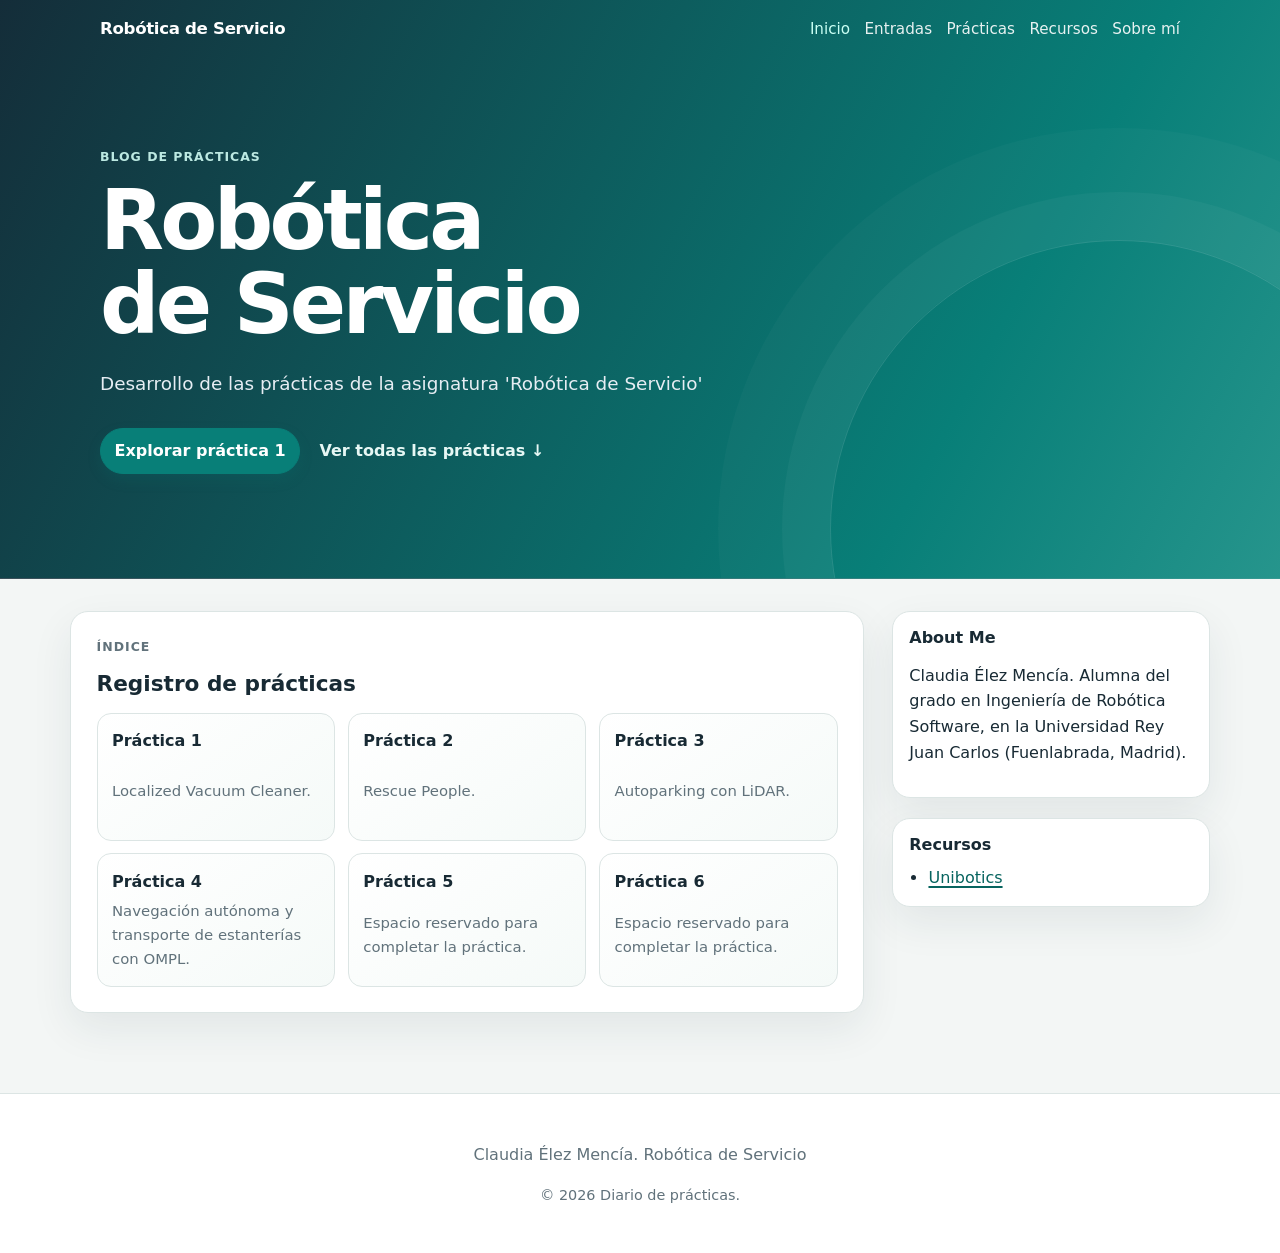
<file: index.html>
<!doctype html>
<html lang="es">
<head>
  <meta charset="utf-8">
  <meta name="viewport" content="width=device-width, initial-scale=1">
  <meta name="description" content="Blog de prácticas y apuntes de Robótica de Servicio con Unibotics.">
  <title>Robótica de Servicio | Prácticas</title>
  <link rel="stylesheet" href="styles.css">
  <script src="script.js" defer></script>
</head>
<body>
  <header class="site-header">
    <div class="nav">
      <a class="brand" href="index.html">Robótica de Servicio</a>
      <button class="menu-button" type="button" aria-expanded="false" aria-controls="site-nav">
        <span>Menú</span>
      </button>
      <nav id="site-nav" aria-label="Navegación principal">
        <a href="index.html">Inicio</a>
        <a href="#entradas">Entradas</a>
        <a href="#practicas">Prácticas</a>
        <a href="#recursos">Recursos</a>
        <a href="#sobre-mi">Sobre mí</a>
      </nav>
    </div>

    <section class="hero">
      <p>Blog de prácticas</p>
      <h1>Robótica de Servicio</h1>
      <p class="subtitle">
        Desarrollo de las prácticas de la asignatura 'Robótica de Servicio'
      </p>
      <div class="hero-actions">
        <a class="button hero-button" href="practica-1.html">Explorar práctica 1</a>
        <a class="hero-link" href="#practicas">Ver todas las prácticas <span aria-hidden="true">↓</span></a>
      </div>
    </section>
  </header>

  <main>
    <div class="layout">
      <section id="entradas" class="post-list" aria-label="Entradas del blog">

        <article id="practicas">
          <div class="meta">
            <span>Índice</span>
          </div>
          <h2>Registro de prácticas</h2>
          <div class="practice-grid">
            <a class="practice-card" href="practica-1.html">
              <strong>Práctica 1</strong>
              <span>Localized Vacuum Cleaner.</span>
            </a>
            <a class="practice-card" href="practica-2.html">
              <strong>Práctica 2</strong>
              <span>Rescue People.</span>
            </a>
            <a class="practice-card" href="practica-3.html">
              <strong>Práctica 3</strong>
              <span>Autoparking con LiDAR.</span>
            </a>
            <a class="practice-card" href="practica-4.html">
              <strong>Práctica 4</strong>
              <span>Navegación autónoma y transporte de estanterías con OMPL.</span>
            </a>
            <a class="practice-card" href="practica-5.html">
              <strong>Práctica 5</strong>
              <span>Espacio reservado para completar la práctica.</span>
            </a>
            <a class="practice-card" href="practica-6.html">
              <strong>Práctica 6</strong>
              <span>Espacio reservado para completar la práctica.</span>
            </a>
          </div>
        </article>
      </section>

      <aside aria-label="Información lateral">
        <section class="side-panel" id="sobre-mi">
          <h2>About Me</h2>
          <p>
            Claudia Élez Mencía. Alumna del grado en Ingeniería de Robótica Software, en la Universidad Rey Juan Carlos (Fuenlabrada, Madrid).
          </p>
        </section>

        <section class="side-panel" id="recursos">
          <h2>Recursos</h2>
          <ul>
            <li><a href="https://unibotics.org/" rel="noreferrer">Unibotics</a></li>
          </ul>
        </section>
      </aside>
    </div>
  </main>

  <footer>
    <p>
      Claudia Élez Mencía. Robótica de Servicio
    </p>
    <p class="footer-small">© <span data-year></span> Diario de prácticas.</p>
  </footer>
</body>
</html>
</file>
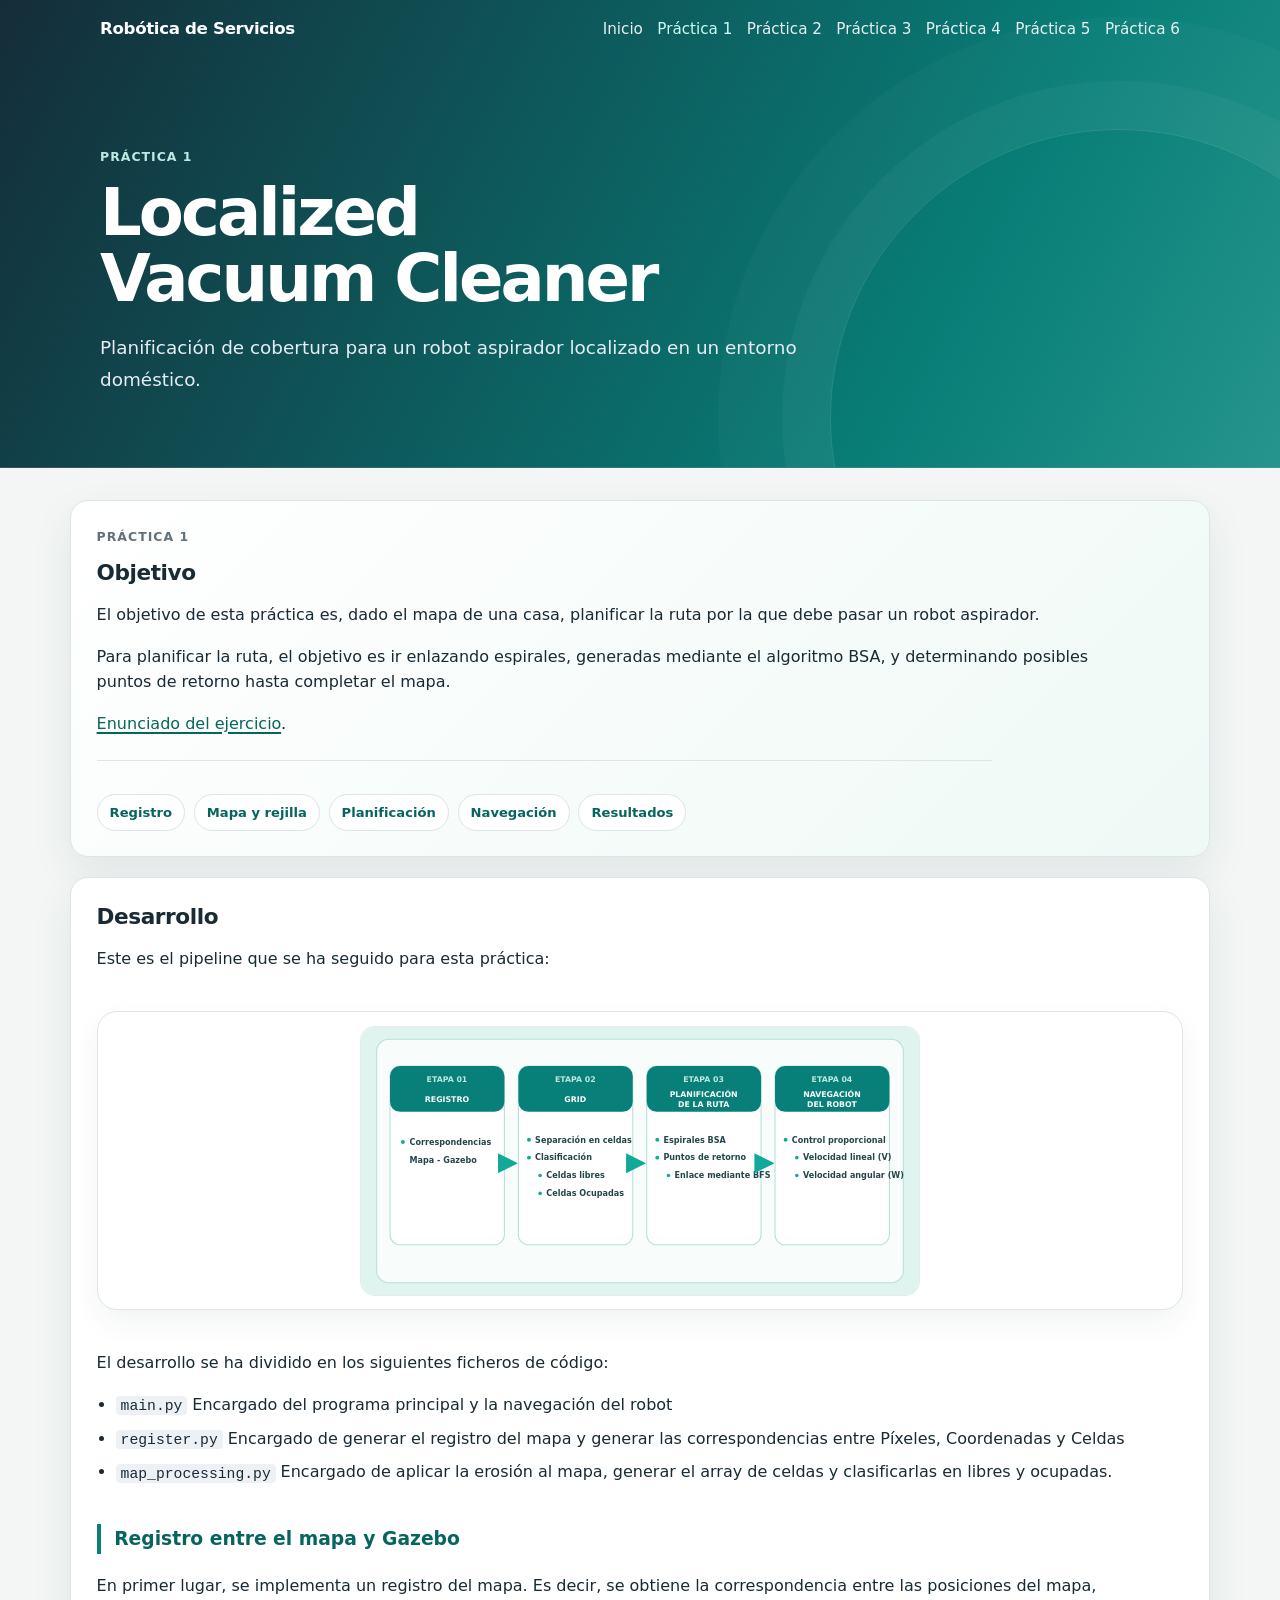
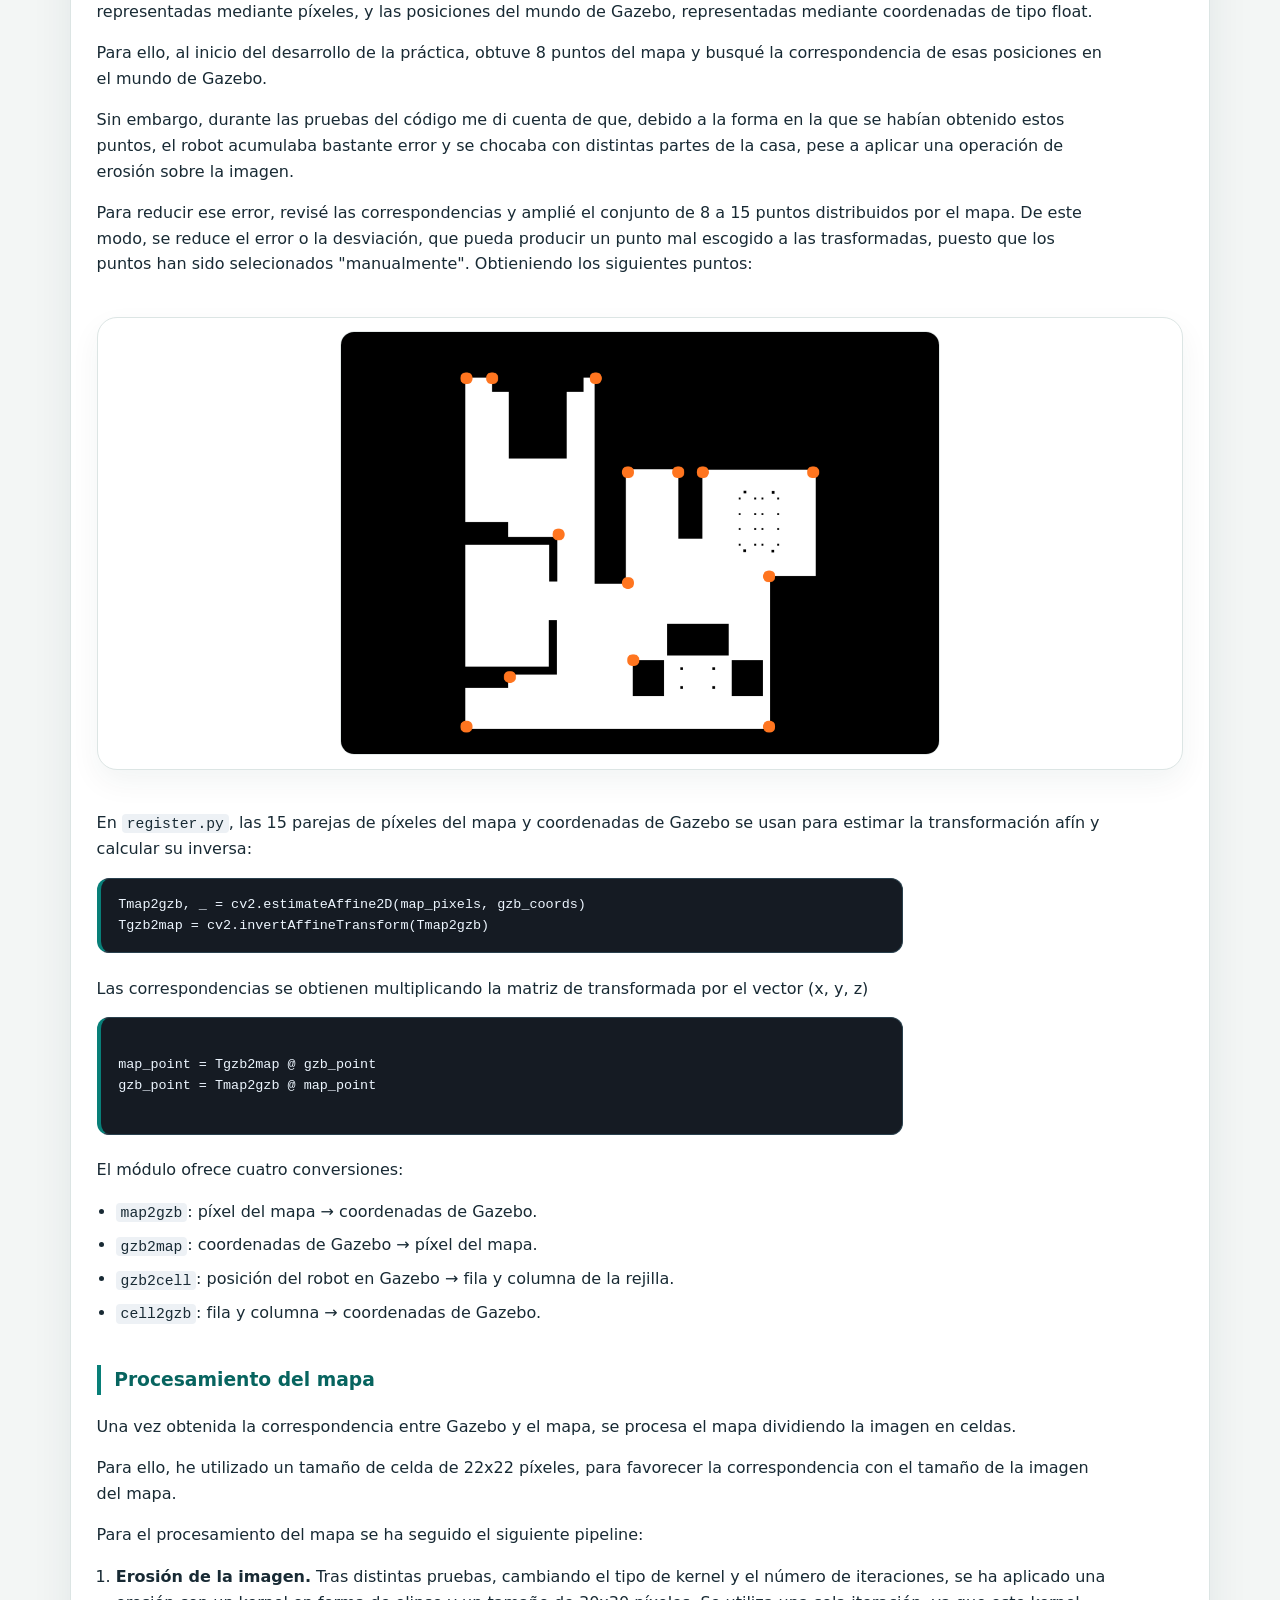
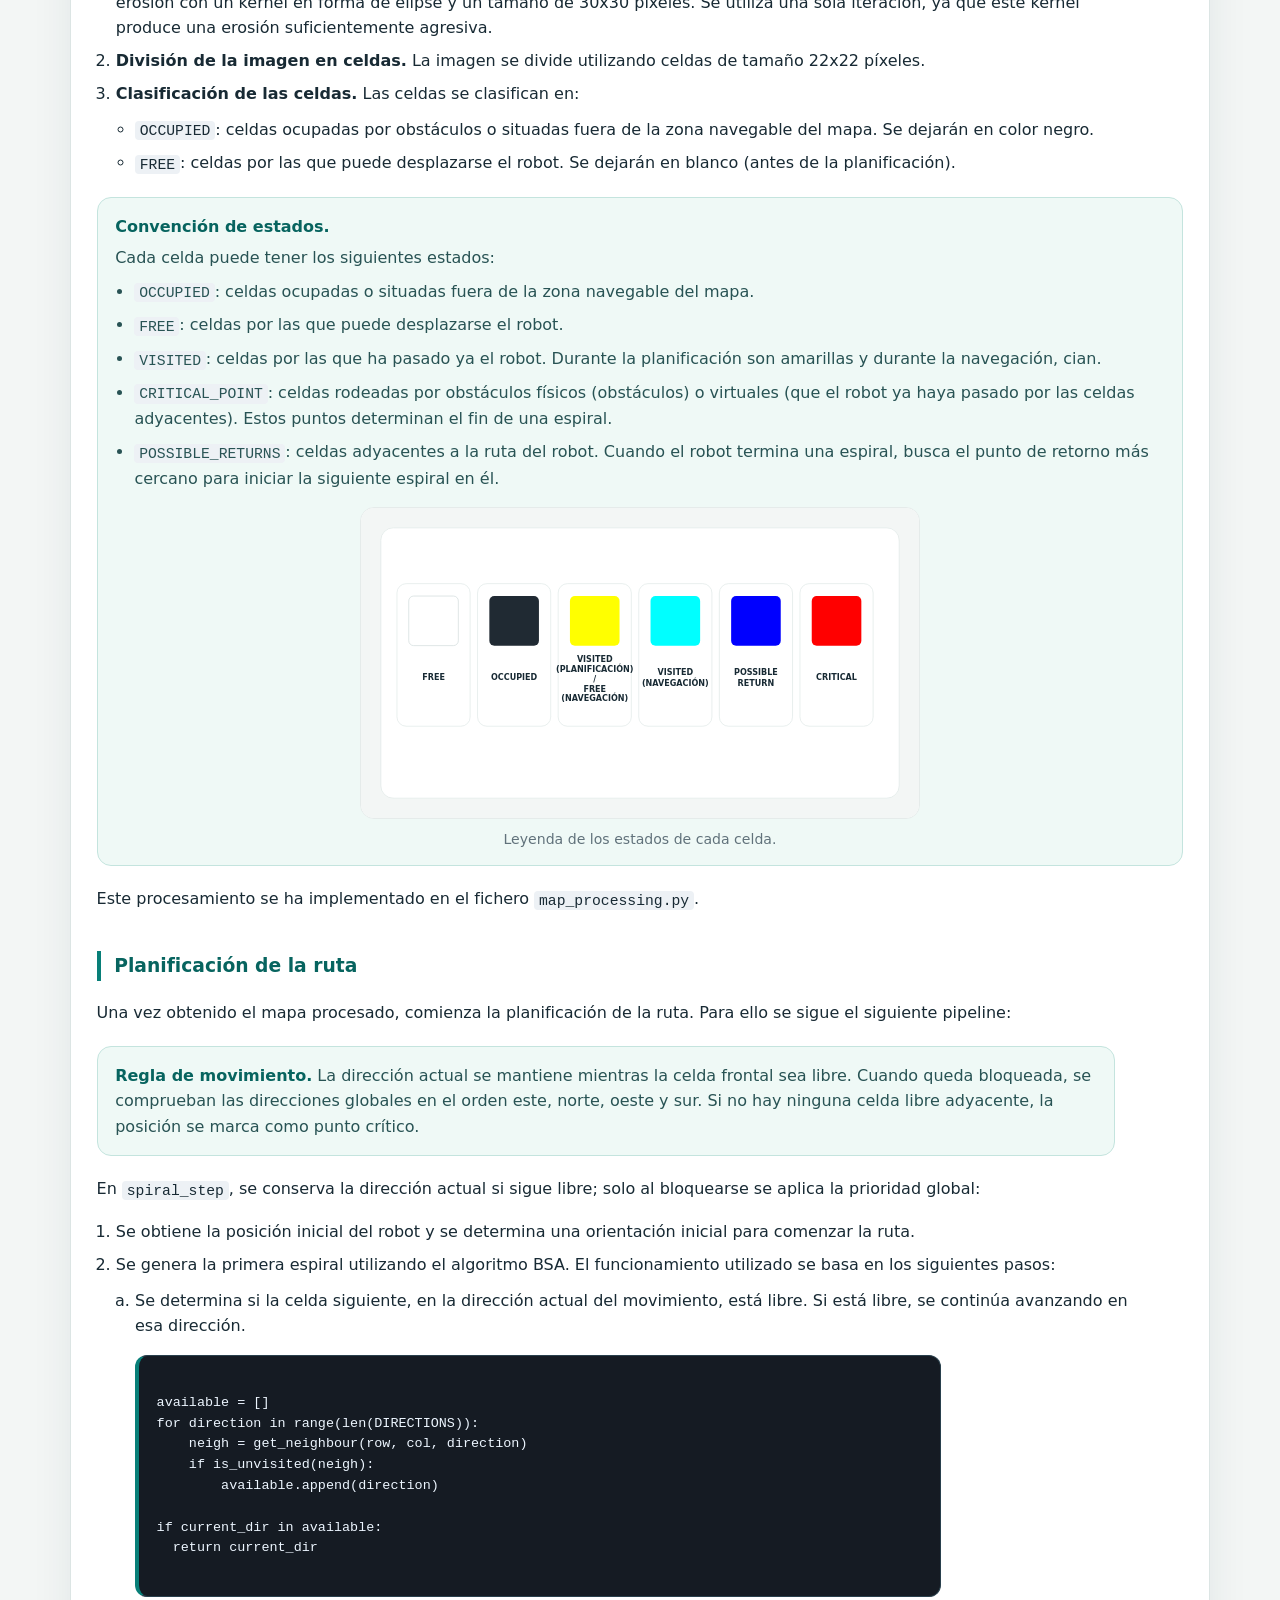
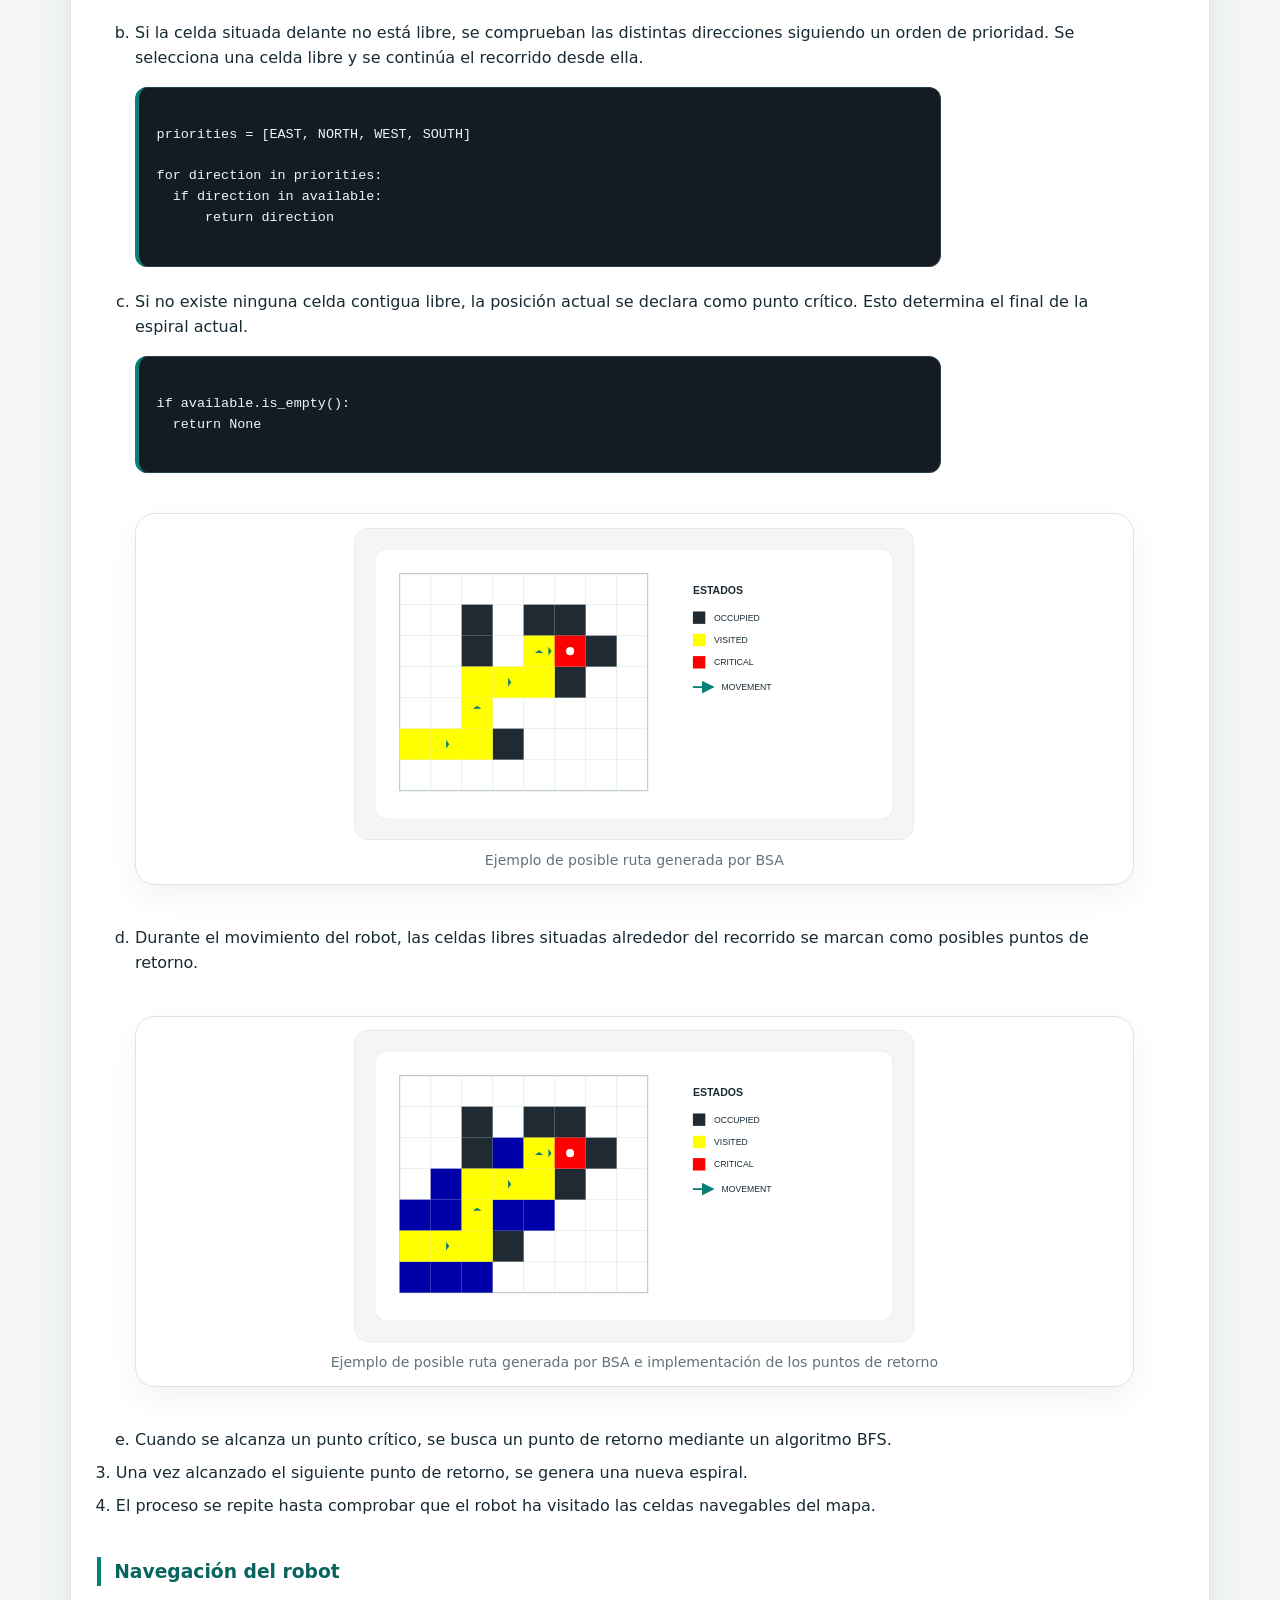
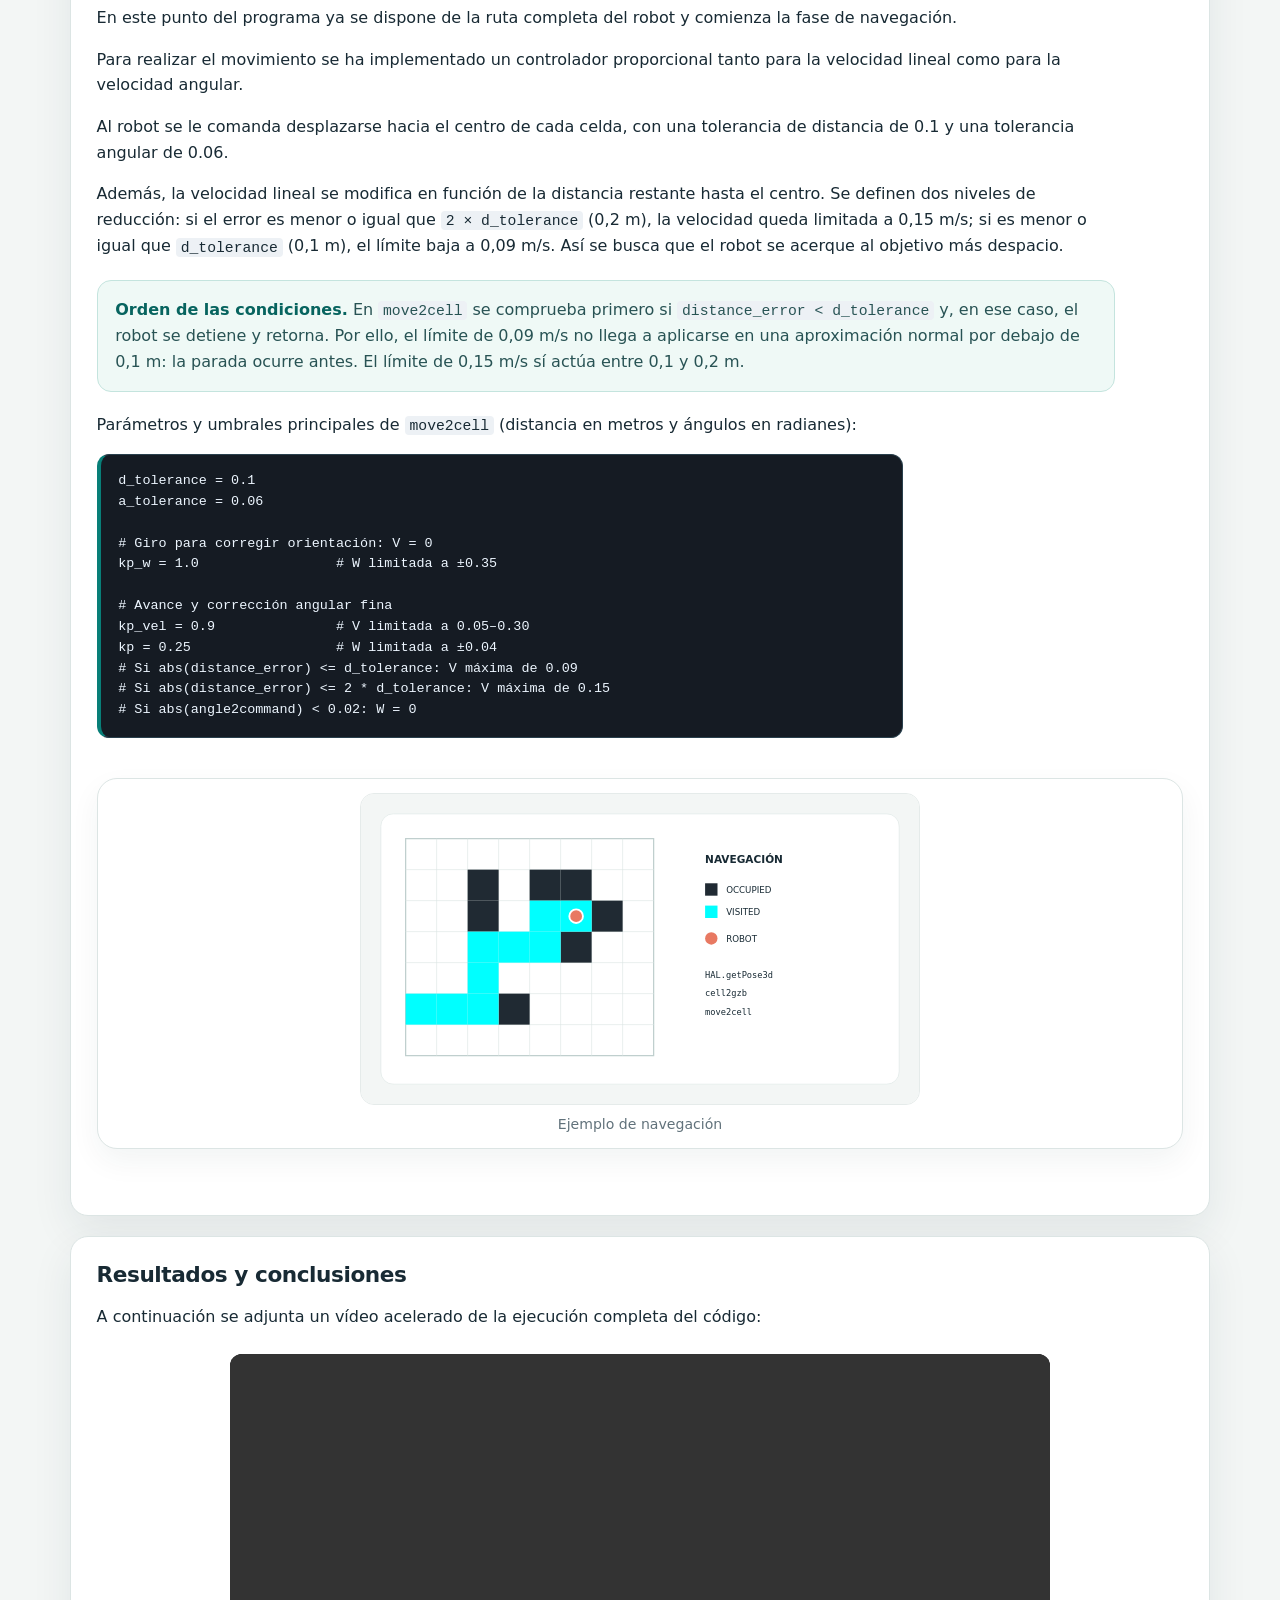
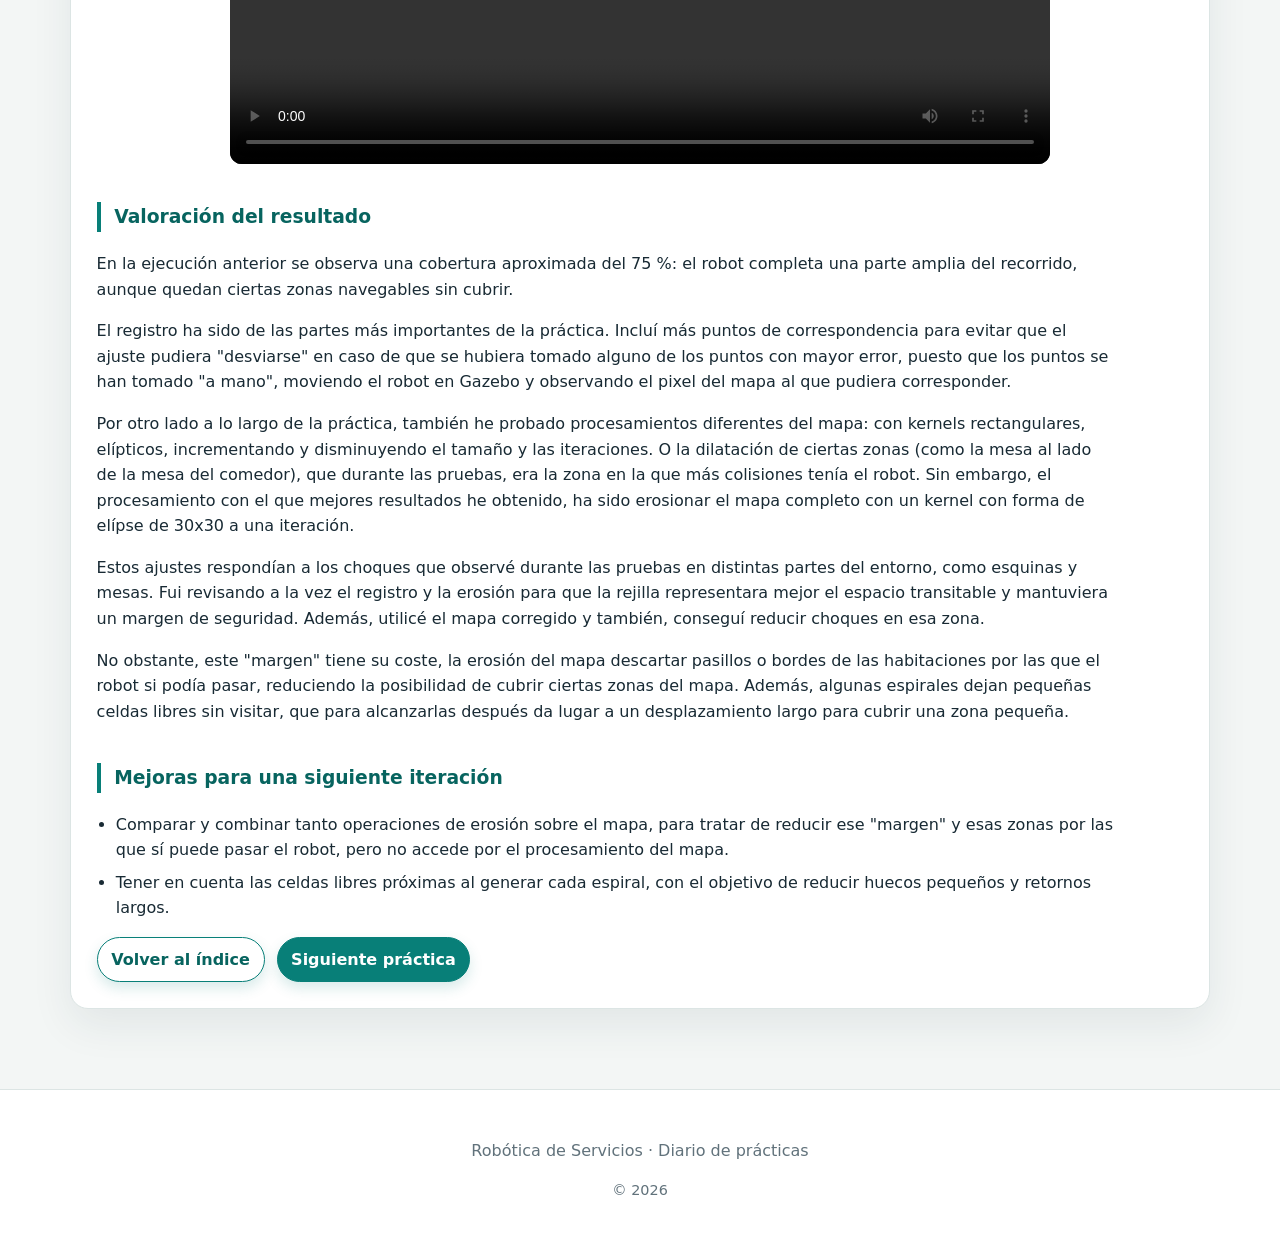
<file: practica-1.html>
<!doctype html>
<html lang="es">
<head>
  <meta charset="utf-8">
  <meta name="viewport" content="width=device-width, initial-scale=1">
  <meta name="description" content="Práctica 1 de Robótica de Servicios.">
  <title>Práctica 1 | Localized Vacuum Cleaner</title>

  <link rel="stylesheet" href="styles.css">
  <script src="script.js" defer></script>
</head>

<body>

  <header class="practice-header">

    <div class="nav">
      <a class="brand" href="index.html">Robótica de Servicios</a>

      <button
        class="menu-button"
        type="button"
        aria-expanded="false"
        aria-controls="site-nav"
      >
        <span>Menú</span>
      </button>

      <nav id="site-nav" aria-label="Navegación principal">
        <a href="index.html">Inicio</a>
        <a href="practica-1.html">Práctica 1</a>
        <a href="practica-2.html">Práctica 2</a>
        <a href="practica-3.html">Práctica 3</a>
        <a href="practica-4.html">Práctica 4</a>
        <a href="practica-5.html">Práctica 5</a>
        <a href="practica-6.html">Práctica 6</a>
      </nav>
    </div>

    <section class="practice-hero">
      <p>Práctica 1</p>

      <h1>Localized Vacuum Cleaner</h1>

      <p class="subtitle">
        Planificación de cobertura para un robot aspirador localizado
        en un entorno doméstico.
      </p>
    </section>

  </header>


  <main class="practice-main">

    <section class="practice-content">


      <article class="content-panel">

        <div class="meta">
          <span>Práctica 1</span>
        </div>

        <h2>Objetivo</h2>

        <p>
          El objetivo de esta práctica es, dado el mapa de una casa,
          planificar la ruta por la que debe pasar un robot aspirador.
        </p>

        <p>
          Para planificar la ruta, el objetivo es ir enlazando espirales,
          generadas mediante el algoritmo BSA, y determinando posibles
          puntos de retorno hasta completar el mapa.
        </p>

        <p>
          <a href="https://jderobot.github.io/RoboticsAcademy/exercises/MobileRobots/vacuum_cleaner_loc" target="_blank" rel="noreferrer">Enunciado del ejercicio</a>.
        </p>

        <p class="source-note"></p>

        <div class="section-index" aria-label="Secciones de la práctica">
          <a href="#registro">Registro</a>
          <a href="#procesamiento">Mapa y rejilla</a>
          <a href="#planificacion">Planificación</a>
          <a href="#navegacion">Navegación</a>
          <a href="#resultados">Resultados</a>
        </div>

      </article>


      <article class="content-panel">

        <h2>Desarrollo</h2>

        <p>
          Este es el pipeline que se ha seguido para esta práctica:
        </p>

        <figure class="practice-figure">
          <img src="docs/p1/pipeline_codigo.svg" alt="Etapas de desarrollo: procesamiento del mapa, clasificación de celdas, planificación BSA y navegación proporcional">
        </figure>

        <p>
          El desarrollo se ha dividido en los siguientes ficheros de código:
        </p>

        <ul>
          <li><code>main.py</code> Encargado del programa principal y la navegación del robot </li>
          <li><code>register.py</code> Encargado de generar el registro del mapa y generar las correspondencias entre Píxeles, Coordenadas y Celdas</li>
          <li><code>map_processing.py</code> Encargado de aplicar la erosión al mapa, generar el array de celdas y clasificarlas en libres y ocupadas.</li>
        </ul>

        <h3 id="registro">Registro entre el mapa y Gazebo</h3>

        <p>
          En primer lugar, se implementa un registro del mapa. Es decir,
          se obtiene la correspondencia entre las posiciones del mapa,
          representadas mediante píxeles, y las posiciones del mundo de
          Gazebo, representadas mediante coordenadas de tipo float.
        </p>

        <p>
          Para ello, al inicio del desarrollo de la práctica, obtuve
          8 puntos del mapa y busqué la correspondencia de esas posiciones
          en el mundo de Gazebo.
        </p>

        <p>
          Sin embargo, durante las pruebas del código me di cuenta de que,
          debido a la forma en la que se habían obtenido estos puntos,
          el robot acumulaba bastante error y se chocaba con distintas partes
          de la casa, pese a aplicar una operación de erosión
          sobre la imagen.
        </p>

        <p>
          Para reducir ese error, revisé las correspondencias y amplié el conjunto
          de 8 a 15 puntos distribuidos por el mapa. De este modo, se reduce el error o la desviación, que
          pueda producir un punto mal escogido a las trasformadas, puesto que los puntos
          han sido selecionados "manualmente". Obtieniendo los siguientes puntos:
        </p>

        <figure class="practice-figure">

          <img
            src="docs/p1/map_points.png"
            alt="Mapa original con puntos de correspondencia para el registro con Gazebo"
          >

        </figure>

        <p>
          En <code>register.py</code>, las 15 parejas de píxeles del mapa y
          coordenadas de Gazebo se usan para estimar la transformación afín y
          calcular su inversa:
        </p>
        <pre class="code-block"><code>Tmap2gzb, _ = cv2.estimateAffine2D(map_pixels, gzb_coords)
Tgzb2map = cv2.invertAffineTransform(Tmap2gzb)</code></pre>

        <p>Las correspondencias se obtienen multiplicando la matriz de transformada por el vector (x, y, z)</p>
        <pre class="code-block"><code>
map_point = Tgzb2map @ gzb_point
gzb_point = Tmap2gzb @ map_point
        </code></pre>

        <p>El módulo ofrece cuatro conversiones:</p>
        <ul>
          <li><code>map2gzb</code>: píxel del mapa → coordenadas de Gazebo.</li>
          <li><code>gzb2map</code>: coordenadas de Gazebo → píxel del mapa.</li>
          <li><code>gzb2cell</code>: posición del robot en Gazebo → fila y columna de la rejilla.</li>
          <li><code>cell2gzb</code>: fila y columna → coordenadas de Gazebo.</li>
        </ul>

        <h3 id="procesamiento">Procesamiento del mapa</h3>

        <p>
          Una vez obtenida la correspondencia entre Gazebo y el mapa, se procesa el mapa
          dividiendo la imagen en celdas.
        </p>

        <p>
          Para ello, he utilizado un tamaño de celda
          de 22x22 píxeles, para favorecer la correspondencia
          con el tamaño de la imagen del mapa.
        </p>

        <p>
          Para el procesamiento del mapa se ha seguido el siguiente pipeline:
        </p>

        <ol>

          <li>
            <strong>Erosión de la imagen.</strong>

            Tras distintas pruebas, cambiando el tipo de kernel y el número
            de iteraciones, se ha aplicado una erosión con un kernel en forma
            de elipse y un tamaño de 30x30 píxeles.

            Se utiliza una sola iteración, ya que este kernel produce una
            erosión suficientemente agresiva.
          </li>

          <li>
            <strong>División de la imagen en celdas.</strong>

            La imagen se divide utilizando celdas de tamaño 22x22 píxeles.
          </li>

          <li>
            <strong>Clasificación de las celdas.</strong>

            Las celdas se clasifican en:

            <ul>
              <li>
                <code>OCCUPIED</code>: celdas ocupadas por obstáculos o situadas fuera
                de la zona navegable del mapa. Se dejarán en color negro.
              </li>

              <li>
                <code>FREE</code>: celdas por las que puede desplazarse
                el robot. Se dejarán en blanco (antes de la planificación).
              </li>
            </ul>
          </li>

        </ol>

        <div class="technical-note state-convention">
          <strong>Convención de estados.</strong>
          <p>Cada celda puede tener los siguientes estados:</p>
          <ul>
              <li>
                <code>OCCUPIED</code>: celdas ocupadas o situadas fuera
                de la zona navegable del mapa.
              </li>

              <li>
                <code>FREE</code>: celdas por las que puede desplazarse
                el robot.
              </li>

              <li>
                <code>VISITED</code>: celdas por las que ha pasado ya el robot. Durante la planificación son amarillas y durante la navegación, cian.
              </li>

              <li>
                <code>CRITICAL_POINT</code>: celdas rodeadas por obstáculos físicos (obstáculos) o virtuales (que el robot ya haya pasado por
                las celdas adyacentes). Estos puntos determinan el fin de una espiral.
              </li>

              <li>
                <code>POSSIBLE_RETURNS</code>: celdas adyacentes a la ruta del robot. Cuando el robot termina una espiral,
                busca el punto de retorno más cercano para iniciar la siguiente espiral en él.
              </li>
          </ul>

          <figure class="practice-figure">
            <img src="docs/p1/estados_grid.svg" alt="Estados de las celdas; el amarillo indica VISITED durante planificación y FREE durante navegación">
            <figcaption>Leyenda de los estados de cada celda.</figcaption>
          </figure>
        </div>

        <p>
          Este procesamiento se ha implementado en el fichero <code>map_processing.py</code>.
        </p>


        <h3 id="planificacion">Planificación de la ruta</h3>

        <p>
          Una vez obtenido el mapa procesado, comienza la planificación
          de la ruta. Para ello se sigue el siguiente pipeline:
        </p>

        <p class="technical-note">
          <strong>Regla de movimiento.</strong>
          La dirección actual se mantiene mientras la celda frontal sea libre.
          Cuando queda bloqueada, se comprueban las direcciones globales en el
          orden este, norte, oeste y sur. Si no hay ninguna celda libre
          adyacente, la posición se marca como punto crítico.
        </p>

        <p>En <code>spiral_step</code>, se conserva la dirección actual si sigue libre; solo al bloquearse se aplica la prioridad global:</p>
        <ol>

          <li>
            Se obtiene la posición inicial del robot y se determina
            una orientación inicial para comenzar la ruta.
          </li>

          <li>
            Se genera la primera espiral utilizando el algoritmo BSA.

            El funcionamiento utilizado se basa en los siguientes pasos:

            <ol type="a">

              <li>
                Se determina si la celda siguiente, en la dirección
                actual del movimiento, está libre.

                Si está libre, se continúa avanzando en esa dirección. 

              </li>

              <pre class="code-block"><code>
available = []
for direction in range(len(DIRECTIONS)):
    neigh = get_neighbour(row, col, direction)
    if is_unvisited(neigh):
        available.append(direction)

if current_dir in available:
  return current_dir
                </code></pre>

              <li>
                Si la celda situada delante no está libre, se comprueban
                las distintas direcciones siguiendo un orden de prioridad.

                Se selecciona una celda libre y se continúa el recorrido
                desde ella.
              </li>

              <pre class="code-block"><code>
priorities = [EAST, NORTH, WEST, SOUTH]

for direction in priorities:
  if direction in available:
      return direction
              </code></pre>

              <li>
                Si no existe ninguna celda contigua libre, la posición
                actual se declara como punto crítico.

                Esto determina el final de la espiral actual.
              </li>

              <pre class="code-block"><code>
if available.is_empty():
  return None
              </code></pre>

              <figure class="practice-figure">
                <img src="docs/p1/espiral_grid.svg" alt="Ejemplo de espiral BSA en cuadrícula con celdas libres, obstáculos y punto crítico">
                <figcaption>Ejemplo de posible ruta generada por BSA</figcaption>
              </figure>

              <li>
                Durante el movimiento del robot, las celdas libres
                situadas alrededor del recorrido se marcan como posibles
                puntos de retorno.
              </li>

              <figure class="practice-figure">
                <img src="docs/p1/espiral_retorno.svg" alt="Espiral BSA con celdas posibles de retorno marcadas en azul oscuro">
                <figcaption>Ejemplo de posible ruta generada por BSA e implementación de los puntos de retorno </figcaption>
              </figure>

              <li>
                Cuando se alcanza un punto crítico, se busca un punto
                de retorno mediante un algoritmo BFS.
              </li>

            </ol>
          </li>

          <li>
            Una vez alcanzado el siguiente punto de retorno, se genera
            una nueva espiral.
          </li>

          <li>
            El proceso se repite hasta comprobar que el robot ha visitado
            las celdas navegables del mapa.
          </li>

        </ol>

        <h3 id="navegacion">Navegación del robot</h3>

        <p>
          En este punto del programa ya se dispone de la ruta completa
          del robot y comienza la fase de navegación.
        </p>


        <p>
          Para realizar el movimiento se ha implementado un controlador
          proporcional tanto para la velocidad lineal como para la velocidad
          angular.
        </p>

        <p>
          Al robot se le comanda desplazarse hacia el centro de cada celda,
          con una tolerancia de distancia de 0.1 y una tolerancia angular de 0.06.
        </p>

        <p>
          Además, la velocidad lineal se modifica en función de la distancia
          restante hasta el centro. Se definen dos niveles de reducción: si el
          error es menor o igual que <code>2 × d_tolerance</code> (0,2 m), la
          velocidad queda limitada a 0,15 m/s; si es menor o igual que
          <code>d_tolerance</code> (0,1 m), el límite baja a 0,09 m/s. Así se
          busca que el robot se acerque al objetivo más despacio.
        </p>

        <p class="technical-note">
          <strong>Orden de las condiciones.</strong>
          En <code>move2cell</code> se comprueba primero si
          <code>distance_error &lt; d_tolerance</code> y, en ese caso, el robot
          se detiene y retorna. Por ello, el límite de 0,09 m/s no llega a
          aplicarse en una aproximación normal por debajo de 0,1 m: la parada
          ocurre antes. El límite de 0,15 m/s sí actúa entre 0,1 y 0,2 m.
        </p>

        <p>
          Parámetros y umbrales principales de <code>move2cell</code> (distancia
          en metros y ángulos en radianes):
        </p>
        <pre class="code-block"><code>d_tolerance = 0.1
a_tolerance = 0.06

# Giro para corregir orientación: V = 0
kp_w = 1.0                 # W limitada a ±0.35

# Avance y corrección angular fina
kp_vel = 0.9               # V limitada a 0.05–0.30
kp = 0.25                  # W limitada a ±0.04
# Si abs(distance_error) &lt;= d_tolerance: V máxima de 0.09
# Si abs(distance_error) &lt;= 2 * d_tolerance: V máxima de 0.15
# Si abs(angle2command) &lt; 0.02: W = 0</code></pre>

        <figure class="practice-figure">
          <img src="docs/p1/navegacion_pid.svg" alt="Celdas alcanzadas por el robot durante el seguimiento de la ruta">
          <figcaption>Ejemplo de navegación</figcaption>
        </figure>

      </article>


      <article class="content-panel">

        <h2 id="resultados">Resultados y conclusiones</h2>

        <p>
          A continuación se adjunta un vídeo acelerado de la ejecución
          completa del código:
        </p>


        <div class="video-container">

          <video controls>
            <source
              src="docs/p1/demo_p1.mp4"
              type="video/mp4"
            >

            Tu navegador no soporta la reproducción de vídeo.
          </video>

        </div>

        <h3>Valoración del resultado</h3>

        <p>
          En la ejecución anterior se observa una cobertura aproximada del 75 %: el robot completa una parte
          amplia del recorrido, aunque quedan ciertas zonas navegables sin cubrir.
        </p>

        <p>
          El registro ha sido de las partes más importantes de la práctica.
          Incluí más puntos de correspondencia para evitar que el ajuste
          pudiera "desviarse" en caso de que se hubiera tomado alguno de los puntos
          con mayor error, puesto que los puntos se han tomado "a mano", moviendo el robot en Gazebo y
          observando el pixel del mapa al que pudiera corresponder.
        </p>

        <p>
          Por otro lado a lo largo de la práctica, también he probado procesamientos diferentes del mapa:
          con kernels rectangulares, elípticos, incrementando y disminuyendo el tamaño y las iteraciones.
          O la dilatación de ciertas zonas (como la mesa al lado de la mesa del comedor), que durante las
          pruebas, era la zona en la que más colisiones tenía el robot. Sin embargo, el procesamiento con el 
          que mejores resultados he obtenido, ha sido erosionar el mapa completo con un kernel con forma de
          elípse de 30x30 a una iteración.
        </p>

        <p>
          Estos ajustes respondían a los choques que observé durante las pruebas en
          distintas partes del entorno, como esquinas y mesas. Fui revisando a
          la vez el registro y la erosión para que la rejilla representara mejor
          el espacio transitable y mantuviera un margen de seguridad. Además, utilicé el mapa corregido y también, conseguí
          reducir choques en esa zona.
        </p>

        <p>
          No obstante, este "margen" tiene su coste, la erosión del mapa descartar pasillos o
          bordes de las habitaciones por las que el robot si podía pasar, reduciendo la posibilidad
          de cubrir ciertas zonas del mapa. Además, algunas espirales dejan
          pequeñas celdas libres sin visitar, que para alcanzarlas después da lugar a un desplazamiento largo
          para cubrir una zona pequeña. 
        </p>

        <h3>Mejoras para una siguiente iteración</h3>

        <ul>
          <li>
            Comparar y combinar tanto operaciones de erosión sobre el mapa, para tratar
            de reducir ese "margen" y esas zonas por las que sí puede pasar el robot, pero no 
            accede por el procesamiento del mapa.
          </li>
          <li>
            Tener en cuenta las celdas libres próximas al generar cada espiral,
            con el objetivo de reducir huecos pequeños y retornos largos.
          </li>
        </ul>

        <div class="practice-nav">

          <a
            class="button secondary"
            href="index.html#practicas"
          >
            Volver al índice
          </a>

          <a
            class="button"
            href="practica-2.html"
          >
            Siguiente práctica
          </a>

        </div>

      </article>

    </section>

  </main>


  <footer>

    <p>
      Robótica de Servicios · Diario de prácticas
    </p>

    <p class="footer-small">
      © <span data-year></span>
    </p>

  </footer>

</body>
</html>
</file>
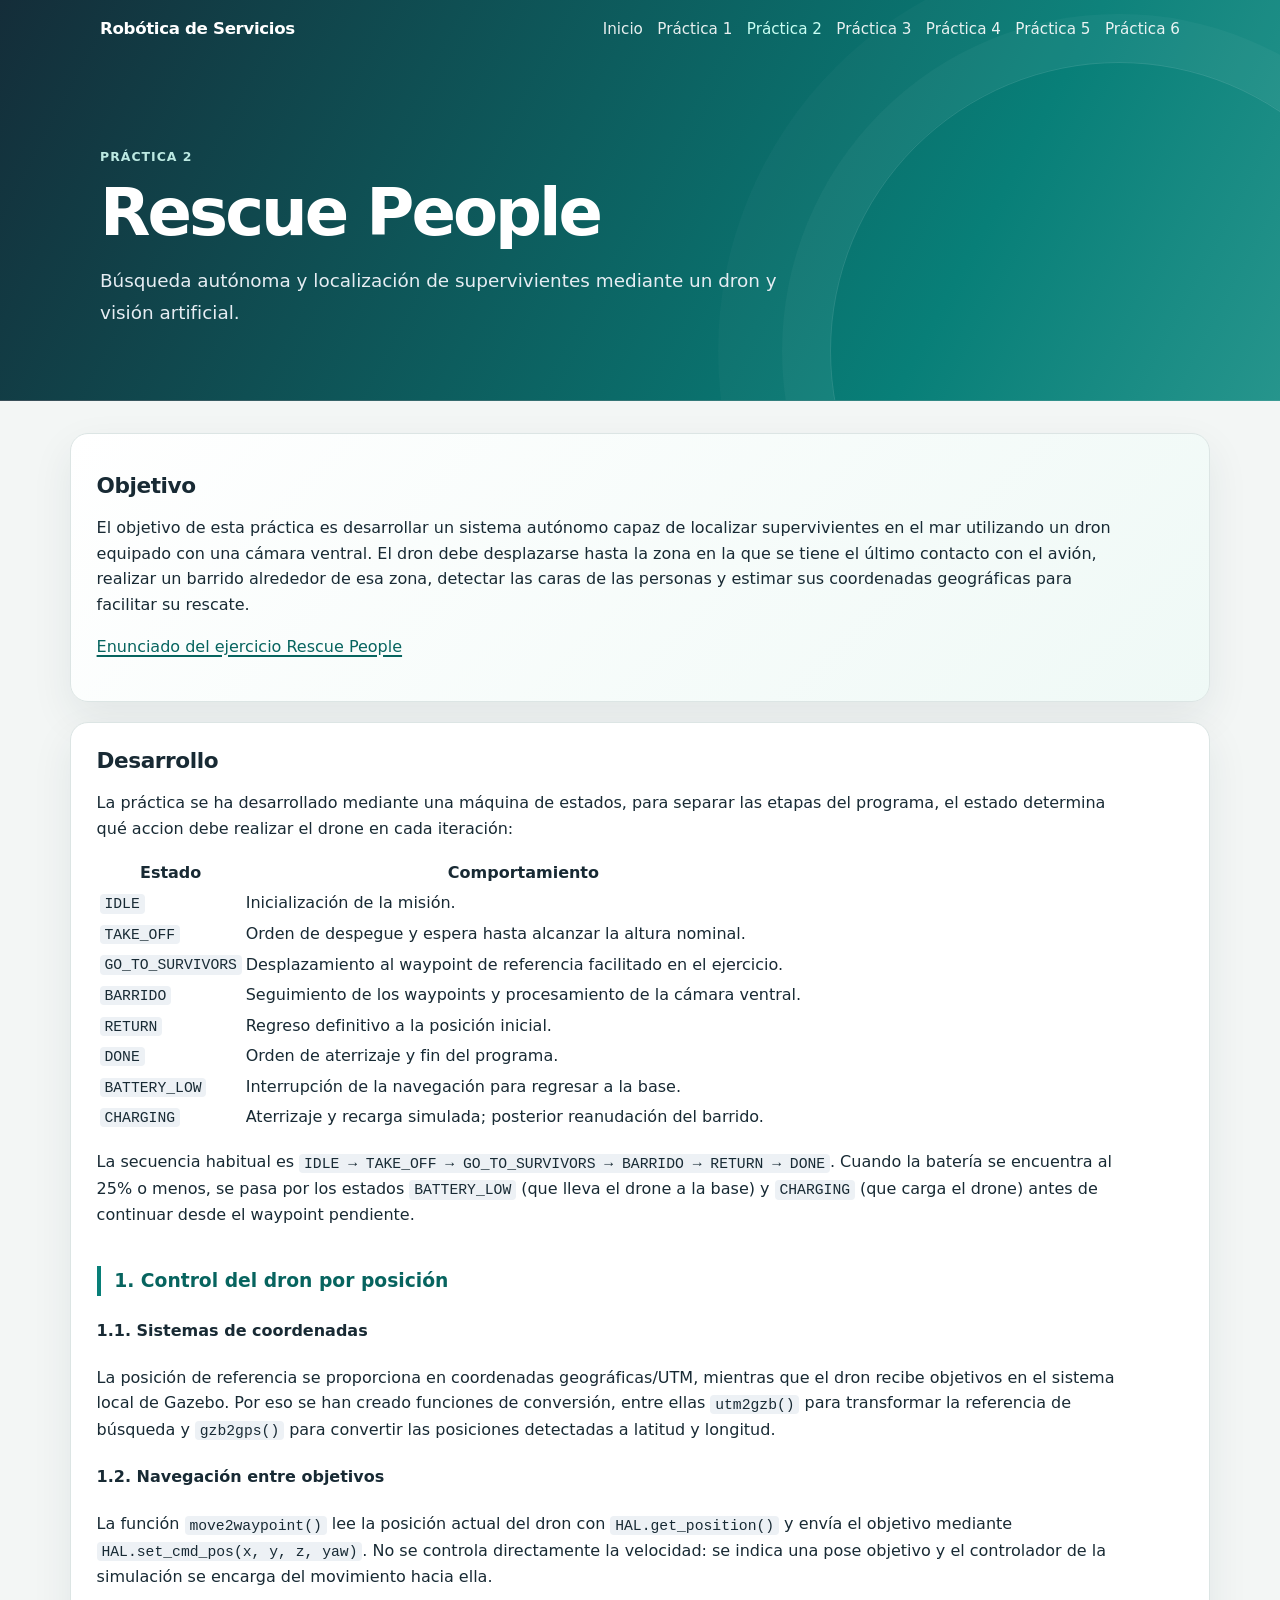
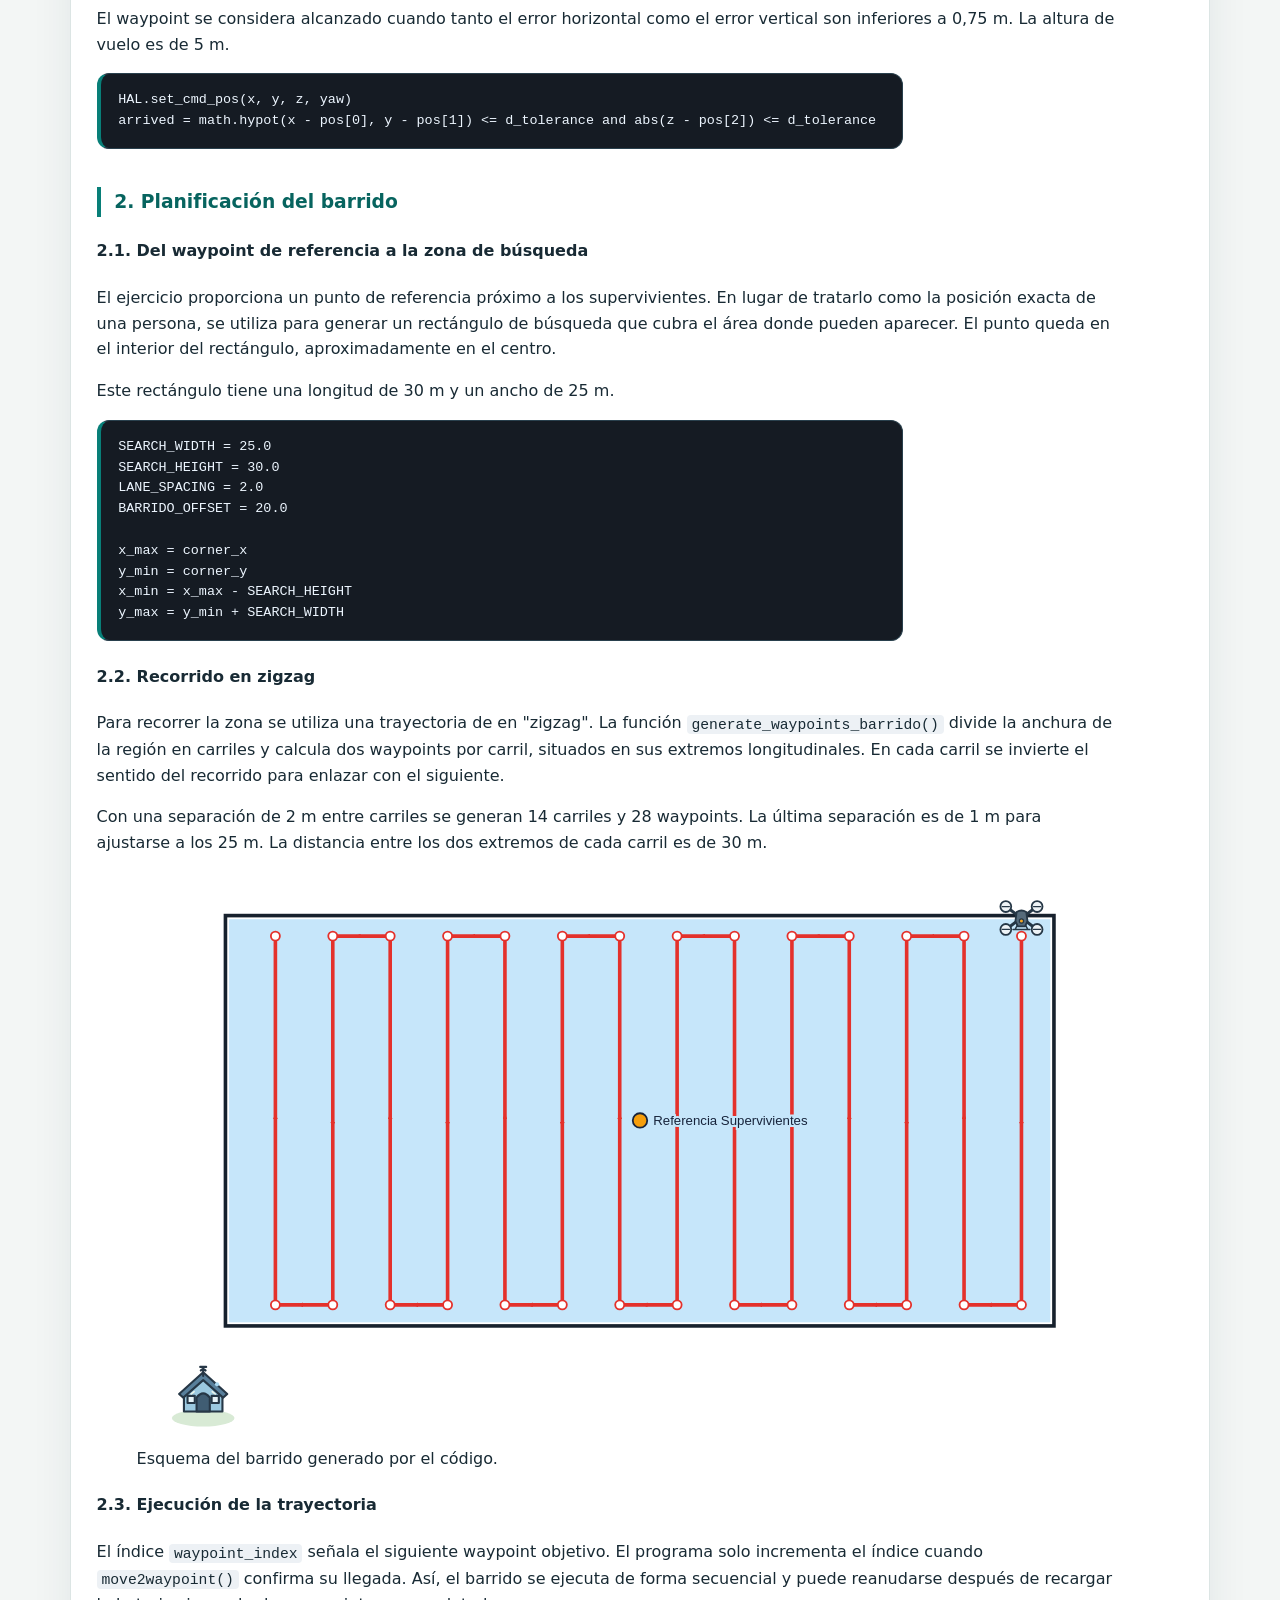
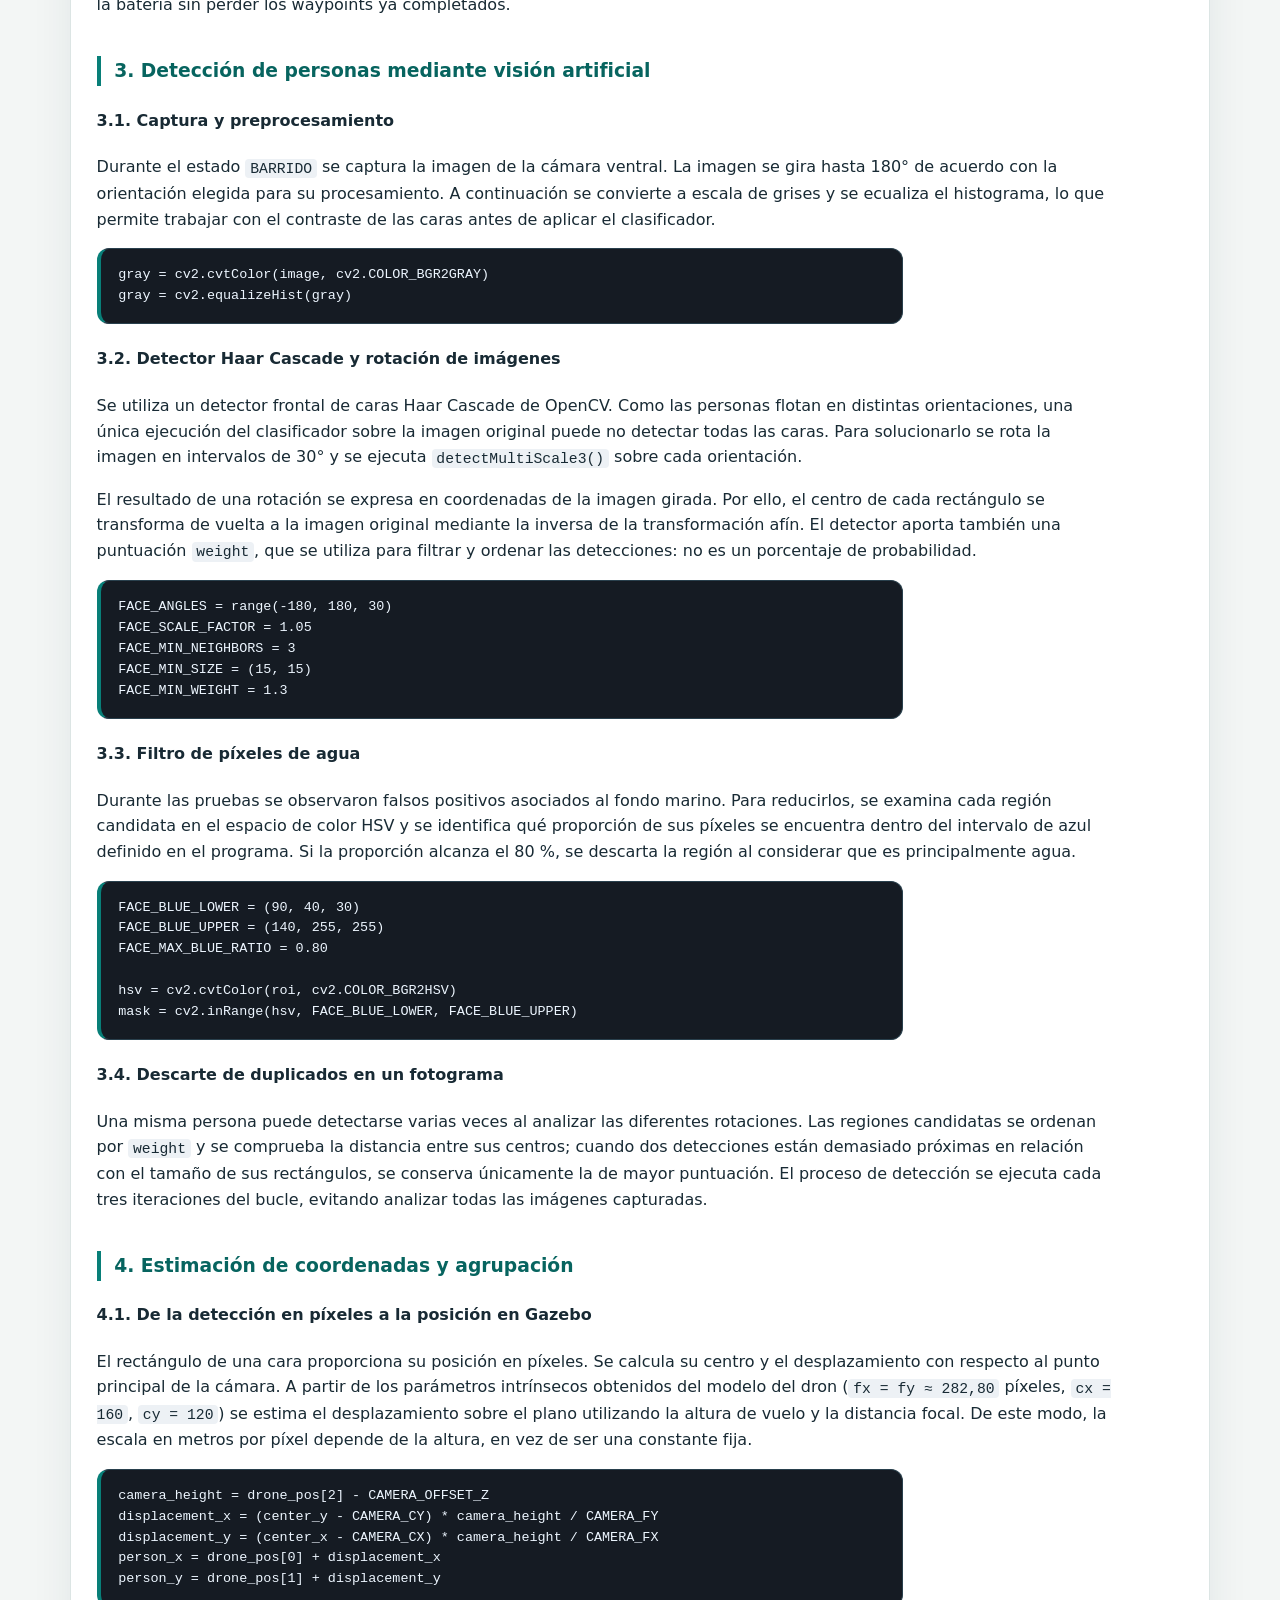
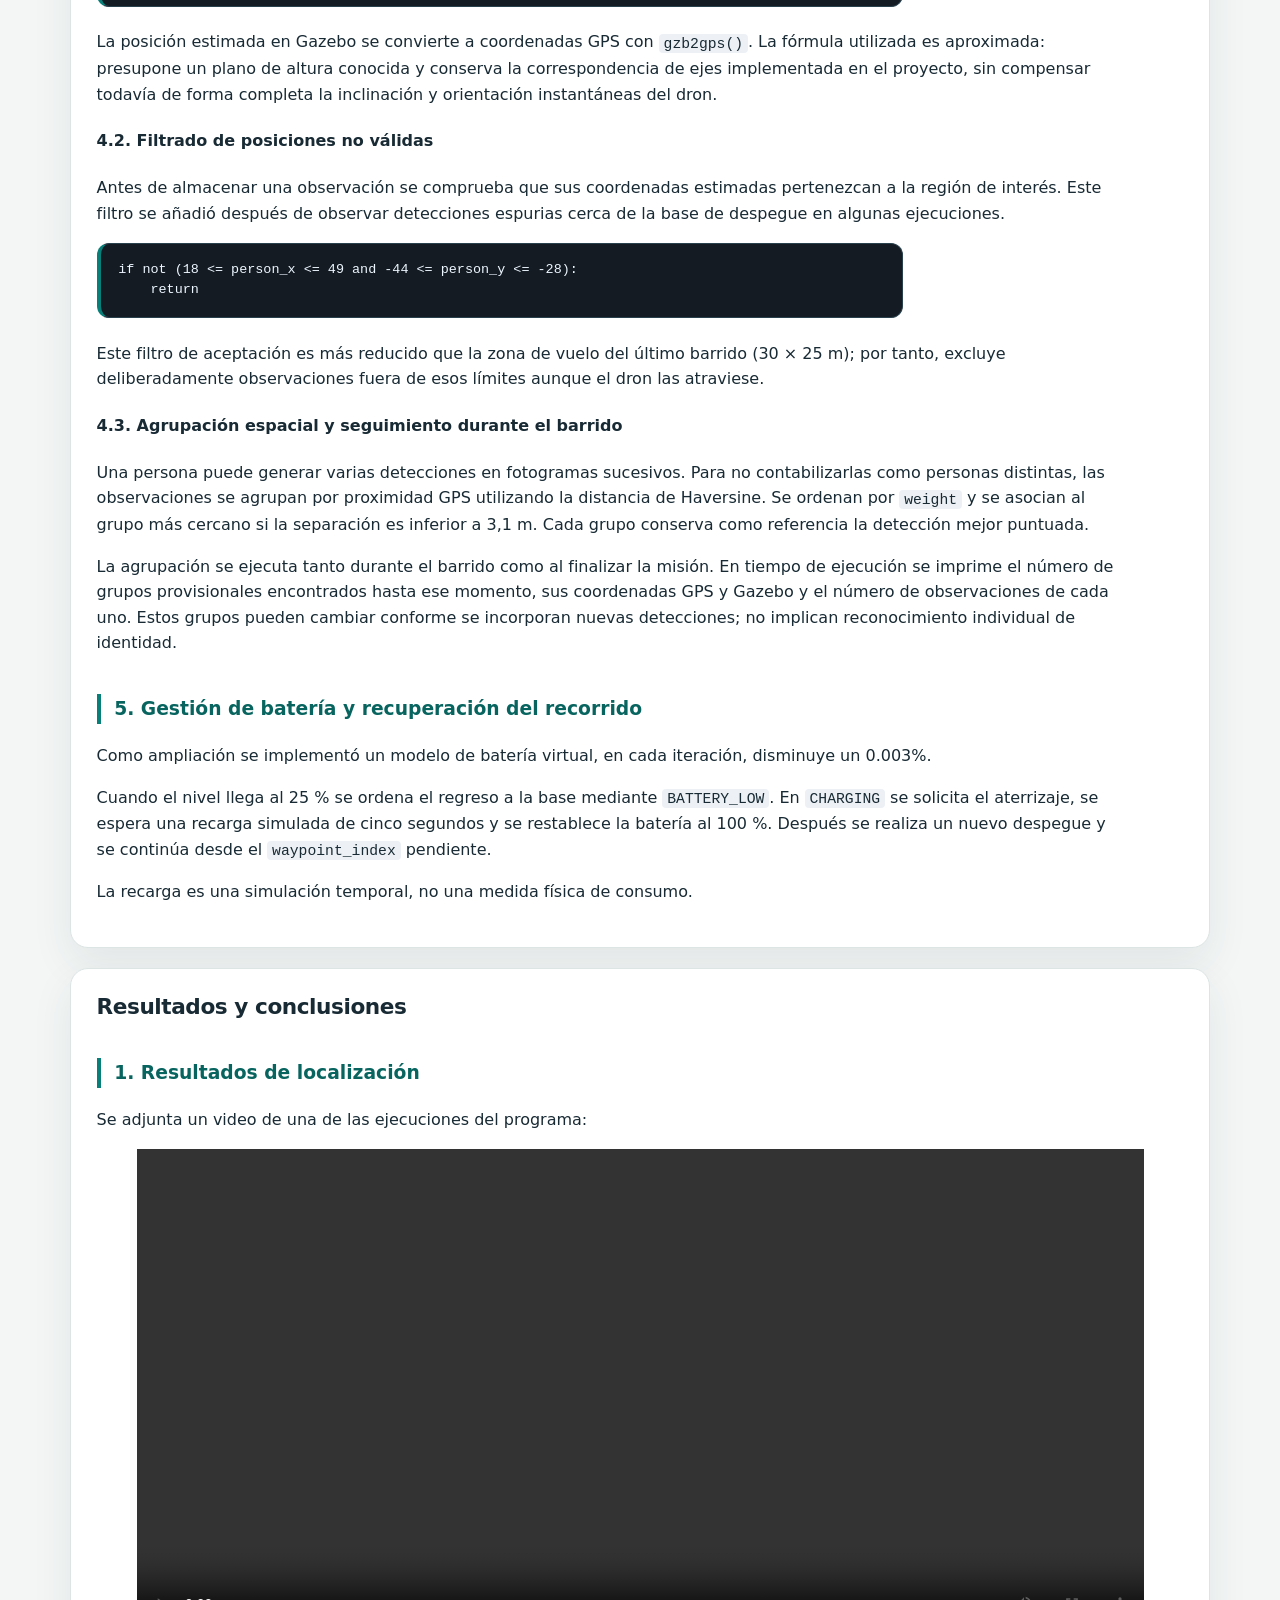
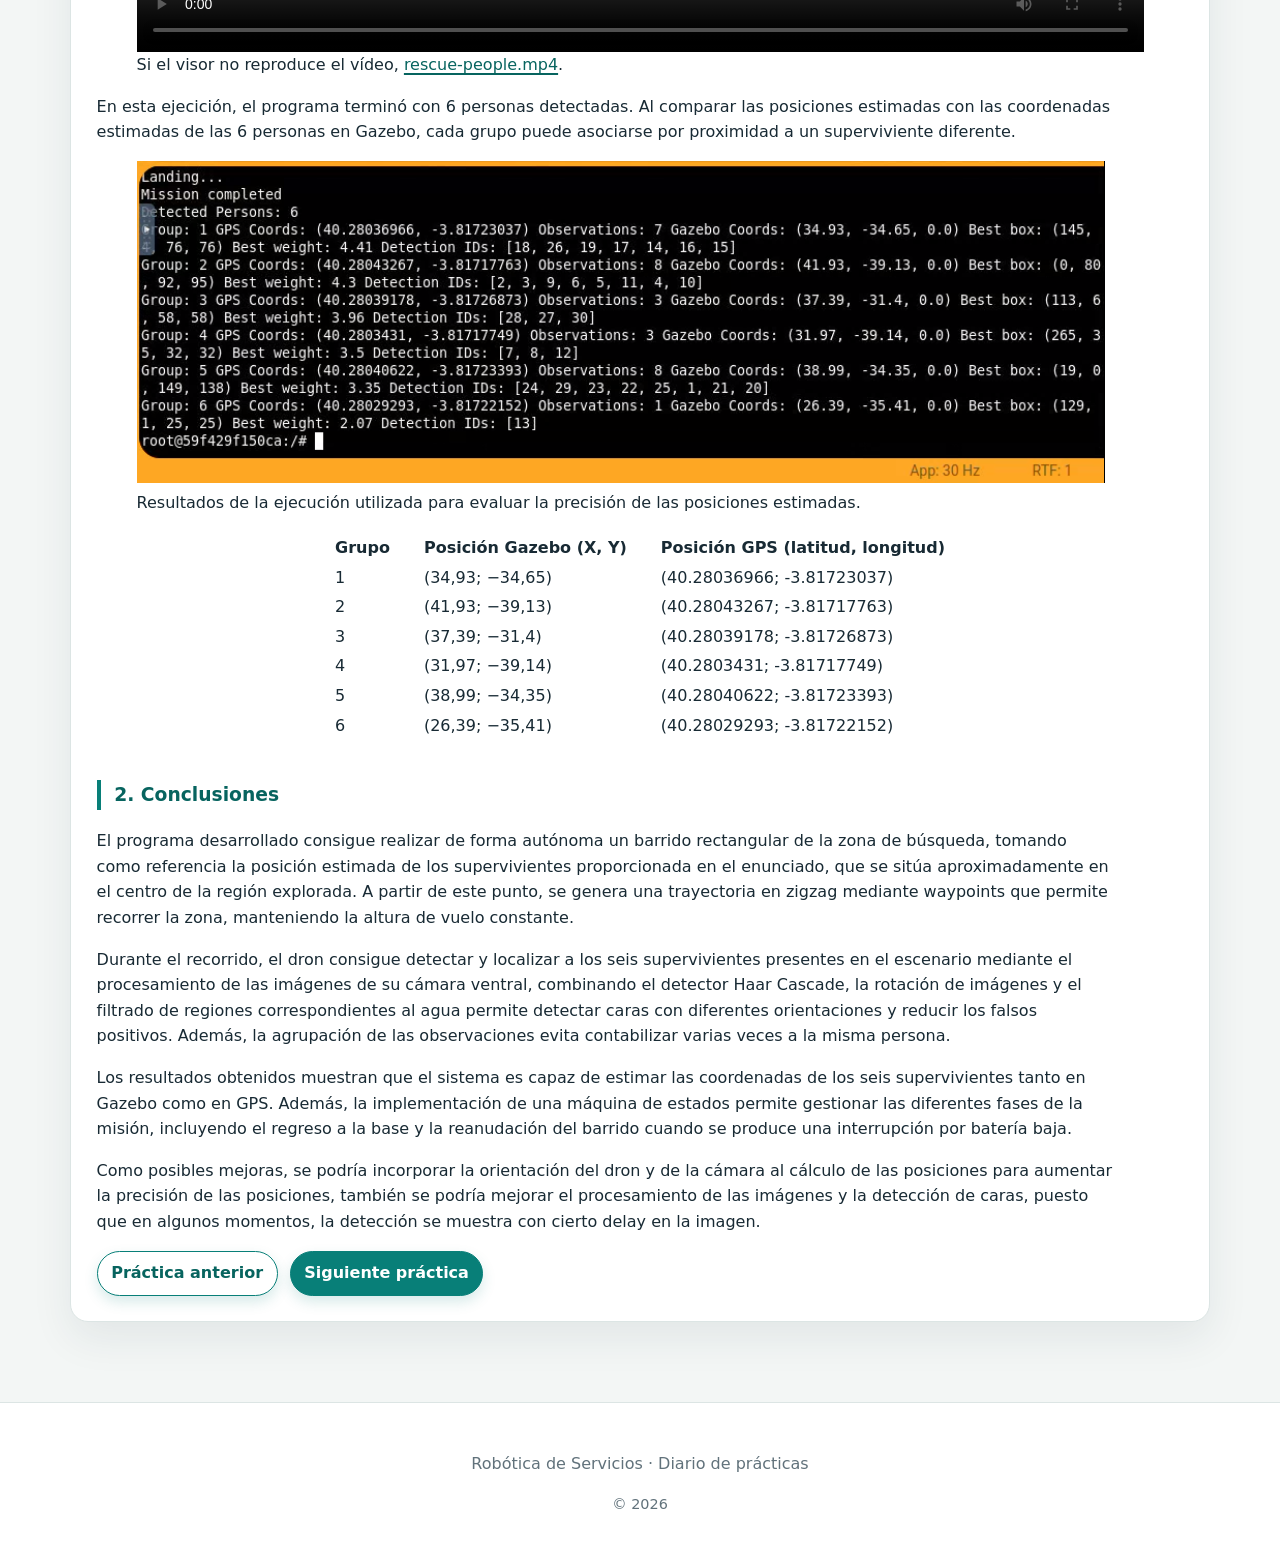
<file: practica-2.html>
<!doctype html>
<html lang="es">
<head>
  <meta charset="utf-8">
  <meta name="viewport" content="width=device-width, initial-scale=1">
  <meta name="description" content="Práctica 2 de Robótica de Servicios: búsqueda de supervivientes con un dron autónomo.">
  <title>Práctica 2 | Robótica de Servicios</title>
  <link rel="stylesheet" href="styles.css">
  <script src="script.js" defer></script>
</head>
<body>
  <header class="practice-header">
    <div class="nav">
      <a class="brand" href="index.html">Robótica de Servicios</a>
      <button class="menu-button" type="button" aria-expanded="false" aria-controls="site-nav">
        <span>Menú</span>
      </button>
      <nav id="site-nav" aria-label="Navegación principal">
        <a href="index.html">Inicio</a>
        <a href="practica-1.html">Práctica 1</a>
        <a href="practica-2.html">Práctica 2</a>
        <a href="practica-3.html">Práctica 3</a>
        <a href="practica-4.html">Práctica 4</a>
        <a href="practica-5.html">Práctica 5</a>
        <a href="practica-6.html">Práctica 6</a>
      </nav>
    </div>

    <section class="practice-hero">
      <p>Práctica 2</p>
      <h1>Rescue People</h1>
      <p class="subtitle">
        Búsqueda autónoma y localización de supervivientes mediante un dron y visión artificial.
      </p>
    </section>
  </header>

  <main class="practice-main">
    <section class="practice-content">
      <article class="content-panel" id="objetivo">
        <div class="meta">
        </div>
        <h2>Objetivo</h2>
        <p>
          El objetivo de esta práctica es desarrollar un sistema autónomo capaz de localizar supervivientes en el mar utilizando un dron equipado con una cámara ventral.
          El dron debe desplazarse hasta la zona en la que se tiene el último contacto con el avión, realizar un barrido alrededor de esa zona, detectar las caras de las personas y estimar sus coordenadas geográficas
          para facilitar su rescate.
        </p>
        <p>
          <a href="https://jderobot.github.io/RoboticsAcademy/exercises/Drones/rescue_people" target="_blank" rel="noopener noreferrer">Enunciado del ejercicio Rescue People</a>
        </p>
      </article>

      <article class="content-panel" id="desarrollo">
        <h2>Desarrollo</h2>
        <p>La práctica se ha desarrollado mediante una máquina de estados, para separar las etapas del programa,
          el estado determina qué accion debe realizar el drone en cada iteración:
        </p>
          <div class="table-wrapper"><table><thead><tr><th>Estado</th><th>Comportamiento</th></tr></thead><tbody>
            <tr><td><code>IDLE</code></td><td>Inicialización de la misión.</td></tr>
            <tr><td><code>TAKE_OFF</code></td><td>Orden de despegue y espera hasta alcanzar la altura nominal.</td></tr>
            <tr><td><code>GO_TO_SURVIVORS</code></td><td>Desplazamiento al waypoint de referencia facilitado en el ejercicio.</td></tr>
            <tr><td><code>BARRIDO</code></td><td>Seguimiento de los waypoints y procesamiento de la cámara ventral.</td></tr>
            <tr><td><code>RETURN</code></td><td>Regreso definitivo a la posición inicial.</td></tr>
            <tr><td><code>DONE</code></td><td>Orden de aterrizaje y fin del programa.</td></tr>
            <tr><td><code>BATTERY_LOW</code></td><td>Interrupción de la navegación para regresar a la base.</td></tr>
            <tr><td><code>CHARGING</code></td><td>Aterrizaje y recarga simulada; posterior reanudación del barrido.</td></tr>
          </tbody></table></div>
          <p>La secuencia habitual es <code>IDLE → TAKE_OFF → GO_TO_SURVIVORS → BARRIDO → RETURN → DONE</code>. Cuando la batería se encuentra al 25% o menos, 
            se pasa por los estados <code>BATTERY_LOW</code> (que lleva el drone a la base) y <code>CHARGING</code> (que carga el drone) antes de continuar desde el waypoint pendiente.</p>
        <section id="navegacion">
          <h3>1. Control del dron por posición</h3>
          <h4>1.1. Sistemas de coordenadas</h4>
          <p>La posición de referencia se proporciona en coordenadas geográficas/UTM, mientras que el dron recibe objetivos en el sistema local de Gazebo. Por eso se han creado funciones de conversión, entre ellas <code>utm2gzb()</code> para transformar la referencia de búsqueda y <code>gzb2gps()</code> para convertir las posiciones detectadas a latitud y longitud.</p>
          <h4>1.2. Navegación entre objetivos</h4>
          <p>La función <code>move2waypoint()</code> lee la posición actual del dron con <code>HAL.get_position()</code> y envía el objetivo mediante <code>HAL.set_cmd_pos(x, y, z, yaw)</code>. No se controla directamente la velocidad: se indica una pose objetivo y el controlador de la simulación se encarga del movimiento hacia ella.</p>
          <p>El waypoint se considera alcanzado cuando tanto el error horizontal como el error vertical son inferiores a  0,75 m. La altura de vuelo es de  5 m.</p>
          <pre class="code-block"><code>HAL.set_cmd_pos(x, y, z, yaw)
arrived = math.hypot(x - pos[0], y - pos[1]) &lt;= d_tolerance and abs(z - pos[2]) &lt;= d_tolerance</code></pre>
        </section>
        <section id="barrido">
          <h3>2. Planificación del barrido</h3>
          <h4>2.1. Del waypoint de referencia a la zona de búsqueda</h4>
          <p>El ejercicio proporciona un punto de referencia próximo a los supervivientes. En lugar de tratarlo como la posición exacta de una persona, se utiliza para generar un  rectángulo de búsqueda que cubra el área donde pueden aparecer.
            El punto queda en el interior del rectángulo, aproximadamente en el centro.</p>
          <p>Este rectángulo tiene una longitud de  30 m y un ancho de  25 m.</p>
          <pre class="code-block"><code>SEARCH_WIDTH = 25.0
SEARCH_HEIGHT = 30.0
LANE_SPACING = 2.0
BARRIDO_OFFSET = 20.0

x_max = corner_x
y_min = corner_y
x_min = x_max - SEARCH_HEIGHT
y_max = y_min + SEARCH_WIDTH</code></pre>
          <h4>2.2. Recorrido en zigzag</h4>
          <p>Para recorrer la zona se utiliza una trayectoria de en "zigzag". La función <code>generate_waypoints_barrido()</code> divide la anchura de la región en carriles y calcula dos waypoints por carril, situados en sus extremos longitudinales. En cada carril se invierte el sentido del recorrido para enlazar con el siguiente.</p>
          <p>Con una separación de 2 m entre carriles se generan  14 carriles y 28 waypoints. La última separación es de 1 m para ajustarse a los 25 m. La distancia entre los dos extremos de cada carril es de 30 m.</p>
          <figure>
            <img src="docs/p2/barrido-zigzag-final.svg" alt="Barrido vertical continuo en zigzag de 28 waypoints, con flechas pequeñas, inicio arriba a la derecha, referencia centrada y base aproximada abajo a la izquierda." loading="lazy" style="max-width:100%;height:auto;">
            <figcaption>Esquema del barrido generado por el código.</figcaption>
          </figure>
          <h4>2.3. Ejecución de la trayectoria</h4>
          <p>El índice <code>waypoint_index</code> señala el siguiente waypoint objetivo. El programa solo incrementa el índice cuando <code>move2waypoint()</code> confirma su llegada. Así, el barrido se ejecuta de forma secuencial y puede reanudarse después de recargar la bateria sin perder los waypoints ya completados.</p>
        </section>
        <section id="deteccion">
          <h3>3. Detección de personas mediante visión artificial</h3>
          <h4>3.1. Captura y preprocesamiento</h4>
          <p>Durante el estado <code>BARRIDO</code> se captura la imagen de la cámara ventral. La imagen se gira hasta 180° de acuerdo con la orientación elegida para su procesamiento. A continuación se convierte a escala de grises y se ecualiza el histograma,
            lo que permite trabajar con el contraste de las caras antes de aplicar el clasificador.</p>
          <pre class="code-block"><code>gray = cv2.cvtColor(image, cv2.COLOR_BGR2GRAY)
gray = cv2.equalizeHist(gray)</code></pre>
          <h4>3.2. Detector Haar Cascade y rotación de imágenes</h4>
          <p>Se utiliza un detector frontal de caras  Haar Cascade de OpenCV. Como las personas flotan en distintas orientaciones, una única ejecución del clasificador sobre la imagen original puede no detectar todas las caras. Para solucionarlo se rota la imagen en intervalos de  30° y se ejecuta <code>detectMultiScale3()</code> sobre cada orientación.</p>
          <p>El resultado de una rotación se expresa en coordenadas de la imagen girada. Por ello, el centro de cada rectángulo se transforma de vuelta a la imagen original mediante la inversa de la transformación afín. El detector aporta también una puntuación <code>weight</code>, que se utiliza para filtrar y ordenar las detecciones: no es un porcentaje de probabilidad.</p>
          <pre class="code-block"><code>FACE_ANGLES = range(-180, 180, 30)
FACE_SCALE_FACTOR = 1.05
FACE_MIN_NEIGHBORS = 3
FACE_MIN_SIZE = (15, 15)
FACE_MIN_WEIGHT = 1.3</code></pre>
          <h4>3.3. Filtro de píxeles de agua</h4>
          <p>Durante las pruebas se observaron falsos positivos asociados al fondo marino. Para reducirlos, se examina cada región candidata en el espacio de color  HSV y se identifica qué proporción de sus píxeles se encuentra dentro del intervalo de azul definido en el programa. Si la proporción alcanza el  80 %, se descarta la región al considerar que es principalmente agua.</p>
          <pre class="code-block"><code>FACE_BLUE_LOWER = (90, 40, 30)
FACE_BLUE_UPPER = (140, 255, 255)
FACE_MAX_BLUE_RATIO = 0.80

hsv = cv2.cvtColor(roi, cv2.COLOR_BGR2HSV)
mask = cv2.inRange(hsv, FACE_BLUE_LOWER, FACE_BLUE_UPPER)</code></pre>
          <h4>3.4. Descarte de duplicados en un fotograma</h4>
          <p>Una misma persona puede detectarse varias veces al analizar las diferentes rotaciones. Las regiones candidatas se ordenan por <code>weight</code> y se comprueba la distancia entre sus centros; cuando dos detecciones están demasiado próximas en relación con el tamaño de sus rectángulos, se conserva únicamente la de mayor puntuación. El proceso de detección se ejecuta cada tres iteraciones del bucle, evitando analizar todas las imágenes capturadas.</p>
        </section>
        <section id="geolocalizacion">
          <h3>4. Estimación de coordenadas y agrupación</h3>
          <h4>4.1. De la detección en píxeles a la posición en Gazebo</h4>
          <p>El rectángulo de una cara proporciona su posición en píxeles. Se calcula su centro y el desplazamiento con respecto al punto principal de la cámara. A partir de los parámetros intrínsecos obtenidos del modelo del dron (<code>fx = fy ≈ 282,80</code> píxeles, <code>cx = 160</code>, <code>cy = 120</code>) se estima el desplazamiento sobre el plano utilizando la altura de vuelo y la distancia focal. De este modo, la escala en metros por píxel depende de la altura, en vez de ser una constante fija.</p>
          <pre class="code-block"><code>camera_height = drone_pos[2] - CAMERA_OFFSET_Z
displacement_x = (center_y - CAMERA_CY) * camera_height / CAMERA_FY
displacement_y = (center_x - CAMERA_CX) * camera_height / CAMERA_FX
person_x = drone_pos[0] + displacement_x
person_y = drone_pos[1] + displacement_y</code></pre>
          <p>La posición estimada en Gazebo se convierte a coordenadas GPS con <code>gzb2gps()</code>. La fórmula utilizada es aproximada: presupone un plano de altura conocida y conserva la correspondencia de ejes implementada en el proyecto, sin compensar todavía de forma completa la inclinación y orientación instantáneas del dron.</p>
          <h4>4.2. Filtrado de posiciones no válidas</h4>
          <p>Antes de almacenar una observación se comprueba que sus coordenadas estimadas pertenezcan a la región de interés. Este filtro se añadió después de observar detecciones espurias cerca de la base de despegue en algunas ejecuciones.</p>
          <pre class="code-block"><code>if not (18 &lt;= person_x &lt;= 49 and -44 &lt;= person_y &lt;= -28):
    return</code></pre>
          <p>Este filtro de aceptación es más reducido que la zona de vuelo del último barrido (30 × 25 m); por tanto, excluye deliberadamente observaciones fuera de esos límites aunque el dron las atraviese.</p>
          <h4>4.3. Agrupación espacial y seguimiento durante el barrido</h4>
          <p>Una persona puede generar varias detecciones en fotogramas sucesivos. Para no contabilizarlas como personas distintas, las observaciones se agrupan por proximidad GPS utilizando la distancia de Haversine. Se ordenan por <code>weight</code> y se asocian al grupo más cercano si la separación es inferior a 3,1 m. Cada grupo conserva como referencia la detección mejor puntuada.</p>
          <p>La agrupación se ejecuta tanto durante el barrido como al finalizar la misión. En tiempo de ejecución se imprime el número de grupos provisionales encontrados hasta ese momento, sus coordenadas GPS y Gazebo y el número de observaciones de cada uno. Estos grupos pueden cambiar conforme se incorporan nuevas detecciones; no implican reconocimiento individual de identidad.</p>
        </section>
        <section id="bateria">
          <h3>5. Gestión de batería y recuperación del recorrido</h3>
          <p>Como ampliación se implementó un modelo de batería virtual, en cada iteración, disminuye un 0.003%.</p>
          <p>Cuando el nivel llega al 25 % se ordena el regreso a la base mediante <code>BATTERY_LOW</code>. En <code>CHARGING</code> se solicita el aterrizaje, se espera una recarga simulada de cinco segundos y se restablece la batería al 100 %. Después se realiza un nuevo despegue y se continúa desde el <code>waypoint_index</code> pendiente.</p>
          <p>La recarga es una simulación temporal, no una medida física de consumo.</p>
        </section>
      </article>
      <article class="content-panel" id="resultados">
        <h2>Resultados y conclusiones</h2>
        <section id="resultados-experimentales">
          <h3>1. Resultados de localización</h3>
          <p>Se adjunta un video de una de las ejecuciones del programa: </p>
          <figure>
            <video controls preload="metadata" style="width:100%;height:auto;display:block;" aria-label="Vídeo de la ejecución de Rescue People">
              <source src="docs/p2/rescue-people.mp4" type="video/mp4">
              Tu navegador no admite la reproducción de vídeo.
            </video>
            <figcaption>Si el visor no reproduce el vídeo, <a href="docs/p2/rescue-people.mp4"> rescue-people.mp4</a>.</figcaption>
          </figure>
          <p>En esta ejecición, el programa terminó con 6 personas detectadas. Al comparar las posiciones estimadas con las coordenadas
            estimadas de las 6 personas en Gazebo, cada grupo puede asociarse por proximidad a un superviviente diferente.</p>
          <figure>
            <img src="docs/p2/resultados.png" alt="Consola de Robotics Academy con los seis grupos GPS registrados en la última ejecución" loading="lazy" style="max-width:100%;height:auto;">
            <figcaption>Resultados de la ejecución utilizada para evaluar la precisión de las posiciones estimadas.</figcaption>
          </figure>
          <div class="table-wrapper results-table"><table><thead><tr><th>Grupo</th><th>Posición Gazebo (X, Y)</th><th>Posición GPS (latitud, longitud)</th></tr></thead><tbody>
            <tr><td>1</td><td>(34,93; −34,65)</td><td>(40.28036966; -3.81723037)</td></tr>
            <tr><td>2</td><td>(41,93; −39,13)</td><td>(40.28043267; -3.81717763)</td></tr>
            <tr><td>3</td><td>(37,39; −31,4)</td><td>(40.28039178; -3.81726873)</td></tr>
            <tr><td>4</td><td>(31,97; −39,14)</td><td>(40.2803431; -3.81717749)</td></tr>
            <tr><td>5</td><td>(38,99; −34,35)</td><td>(40.28040622; -3.81723393)</td></tr>
            <tr><td>6</td><td>(26,39; −35,41)</td><td>(40.28029293; -3.81722152)</td></tr>
          </tbody></table></div>

        </section>
        <section id="conclusiones">
        <h3>2. Conclusiones</h3>
        <p> El programa desarrollado consigue realizar de forma autónoma un barrido rectangular de la zona de búsqueda,
          tomando como referencia la posición estimada de los supervivientes proporcionada en el enunciado, que se sitúa
          aproximadamente en el centro de la región explorada. A partir de este punto, se genera una trayectoria en zigzag
          mediante waypoints que permite recorrer la zona, manteniendo la altura de vuelo constante.</p>
        <p>
          Durante el recorrido, el dron consigue detectar y localizar a los seis supervivientes presentes en el escenario
          mediante el procesamiento de las imágenes de su cámara ventral, combinando el detector Haar Cascade, la rotación de
          imágenes y el filtrado de regiones correspondientes al agua permite detectar caras con diferentes orientaciones y
          reducir los falsos positivos. Además, la agrupación de las observaciones evita contabilizar varias veces a la misma persona.
        </p>
        <p>
          Los resultados obtenidos muestran que el sistema es capaz de estimar las coordenadas de los seis supervivientes
          tanto en Gazebo como en GPS. Además, la implementación de una máquina de estados permite gestionar las diferentes
          fases de la misión, incluyendo el regreso a la base y la reanudación del barrido cuando se produce una interrupción
          por batería baja.
        </p>
        <p>
          Como posibles mejoras, se podría incorporar la orientación del dron y de la cámara al cálculo de las posiciones para
          aumentar la precisión de las posiciones, también se podría mejorar el procesamiento de las imágenes y la detección de
          caras, puesto que en algunos momentos, la detección se muestra con cierto delay en la imagen.
        </p>
      </section>
        <div class="practice-nav">
          <a class="button secondary" href="practica-1.html">Práctica anterior</a>
          <a class="button" href="practica-3.html">Siguiente práctica</a>
        </div>
      </article>
    </section>
  </main>

  <footer>
    <p>Robótica de Servicios · Diario de prácticas</p>
    <p class="footer-small">© <span data-year></span></p>
  </footer>
</body>
</html>
</file>
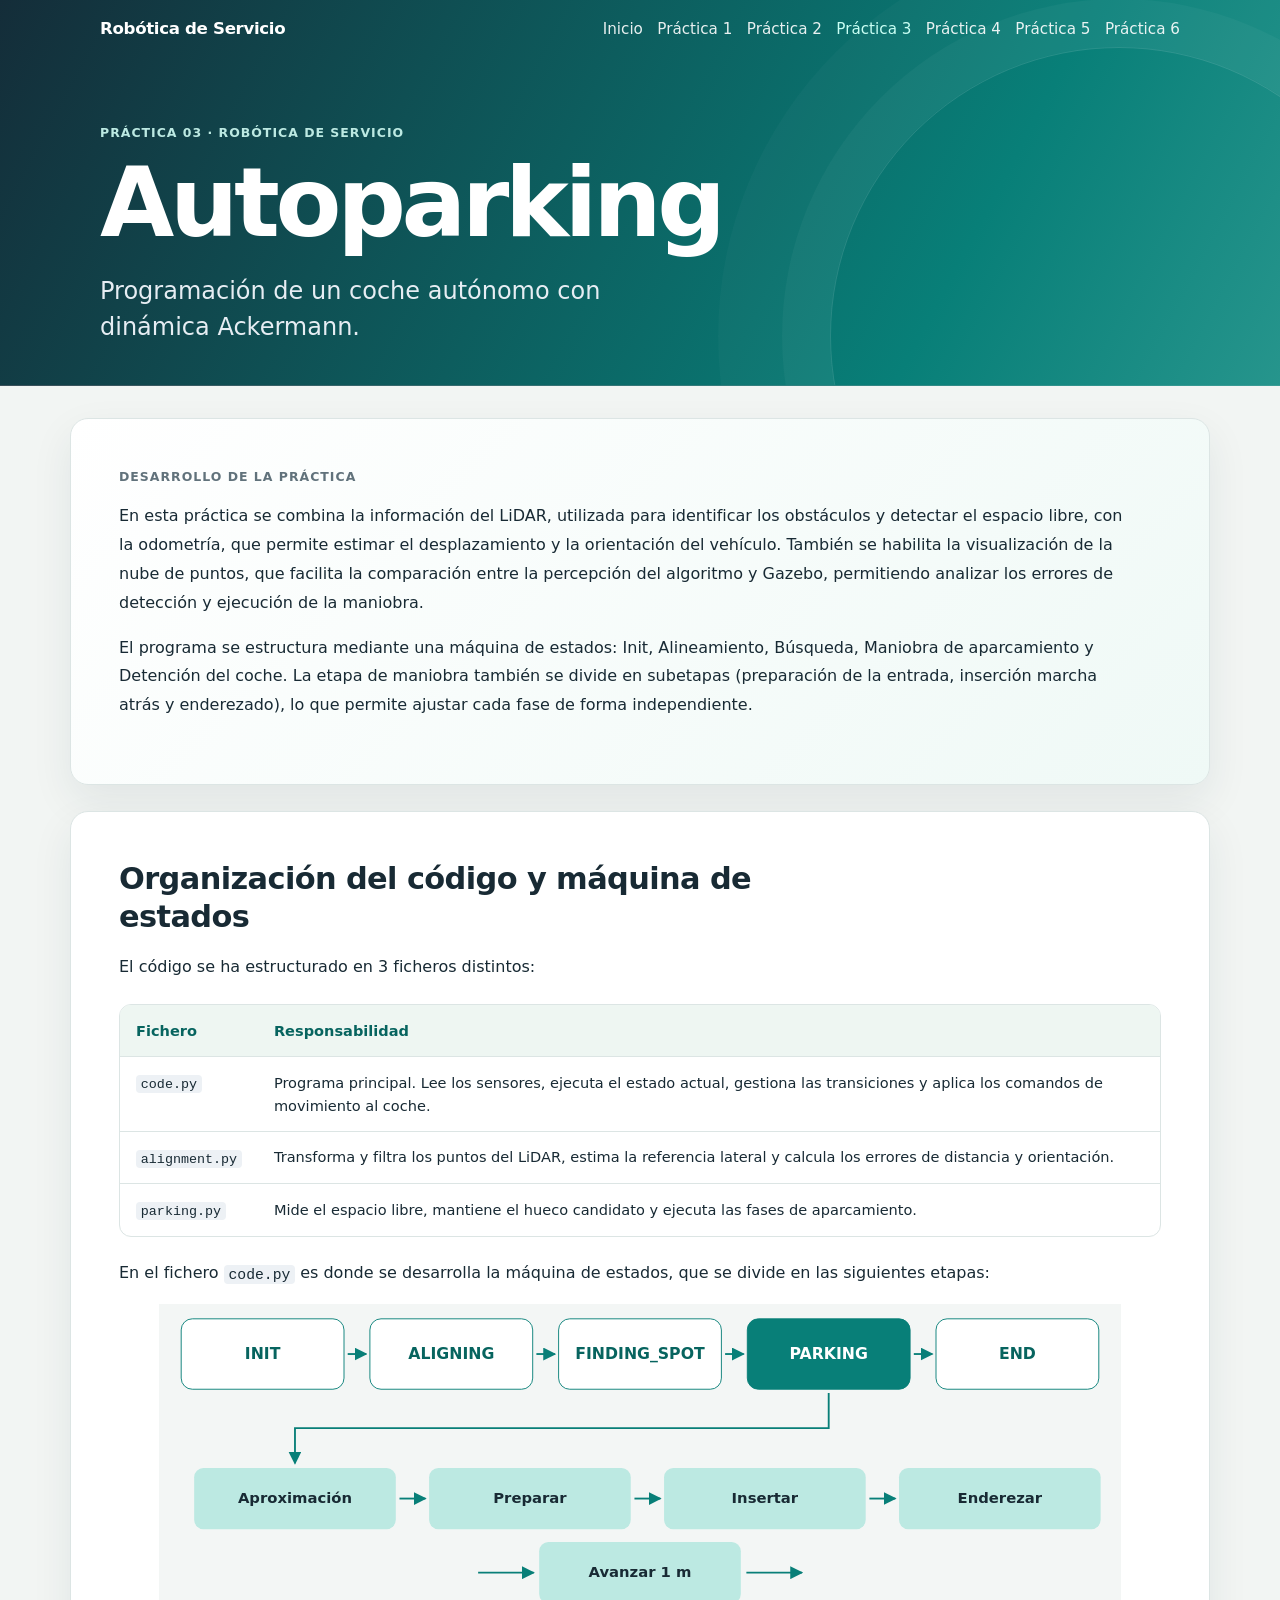
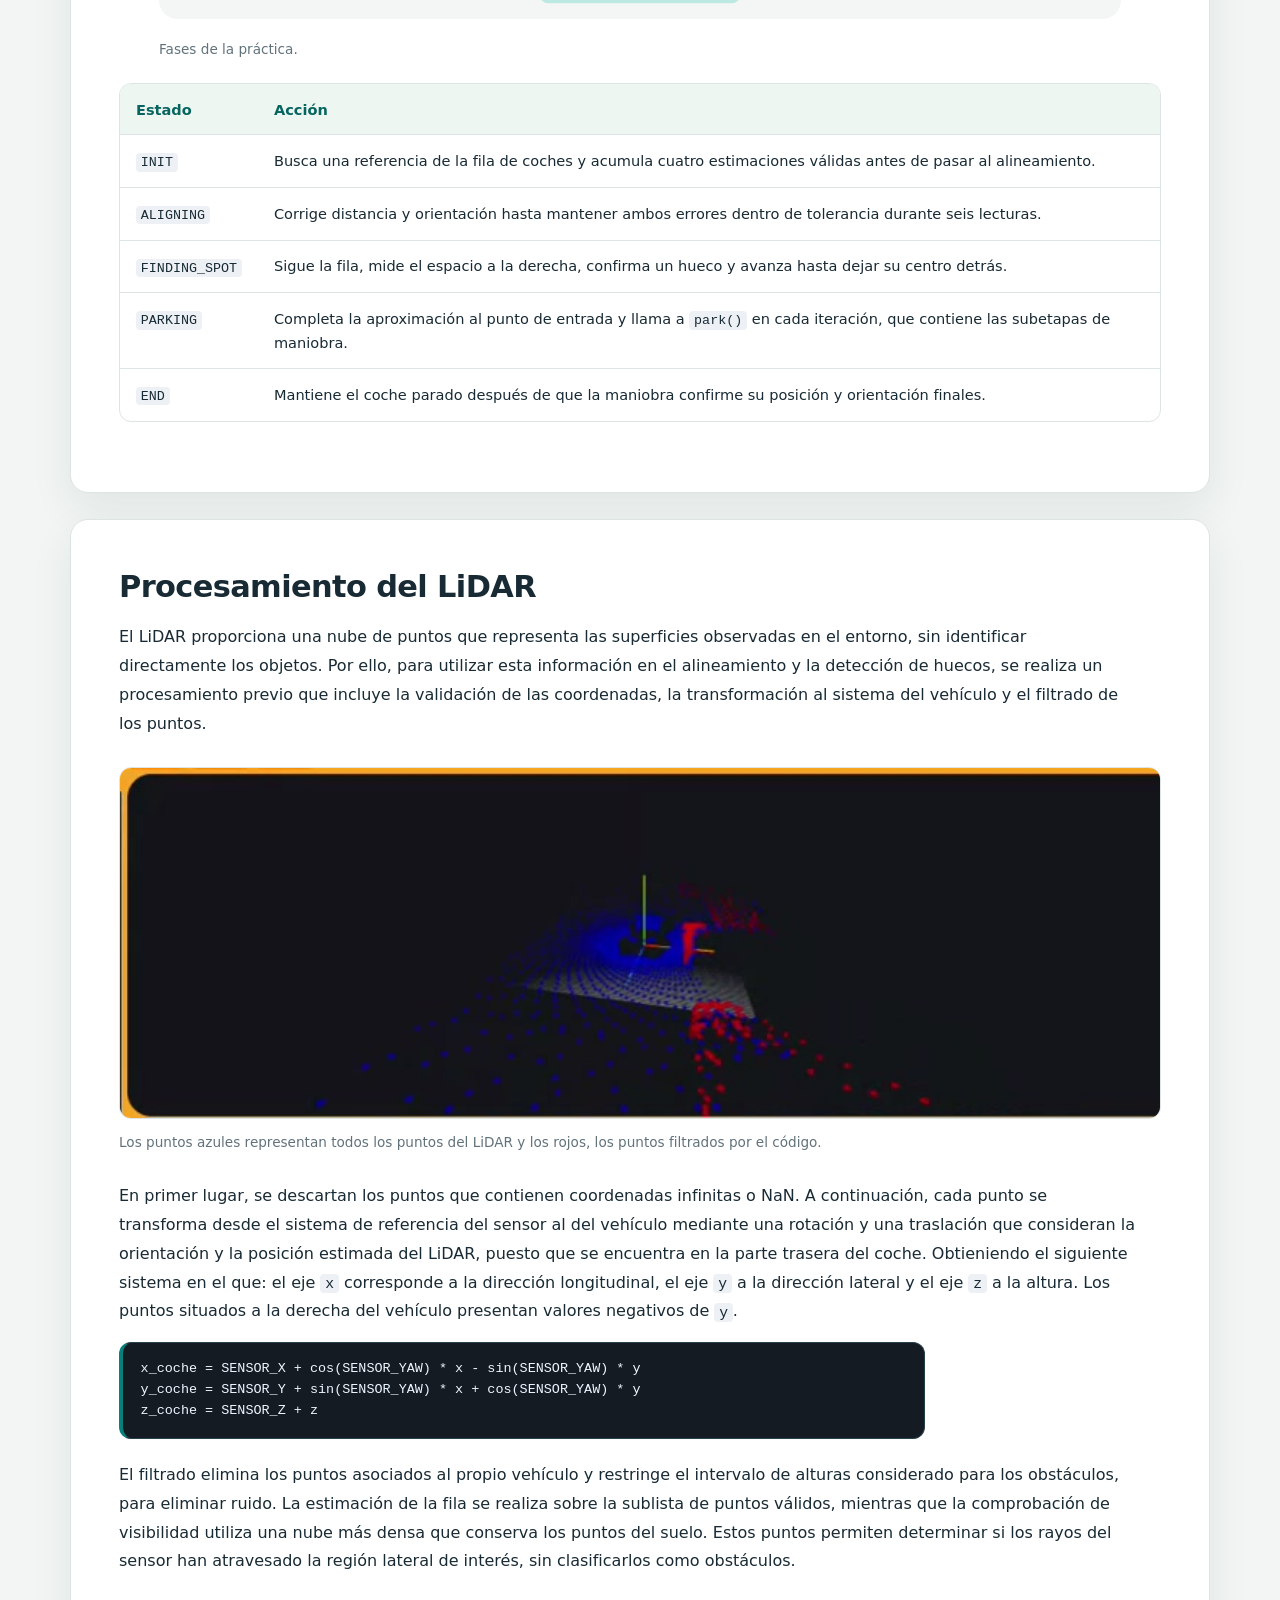
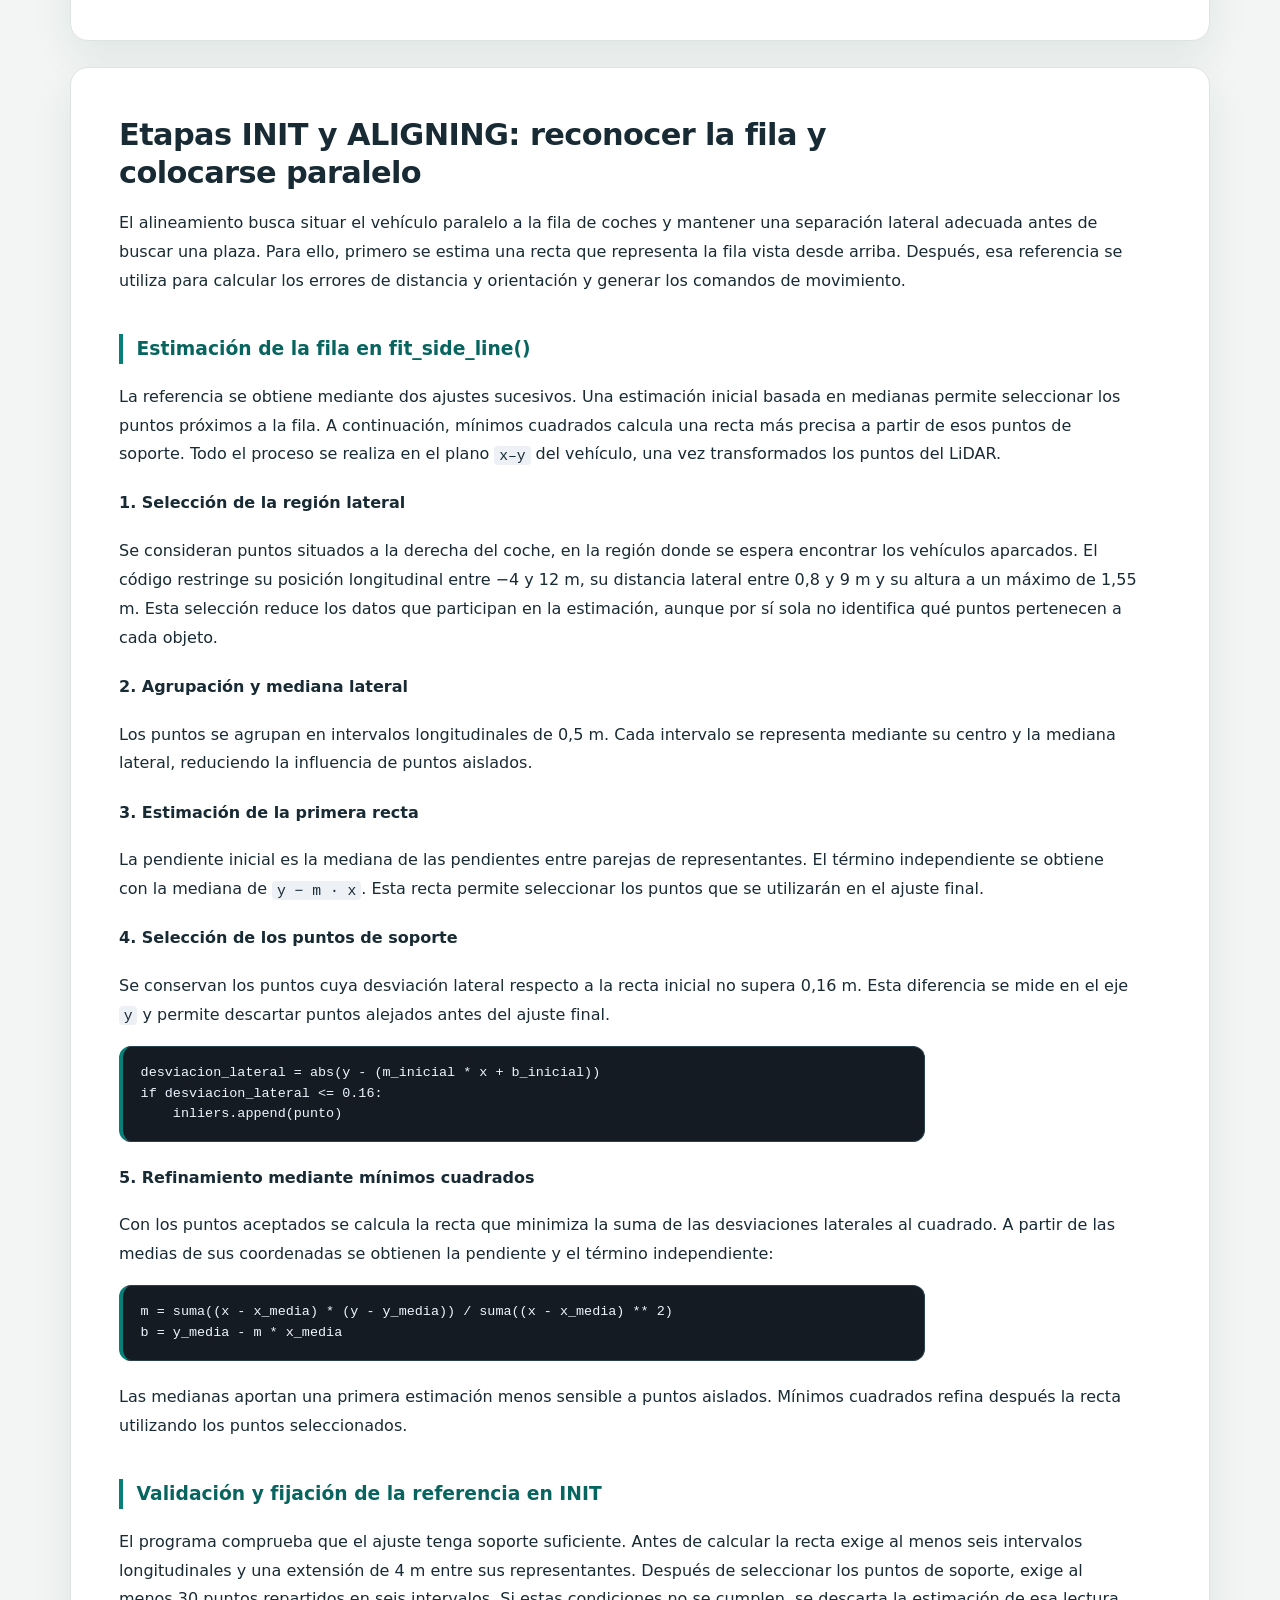
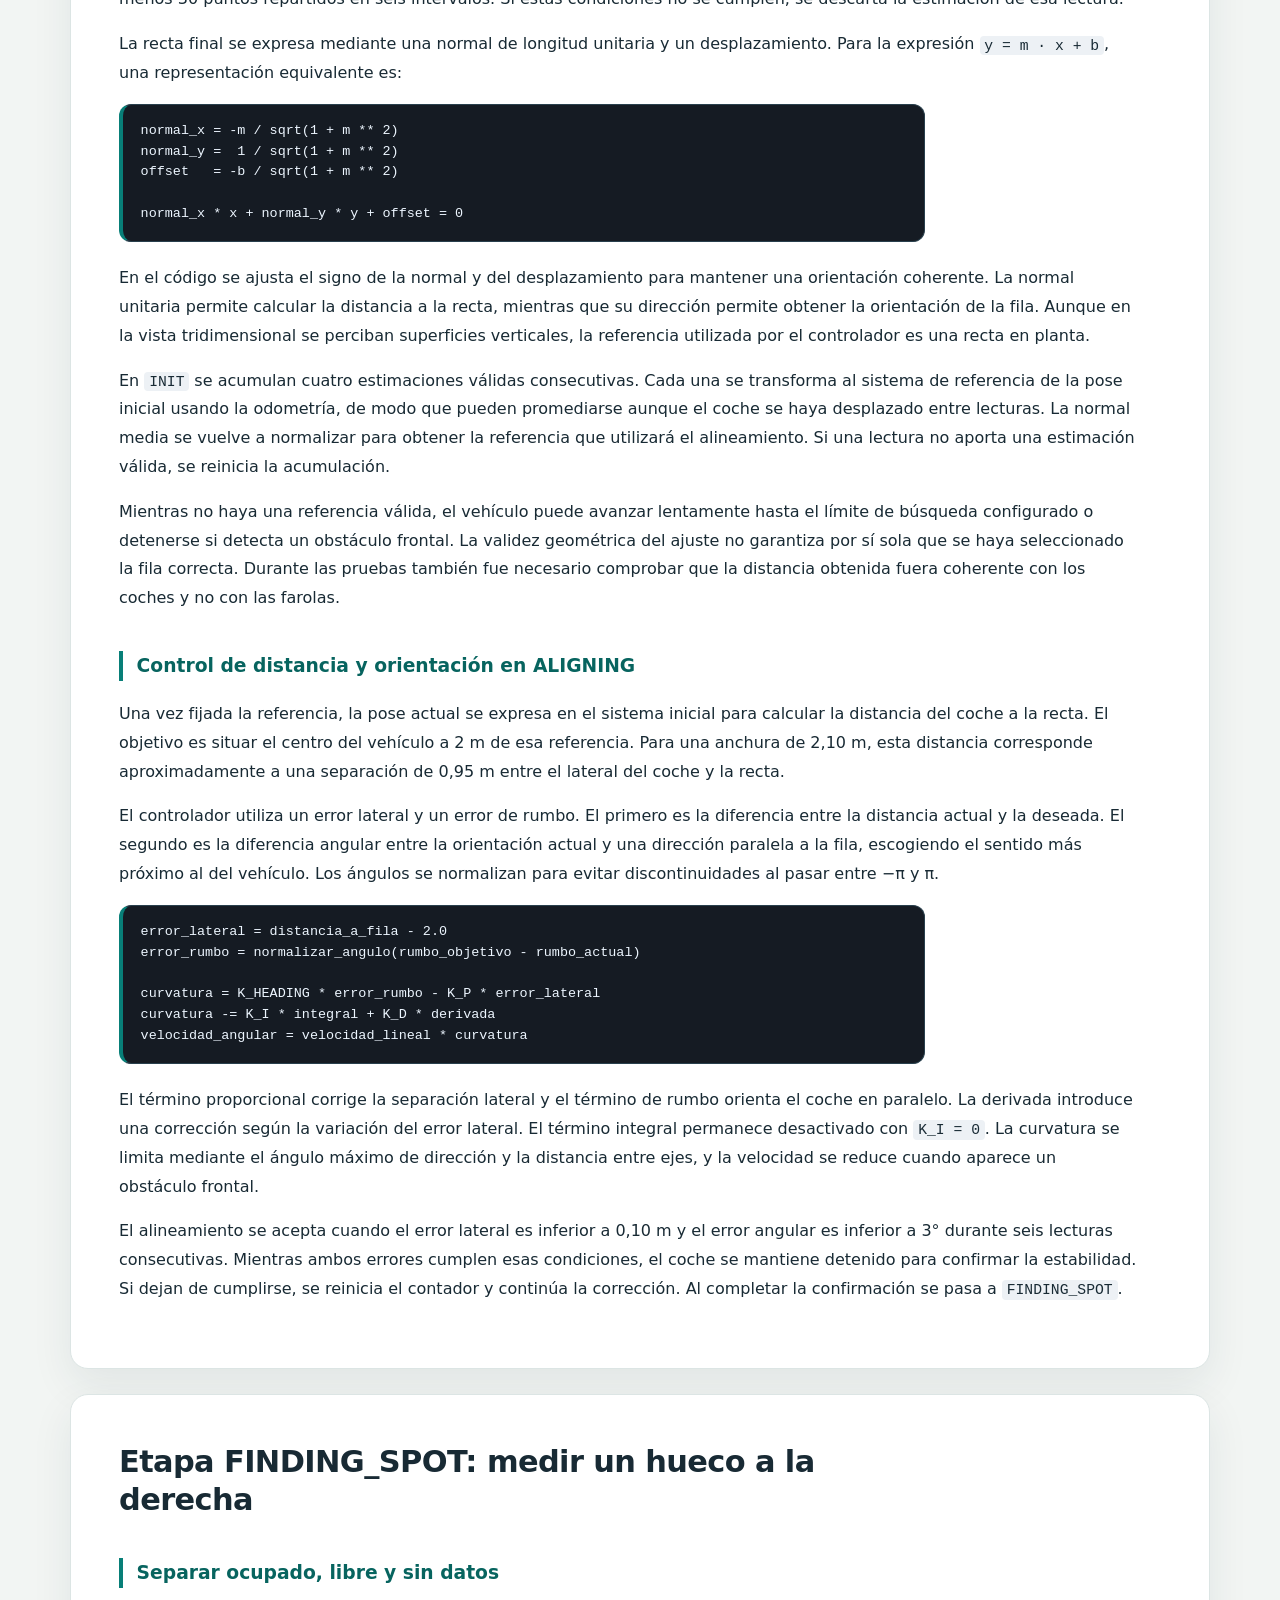
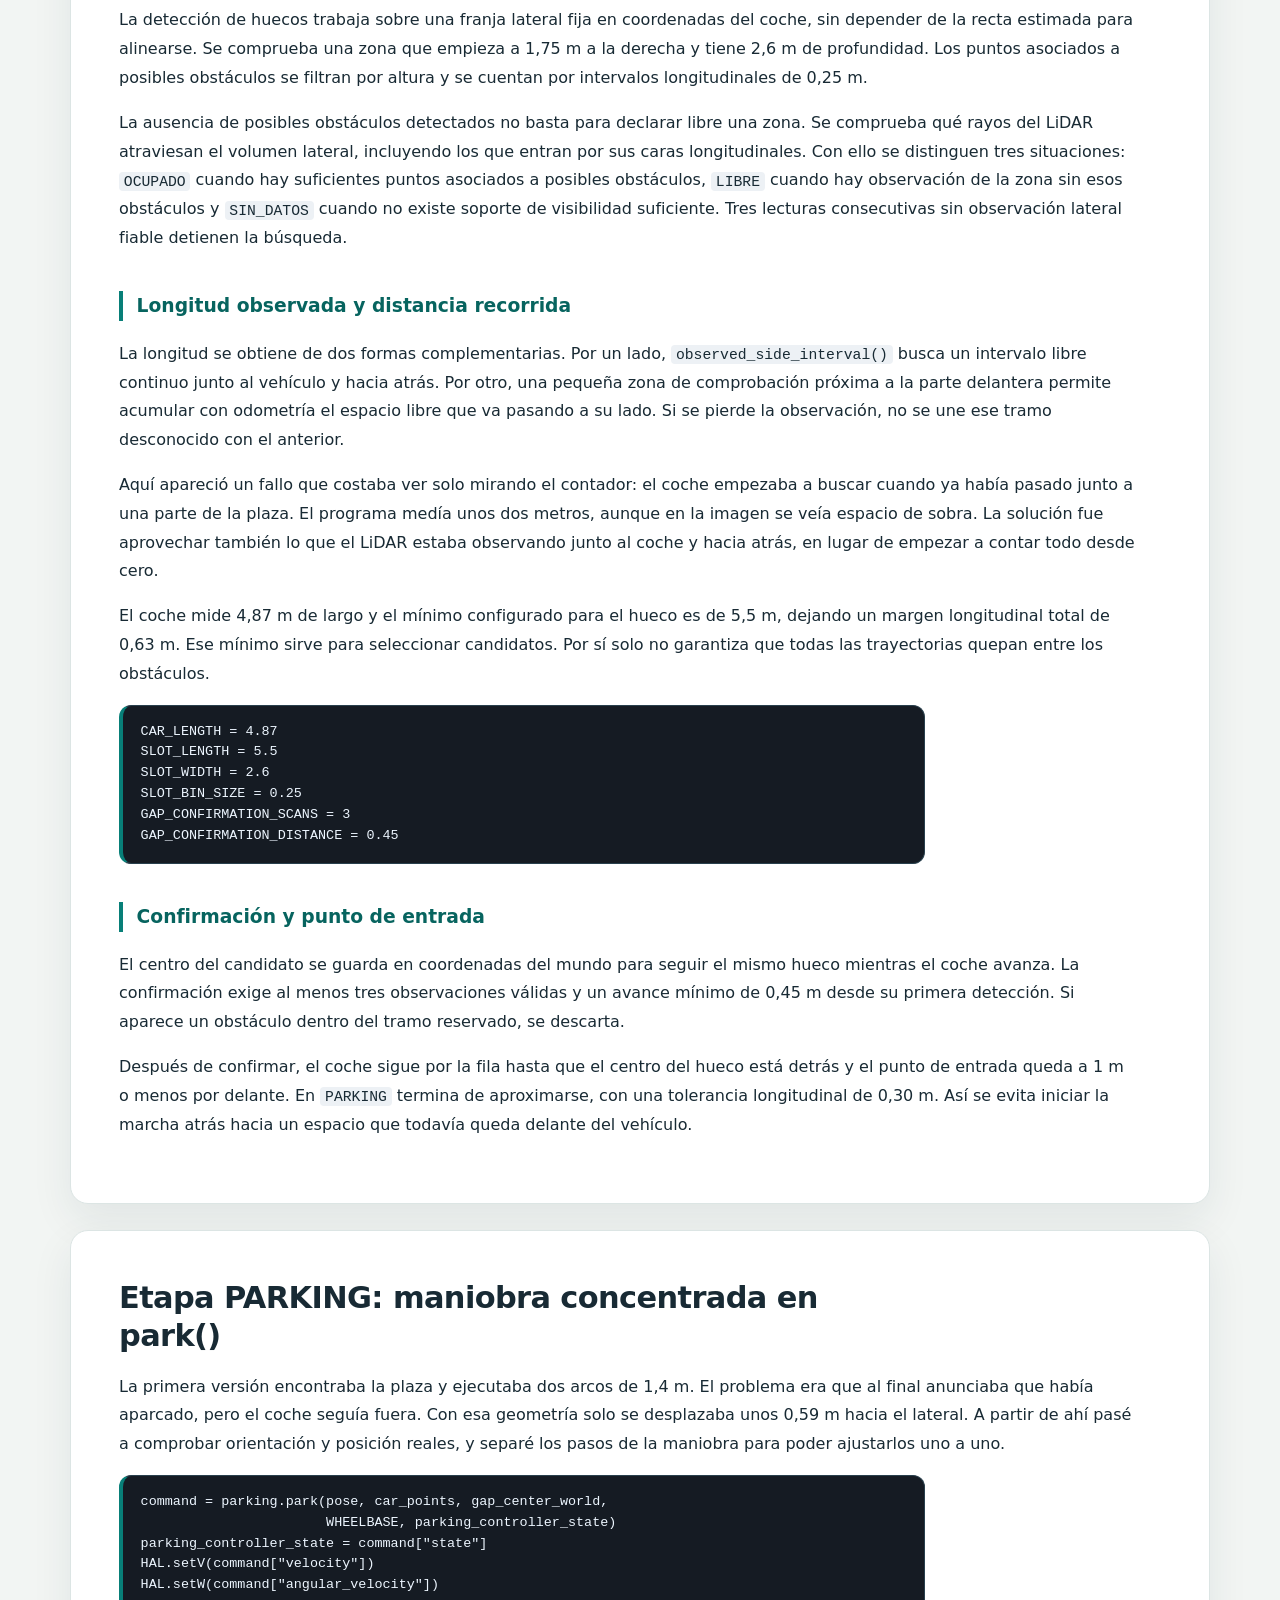
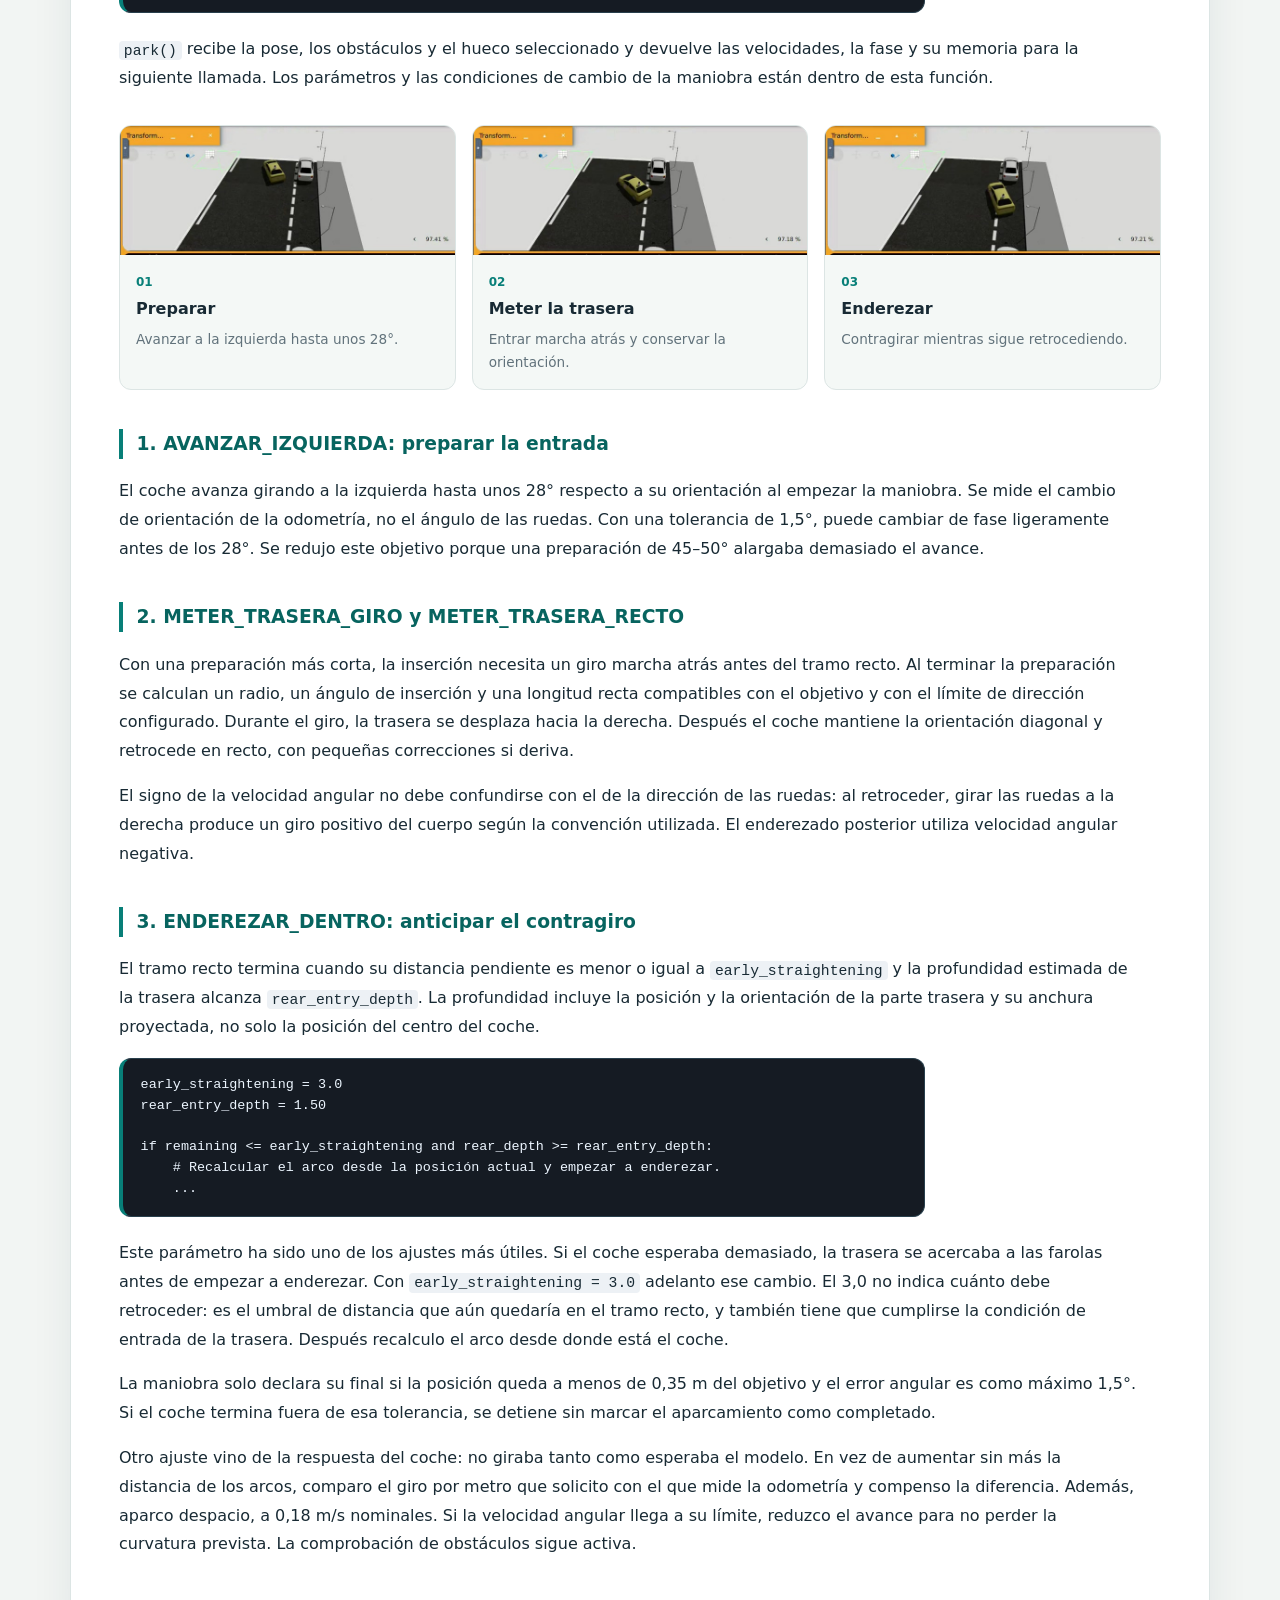
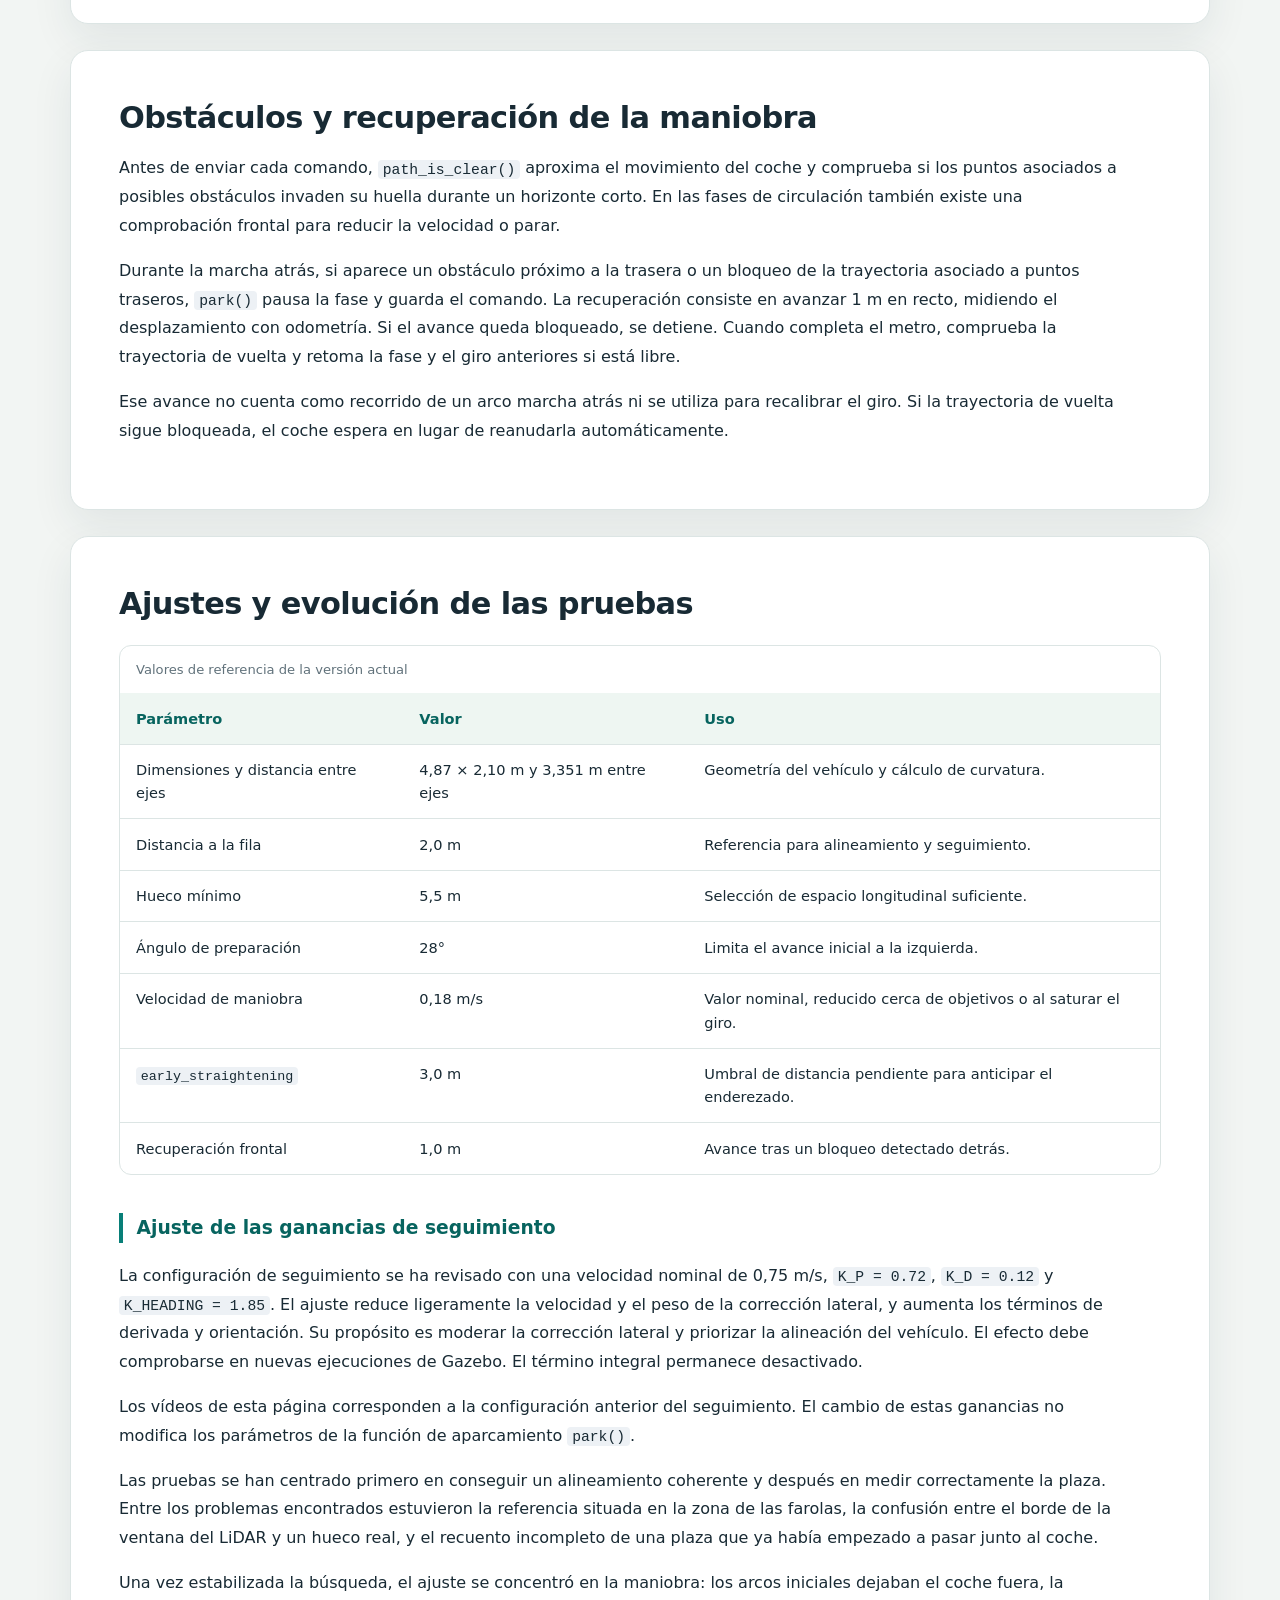
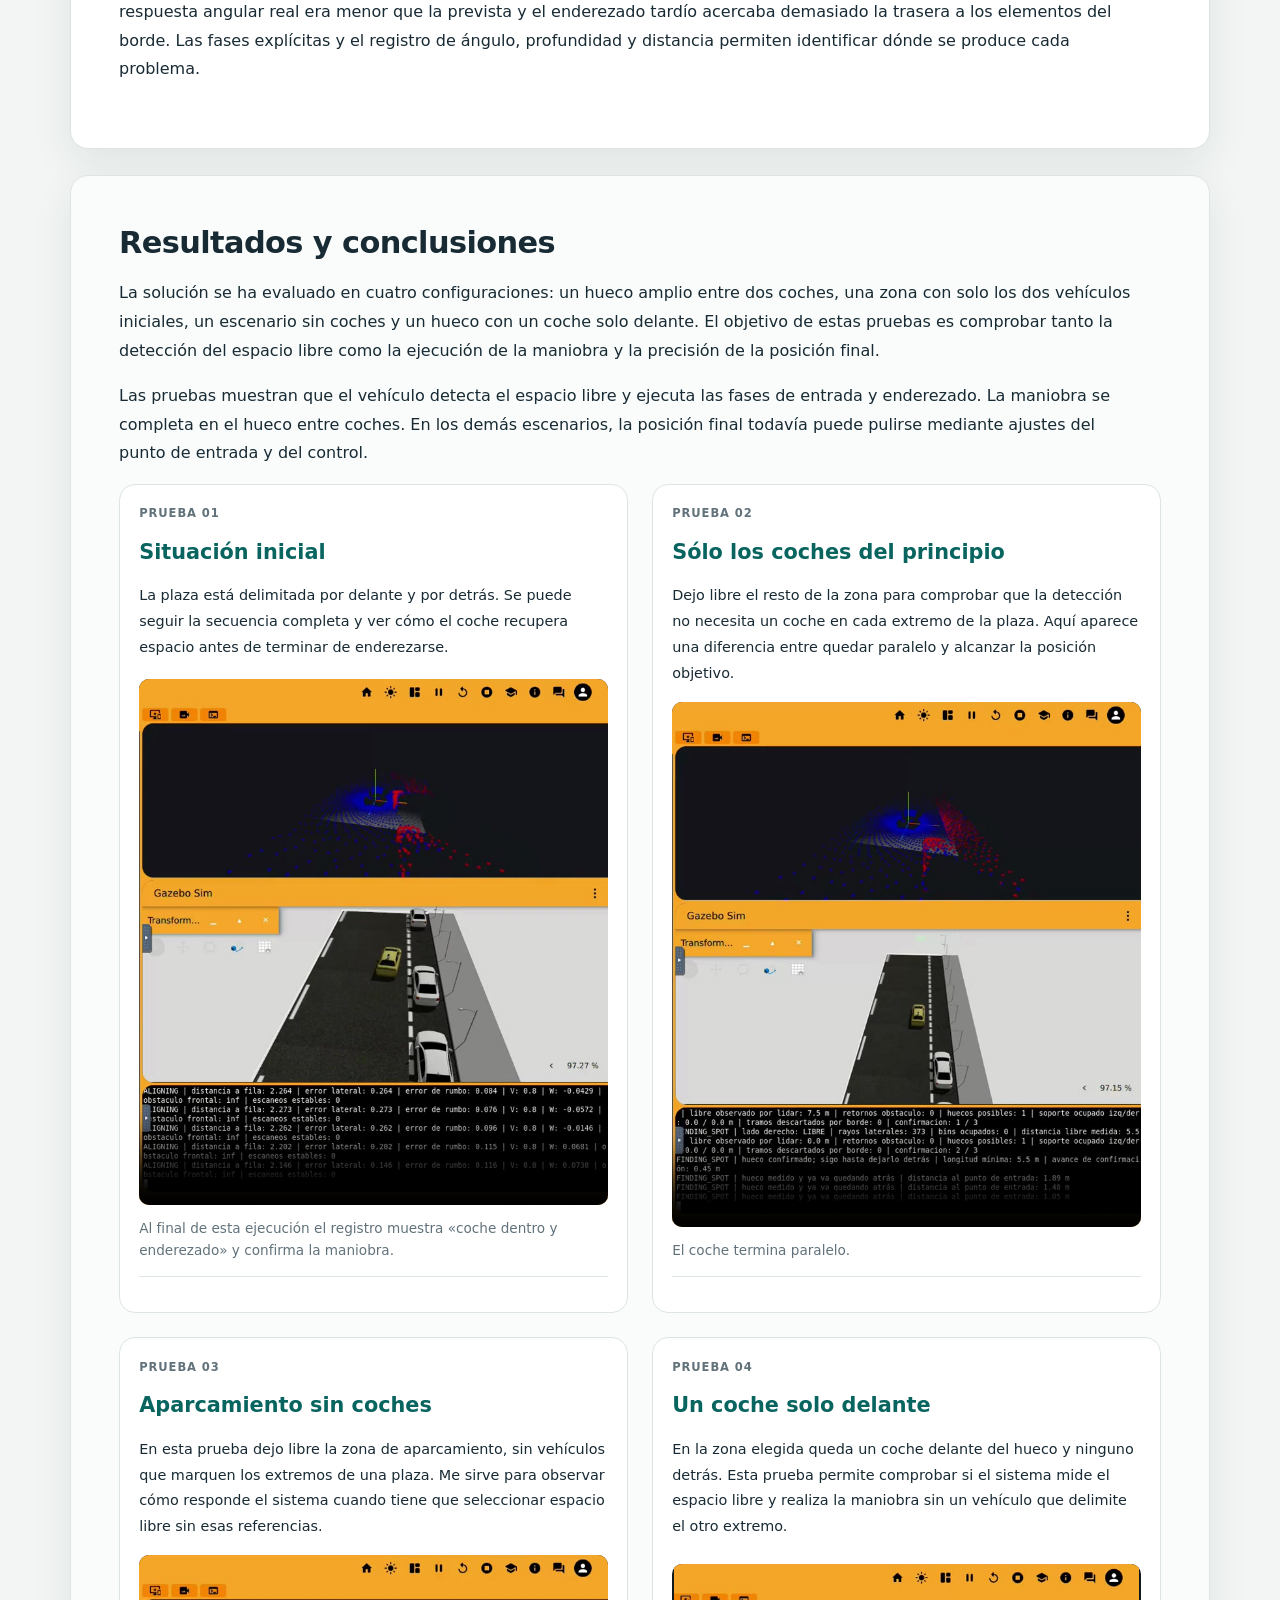
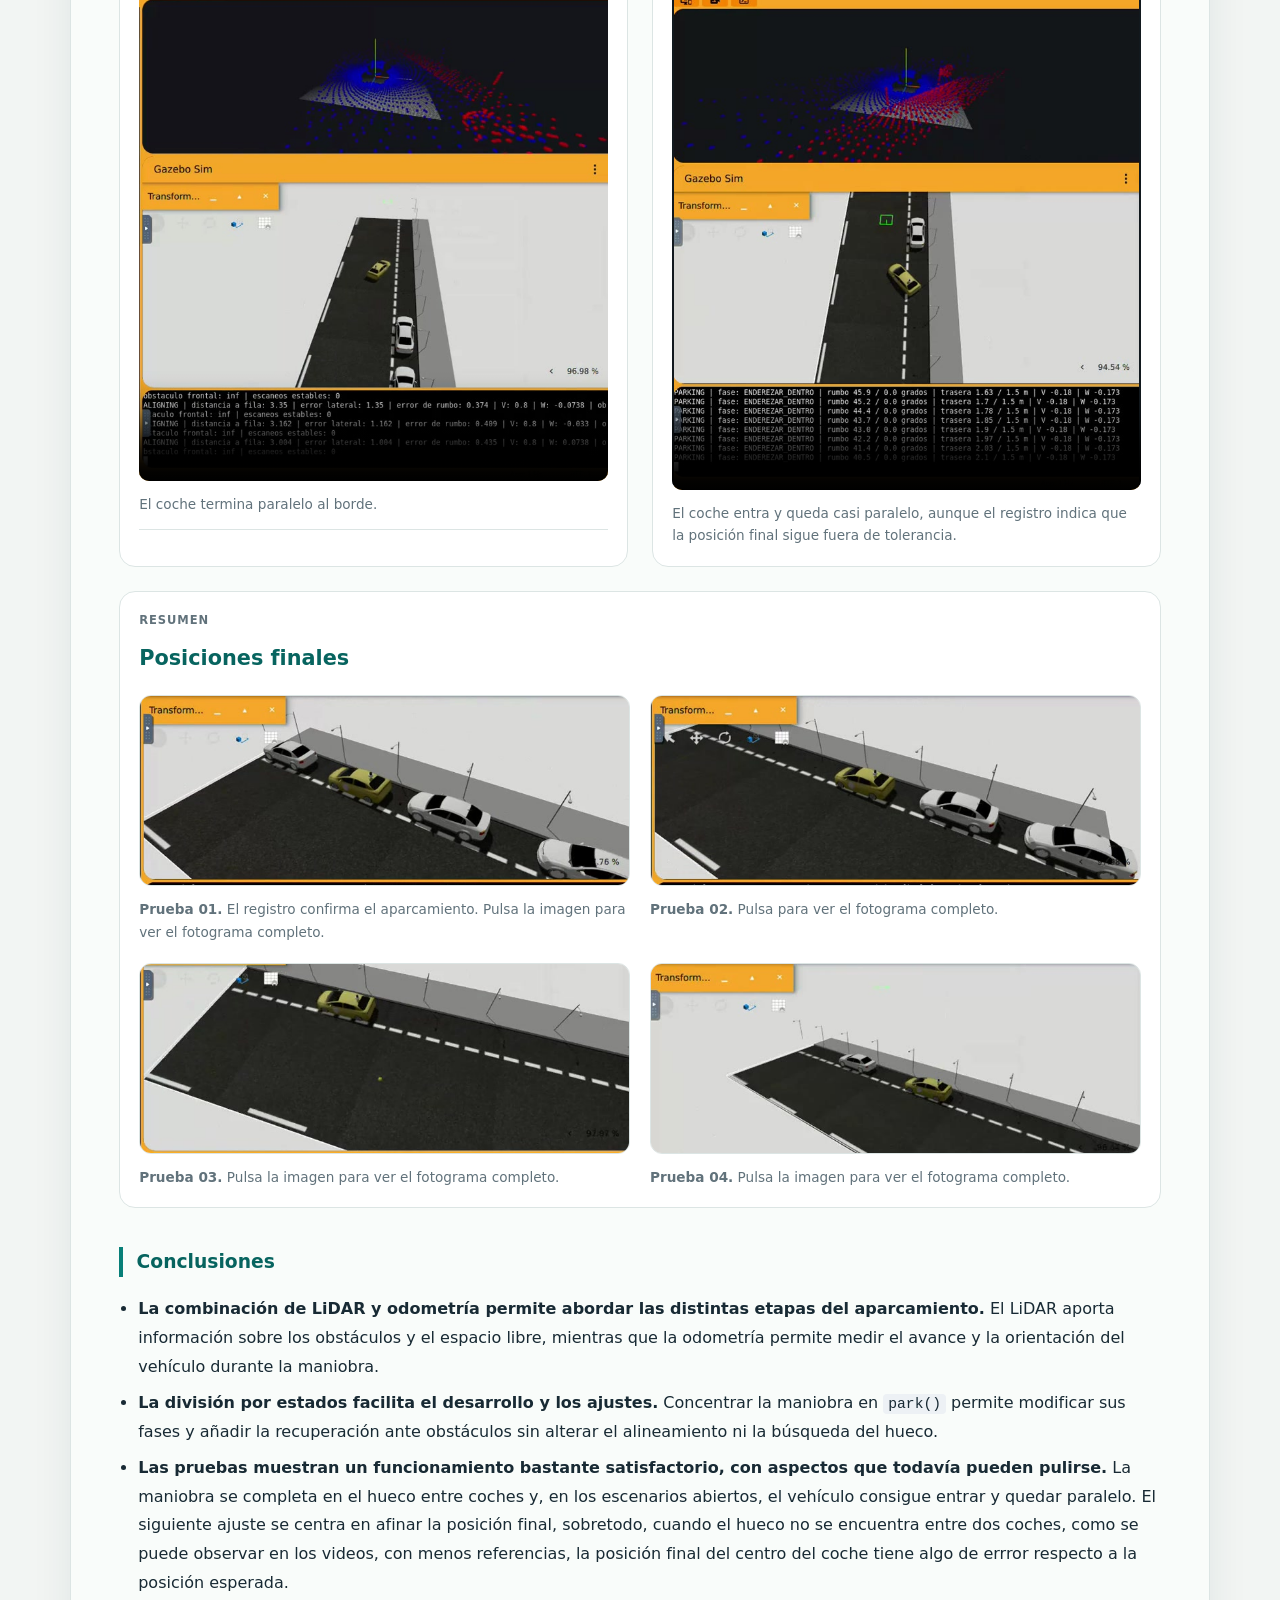
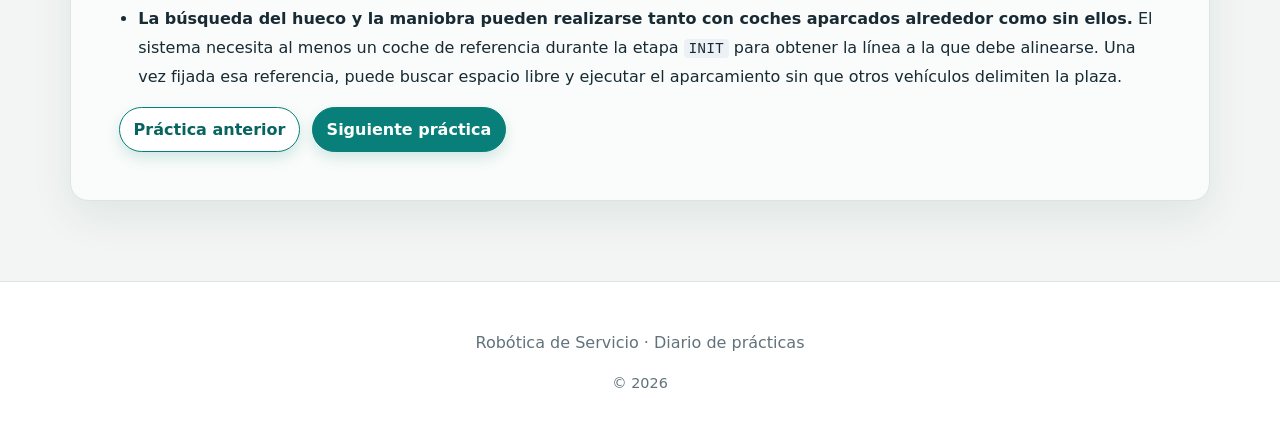
<file: practica-3.html>
<!doctype html>
<html lang="es">
<head>
  <meta charset="utf-8">
  <meta name="viewport" content="width=device-width, initial-scale=1">
  <meta name="description" content="Autoparking con LiDAR y odometría: alineamiento, detección del hueco y aparcamiento por fases en Unibotics.">
  <title>Práctica 3 · Autoparking | Robótica de Servicio</title>
  <link rel="stylesheet" href="styles.css">
  <script src="script.js" defer></script>
</head>
<body class="autoparking-page">
  <header class="practice-header">
    <div class="nav">
      <a class="brand" href="index.html">Robótica de Servicio</a>
      <button class="menu-button" type="button" aria-expanded="false" aria-controls="site-nav">
        <span>Menú</span>
      </button>
      <nav id="site-nav" aria-label="Navegación principal">
        <a href="index.html">Inicio</a>
        <a href="practica-1.html">Práctica 1</a>
        <a href="practica-2.html">Práctica 2</a>
        <a href="practica-3.html" aria-current="page">Práctica 3</a>
        <a href="practica-4.html">Práctica 4</a>
        <a href="practica-5.html">Práctica 5</a>
        <a href="practica-6.html">Práctica 6</a>
      </nav>
    </div>

    <section class="practice-hero">
      <p class="p3-eyebrow">Práctica 03 · Robótica de Servicio</p>
      <h1>Autoparking</h1>
      <p class="subtitle">
        Programación de un coche autónomo con dinámica Ackermann. 
      </p>
    </section>
  </header>

  <main class="practice-main">
    <section class="practice-content" aria-label="Desarrollo de la práctica de Autoparking">
      <article class="content-panel" id="objetivo">
        <div class="meta"><span>Desarrollo de la práctica</span></div>
        <p>En esta práctica se combina la información del LiDAR, utilizada para identificar los obstáculos y detectar el espacio libre, con la odometría, que permite estimar el desplazamiento y la orientación del vehículo. También se habilita la visualización de la nube de puntos, que facilita la comparación entre la percepción del algoritmo y Gazebo, permitiendo analizar los errores de detección y ejecución de la maniobra.</p>
        <p>El programa se estructura mediante una máquina de estados: Init, Alineamiento, Búsqueda, Maniobra de aparcamiento y Detención del coche. La etapa de maniobra también se divide en subetapas (preparación de la entrada, inserción marcha atrás y enderezado), lo que permite ajustar cada fase de forma independiente.</p>
      </article>

      <article class="content-panel" id="organizacion">
        <h2>Organización del código y máquina de estados</h2>
        <p>El código se ha estructurado en 3 ficheros distintos: </p>
        <div class="table-wrapper"><table>
          <thead><tr><th>Fichero</th><th>Responsabilidad</th></tr></thead>
          <tbody>
            <tr><td><code>code.py</code></td><td>Programa principal. Lee los sensores, ejecuta el estado actual, gestiona las transiciones y aplica los comandos de movimiento al coche.</td></tr>
            <tr><td><code>alignment.py</code></td><td>Transforma y filtra los puntos del LiDAR, estima la referencia lateral y calcula los errores de distancia y orientación.</td></tr>
            <tr><td><code>parking.py</code></td><td>Mide el espacio libre, mantiene el hueco candidato y ejecuta las fases de aparcamiento.</td></tr>
          </tbody>
        </table></div>
        <p>En el fichero <code>code.py</code> es donde se desarrolla la máquina de estados, que se divide en las siguientes etapas:</p>
        <figure>
          <img src="docs/p3/flujo-autoparking.svg" width="1040" height="390" alt="Secuencia INIT, ALIGNING, FINDING_SPOT, PARKING y END. PARKING se divide en aproximación, preparación a la izquierda, inserción marcha atrás y enderezado. Ante un bloqueo trasero se avanza un metro y se retoma la fase." loading="lazy" style="max-width:100%;height:auto;">
          <figcaption>Fases de la práctica.</figcaption>
        </figure>
        <div class="table-wrapper"><table>
          <thead><tr><th>Estado</th><th>Acción</th></tr></thead>
          <tbody>
            <tr><td><code>INIT</code></td><td>Busca una referencia de la fila de coches y acumula cuatro estimaciones válidas antes de pasar al alineamiento.</td></tr>
            <tr><td><code>ALIGNING</code></td><td>Corrige distancia y orientación hasta mantener ambos errores dentro de tolerancia durante seis lecturas.</td></tr>
            <tr><td><code>FINDING_SPOT</code></td><td>Sigue la fila, mide el espacio a la derecha, confirma un hueco y avanza hasta dejar su centro detrás.</td></tr>
            <tr><td><code>PARKING</code></td><td>Completa la aproximación al punto de entrada y llama a <code>park()</code> en cada iteración, que contiene las subetapas de maniobra.</td></tr>
            <tr><td><code>END</code></td><td>Mantiene el coche parado después de que la maniobra confirme su posición y orientación finales.</td></tr>
          </tbody>
        </table></div>
      </article>

      <article class="content-panel" id="lidar">
        <h2>Procesamiento del LiDAR</h2>
        <p>El LiDAR proporciona una nube de puntos que representa las superficies observadas en el entorno, sin identificar directamente los objetos. Por ello, para
          utilizar esta información en el alineamiento y la detección de huecos, se realiza un procesamiento previo que incluye
          la validación de las coordenadas, la transformación al sistema del vehículo y el filtrado de los puntos.</p>
        <figure class="p3-photo"><img src="docs/p3/lidar.jpg" width="720" height="242" loading="lazy" alt="Nube de puntos del LiDAR visualizada durante la prueba, con puntos detectados en el entorno a la derecha del coche."><figcaption>Los puntos azules representan todos los puntos del LiDAR y los rojos, los puntos filtrados por el código.</figcaption></figure>
        <p>En primer lugar, se descartan los puntos que contienen coordenadas infinitas o NaN. A continuación, cada punto se
          transforma desde el sistema de referencia del sensor al del vehículo mediante una rotación y una traslación que
          consideran la orientación y la posición estimada del LiDAR, puesto que se encuentra en la parte trasera del coche.
          Obtieniendo el siguiente sistema en el que: el eje <code>x</code> corresponde a la dirección longitudinal, el eje <code>y</code> a la dirección lateral y el eje <code>z</code> a la altura. Los puntos situados a la derecha del vehículo presentan valores negativos de <code>y</code>.</p>
        <pre class="code-block"><code>x_coche = SENSOR_X + cos(SENSOR_YAW) * x - sin(SENSOR_YAW) * y
y_coche = SENSOR_Y + sin(SENSOR_YAW) * x + cos(SENSOR_YAW) * y
z_coche = SENSOR_Z + z</code></pre>
        <p>El filtrado elimina los puntos asociados al propio vehículo y restringe el intervalo de alturas considerado para
          los obstáculos, para eliminar ruido. La estimación de la fila se realiza sobre la sublista de puntos válidos,
          mientras que la comprobación de visibilidad utiliza una nube más densa que conserva los puntos del suelo. Estos
          puntos permiten determinar si los rayos del sensor han atravesado la región lateral de interés, sin clasificarlos
          como obstáculos.</p>

      </article>

      <article class="content-panel" id="alineamiento">
        <h2>Etapas INIT y ALIGNING: reconocer la fila y colocarse paralelo</h2>
        <p>El alineamiento busca situar el vehículo paralelo a la fila de coches y mantener una separación lateral adecuada antes de buscar una plaza. Para ello, primero se estima una recta que representa la fila vista desde arriba. Después, esa referencia se utiliza para calcular los errores de distancia y orientación y generar los comandos de movimiento.</p>

        <h3>Estimación de la fila en fit_side_line()</h3>
        <p>La referencia se obtiene mediante dos ajustes sucesivos. Una estimación inicial basada en medianas permite seleccionar los puntos próximos a la fila. A continuación, mínimos cuadrados calcula una recta más precisa a partir de esos puntos de soporte. Todo el proceso se realiza en el plano <code>x–y</code> del vehículo, una vez transformados los puntos del LiDAR.</p>

        <h4>1. Selección de la región lateral</h4>
        <p>Se consideran puntos situados a la derecha del coche, en la región donde se espera encontrar los vehículos aparcados. El código restringe su posición longitudinal entre −4 y 12 m, su distancia lateral entre 0,8 y 9 m y su altura a un máximo de 1,55 m. Esta selección reduce los datos que participan en la estimación, aunque por sí sola no identifica qué puntos pertenecen a cada objeto.</p>

        <h4>2. Agrupación y mediana lateral</h4>
        <p>Los puntos se agrupan en intervalos longitudinales de 0,5 m. Cada intervalo se representa mediante su centro y la mediana lateral, reduciendo la influencia de puntos aislados.</p>

        <h4>3. Estimación de la primera recta</h4>
        <p>La pendiente inicial es la mediana de las pendientes entre parejas de representantes. El término independiente se obtiene con la mediana de <code>y − m · x</code>. Esta recta permite seleccionar los puntos que se utilizarán en el ajuste final.</p>

        <h4>4. Selección de los puntos de soporte</h4>
        <p>Se conservan los puntos cuya desviación lateral respecto a la recta inicial no supera 0,16 m. Esta diferencia se mide en el eje <code>y</code> y permite descartar puntos alejados antes del ajuste final.</p>
        <pre class="code-block"><code>desviacion_lateral = abs(y - (m_inicial * x + b_inicial))
if desviacion_lateral &lt;= 0.16:
    inliers.append(punto)</code></pre>

        <h4>5. Refinamiento mediante mínimos cuadrados</h4>
        <p>Con los puntos aceptados se calcula la recta que minimiza la suma de las desviaciones laterales al cuadrado. A partir de las medias de sus coordenadas se obtienen la pendiente y el término independiente:</p>
        <pre class="code-block"><code>m = suma((x - x_media) * (y - y_media)) / suma((x - x_media) ** 2)
b = y_media - m * x_media</code></pre>
        <p>Las medianas aportan una primera estimación menos sensible a puntos aislados. Mínimos cuadrados refina después la recta utilizando los puntos seleccionados.</p>

        <h3>Validación y fijación de la referencia en INIT</h3>
        <p>El programa comprueba que el ajuste tenga soporte suficiente. Antes de calcular la recta exige al menos seis intervalos longitudinales y una extensión de 4 m entre sus representantes. Después de seleccionar los puntos de soporte, exige al menos 30 puntos repartidos en seis intervalos. Si estas condiciones no se cumplen, se descarta la estimación de esa lectura.</p>
        <p>La recta final se expresa mediante una normal de longitud unitaria y un desplazamiento. Para la expresión <code>y = m · x + b</code>, una representación equivalente es:</p>
        <pre class="code-block"><code>normal_x = -m / sqrt(1 + m ** 2)
normal_y =  1 / sqrt(1 + m ** 2)
offset   = -b / sqrt(1 + m ** 2)

normal_x * x + normal_y * y + offset = 0</code></pre>
        <p>En el código se ajusta el signo de la normal y del desplazamiento para mantener una orientación coherente. La normal unitaria permite calcular la distancia a la recta, mientras que su dirección permite obtener la orientación de la fila. Aunque en la vista tridimensional se perciban superficies verticales, la referencia utilizada por el controlador es una recta en planta.</p>
        <p>En <code>INIT</code> se acumulan cuatro estimaciones válidas consecutivas. Cada una se transforma al sistema de referencia de la pose inicial usando la odometría, de modo que pueden promediarse aunque el coche se haya desplazado entre lecturas. La normal media se vuelve a normalizar para obtener la referencia que utilizará el alineamiento. Si una lectura no aporta una estimación válida, se reinicia la acumulación.</p>
        <p>Mientras no haya una referencia válida, el vehículo puede avanzar lentamente hasta el límite de búsqueda configurado o detenerse si detecta un obstáculo frontal. La validez geométrica del ajuste no garantiza por sí sola que se haya seleccionado la fila correcta. Durante las pruebas también fue necesario comprobar que la distancia obtenida fuera coherente con los coches y no con las farolas.</p>

        <h3>Control de distancia y orientación en ALIGNING</h3>
        <p>Una vez fijada la referencia, la pose actual se expresa en el sistema inicial para calcular la distancia del coche a la recta. El objetivo es situar el centro del vehículo a 2 m de esa referencia. Para una anchura de 2,10 m, esta distancia corresponde aproximadamente a una separación de 0,95 m entre el lateral del coche y la recta.</p>
        <p>El controlador utiliza un error lateral y un error de rumbo. El primero es la diferencia entre la distancia actual y la deseada. El segundo es la diferencia angular entre la orientación actual y una dirección paralela a la fila, escogiendo el sentido más próximo al del vehículo. Los ángulos se normalizan para evitar discontinuidades al pasar entre −π y π.</p>
        <pre class="code-block"><code>error_lateral = distancia_a_fila - 2.0
error_rumbo = normalizar_angulo(rumbo_objetivo - rumbo_actual)

curvatura = K_HEADING * error_rumbo - K_P * error_lateral
curvatura -= K_I * integral + K_D * derivada
velocidad_angular = velocidad_lineal * curvatura</code></pre>
        <p>El término proporcional corrige la separación lateral y el término de rumbo orienta el coche en paralelo. La derivada introduce una corrección según la variación del error lateral. El término integral permanece desactivado con <code>K_I = 0</code>. La curvatura se limita mediante el ángulo máximo de dirección y la distancia entre ejes, y la velocidad se reduce cuando aparece un obstáculo frontal.</p>
        <p>El alineamiento se acepta cuando el error lateral es inferior a 0,10 m y el error angular es inferior a 3° durante seis lecturas consecutivas. Mientras ambos errores cumplen esas condiciones, el coche se mantiene detenido para confirmar la estabilidad. Si dejan de cumplirse, se reinicia el contador y continúa la corrección. Al completar la confirmación se pasa a <code>FINDING_SPOT</code>.</p>
      </article>

      <article class="content-panel" id="hueco">
        <h2>Etapa FINDING_SPOT: medir un hueco a la derecha</h2>
        <h3>Separar ocupado, libre y sin datos</h3>
        <p>La detección de huecos trabaja sobre una franja lateral fija en coordenadas del coche, sin depender de la recta estimada para alinearse. Se comprueba una zona que empieza a 1,75 m a la derecha y tiene 2,6 m de profundidad. Los puntos asociados a posibles obstáculos se filtran por altura y se cuentan por intervalos longitudinales de 0,25 m.</p>
        <p>La ausencia de posibles obstáculos detectados no basta para declarar libre una zona. Se comprueba qué rayos del LiDAR atraviesan el volumen lateral, incluyendo los que entran por sus caras longitudinales. Con ello se distinguen tres situaciones: <code>OCUPADO</code> cuando hay suficientes puntos asociados a posibles obstáculos, <code>LIBRE</code> cuando hay observación de la zona sin esos obstáculos y <code>SIN_DATOS</code> cuando no existe soporte de visibilidad suficiente. Tres lecturas consecutivas sin observación lateral fiable detienen la búsqueda.</p>
        <h3>Longitud observada y distancia recorrida</h3>
        <p>La longitud se obtiene de dos formas complementarias. Por un lado, <code>observed_side_interval()</code> busca un intervalo libre continuo junto al vehículo y hacia atrás. Por otro, una pequeña zona de comprobación próxima a la parte delantera permite acumular con odometría el espacio libre que va pasando a su lado. Si se pierde la observación, no se une ese tramo desconocido con el anterior.</p>
        <p>Aquí apareció un fallo que costaba ver solo mirando el contador: el coche empezaba a buscar cuando ya había pasado junto a una parte de la plaza. El programa medía unos dos metros, aunque en la imagen se veía espacio de sobra. La solución fue aprovechar también lo que el LiDAR estaba observando junto al coche y hacia atrás, en lugar de empezar a contar todo desde cero.</p>
        <p>El coche mide 4,87 m de largo y el mínimo configurado para el hueco es de 5,5 m, dejando un margen longitudinal total de 0,63 m. Ese mínimo sirve para seleccionar candidatos. Por sí solo no garantiza que todas las trayectorias quepan entre los obstáculos.</p>
        <pre class="code-block"><code>CAR_LENGTH = 4.87
SLOT_LENGTH = 5.5
SLOT_WIDTH = 2.6
SLOT_BIN_SIZE = 0.25
GAP_CONFIRMATION_SCANS = 3
GAP_CONFIRMATION_DISTANCE = 0.45</code></pre>
        <h3>Confirmación y punto de entrada</h3>
        <p>El centro del candidato se guarda en coordenadas del mundo para seguir el mismo hueco mientras el coche avanza. La confirmación exige al menos tres observaciones válidas y un avance mínimo de 0,45 m desde su primera detección. Si aparece un obstáculo dentro del tramo reservado, se descarta.</p>
        <p>Después de confirmar, el coche sigue por la fila hasta que el centro del hueco está detrás y el punto de entrada queda a 1 m o menos por delante. En <code>PARKING</code> termina de aproximarse, con una tolerancia longitudinal de 0,30 m. Así se evita iniciar la marcha atrás hacia un espacio que todavía queda delante del vehículo.</p>
      </article>

      <article class="content-panel" id="aparcamiento">
        <h2>Etapa PARKING: maniobra concentrada en park()</h2>
        <p>La primera versión encontraba la plaza y ejecutaba dos arcos de 1,4 m. El problema era que al final anunciaba que había aparcado, pero el coche seguía fuera. Con esa geometría solo se desplazaba unos 0,59 m hacia el lateral. A partir de ahí pasé a comprobar orientación y posición reales, y separé los pasos de la maniobra para poder ajustarlos uno a uno.</p>
        <pre class="code-block"><code>command = parking.park(pose, car_points, gap_center_world,
                       WHEELBASE, parking_controller_state)
parking_controller_state = command["state"]
HAL.setV(command["velocity"])
HAL.setW(command["angular_velocity"])</code></pre>
        <p><code>park()</code> recibe la pose, los obstáculos y el hueco seleccionado y devuelve las velocidades, la fase y su memoria para la siguiente llamada. Los parámetros y las condiciones de cambio de la maniobra están dentro de esta función.</p>
        <div class="p3-phase-gallery" aria-label="Fotogramas de la maniobra">
          <figure><img src="docs/p3/preparacion.jpg" width="720" height="278" alt="El coche amarillo avanza a la izquierda para preparar la entrada." loading="lazy"><figcaption><span>01</span><strong>Preparar</strong>Avanzar a la izquierda hasta unos 28°.</figcaption></figure>
          <figure><img src="docs/p3/insercion.jpg" width="720" height="278" alt="El coche amarillo retrocede en diagonal para introducir la trasera en la plaza." loading="lazy"><figcaption><span>02</span><strong>Meter la trasera</strong>Entrar marcha atrás y conservar la orientación.</figcaption></figure>
          <figure><img src="docs/p3/enderezado.jpg" width="720" height="278" alt="El coche amarillo continúa la maniobra cerca de la fila para enderezarse." loading="lazy"><figcaption><span>03</span><strong>Enderezar</strong>Contragirar mientras sigue retrocediendo.</figcaption></figure>
        </div>
        <h3>1. AVANZAR_IZQUIERDA: preparar la entrada</h3>
        <p>El coche avanza girando a la izquierda hasta unos 28° respecto a su orientación al empezar la maniobra. Se mide el cambio de orientación de la odometría, no el ángulo de las ruedas. Con una tolerancia de 1,5°, puede cambiar de fase ligeramente antes de los 28°. Se redujo este objetivo porque una preparación de 45–50° alargaba demasiado el avance.</p>
        <h3>2. METER_TRASERA_GIRO y METER_TRASERA_RECTO</h3>
        <p>Con una preparación más corta, la inserción necesita un giro marcha atrás antes del tramo recto. Al terminar la preparación se calculan un radio, un ángulo de inserción y una longitud recta compatibles con el objetivo y con el límite de dirección configurado. Durante el giro, la trasera se desplaza hacia la derecha. Después el coche mantiene la orientación diagonal y retrocede en recto, con pequeñas correcciones si deriva.</p>
        <p>El signo de la velocidad angular no debe confundirse con el de la dirección de las ruedas: al retroceder, girar las ruedas a la derecha produce un giro positivo del cuerpo según la convención utilizada. El enderezado posterior utiliza velocidad angular negativa.</p>
        <h3>3. ENDEREZAR_DENTRO: anticipar el contragiro</h3>
        <p>El tramo recto termina cuando su distancia pendiente es menor o igual a <code>early_straightening</code> y la profundidad estimada de la trasera alcanza <code>rear_entry_depth</code>. La profundidad incluye la posición y la orientación de la parte trasera y su anchura proyectada, no solo la posición del centro del coche.</p>
        <pre class="code-block"><code>early_straightening = 3.0
rear_entry_depth = 1.50

if remaining &lt;= early_straightening and rear_depth &gt;= rear_entry_depth:
    # Recalcular el arco desde la posición actual y empezar a enderezar.
    ...</code></pre>
        <p>Este parámetro ha sido uno de los ajustes más útiles. Si el coche esperaba demasiado, la trasera se acercaba a las farolas antes de empezar a enderezar. Con <code>early_straightening = 3.0</code> adelanto ese cambio. El 3,0 no indica cuánto debe retroceder: es el umbral de distancia que aún quedaría en el tramo recto, y también tiene que cumplirse la condición de entrada de la trasera. Después recalculo el arco desde donde está el coche.</p>
        <p>La maniobra solo declara su final si la posición queda a menos de 0,35 m del objetivo y el error angular es como máximo 1,5°. Si el coche termina fuera de esa tolerancia, se detiene sin marcar el aparcamiento como completado.</p>
        <p>Otro ajuste vino de la respuesta del coche: no giraba tanto como esperaba el modelo. En vez de aumentar sin más la distancia de los arcos, comparo el giro por metro que solicito con el que mide la odometría y compenso la diferencia. Además, aparco despacio, a 0,18 m/s nominales. Si la velocidad angular llega a su límite, reduzco el avance para no perder la curvatura prevista. La comprobación de obstáculos sigue activa.</p>
      </article>

      <article class="content-panel" id="obstaculos">
        <h2>Obstáculos y recuperación de la maniobra</h2>
        <p>Antes de enviar cada comando, <code>path_is_clear()</code> aproxima el movimiento del coche y comprueba si los puntos asociados a posibles obstáculos invaden su huella durante un horizonte corto. En las fases de circulación también existe una comprobación frontal para reducir la velocidad o parar.</p>
        <p>Durante la marcha atrás, si aparece un obstáculo próximo a la trasera o un bloqueo de la trayectoria asociado a puntos traseros, <code>park()</code> pausa la fase y guarda el comando. La recuperación consiste en avanzar 1 m en recto, midiendo el desplazamiento con odometría. Si el avance queda bloqueado, se detiene. Cuando completa el metro, comprueba la trayectoria de vuelta y retoma la fase y el giro anteriores si está libre.</p>
        <p>Ese avance no cuenta como recorrido de un arco marcha atrás ni se utiliza para recalibrar el giro. Si la trayectoria de vuelta sigue bloqueada, el coche espera en lugar de reanudarla automáticamente.</p>
      </article>

      <article class="content-panel" id="ajustes">
        <h2>Ajustes y evolución de las pruebas</h2>
        <div class="table-wrapper"><table>
          <caption>Valores de referencia de la versión actual</caption>
          <thead><tr><th>Parámetro</th><th>Valor</th><th>Uso</th></tr></thead>
          <tbody>
            <tr><td>Dimensiones y distancia entre ejes</td><td>4,87 × 2,10 m y 3,351 m entre ejes</td><td>Geometría del vehículo y cálculo de curvatura.</td></tr>
            <tr><td>Distancia a la fila</td><td>2,0 m</td><td>Referencia para alineamiento y seguimiento.</td></tr>
            <tr><td>Hueco mínimo</td><td>5,5 m</td><td>Selección de espacio longitudinal suficiente.</td></tr>
            <tr><td>Ángulo de preparación</td><td>28°</td><td>Limita el avance inicial a la izquierda.</td></tr>
            <tr><td>Velocidad de maniobra</td><td>0,18 m/s</td><td>Valor nominal, reducido cerca de objetivos o al saturar el giro.</td></tr>
            <tr><td><code>early_straightening</code></td><td>3,0 m</td><td>Umbral de distancia pendiente para anticipar el enderezado.</td></tr>
            <tr><td>Recuperación frontal</td><td>1,0 m</td><td>Avance tras un bloqueo detectado detrás.</td></tr>
          </tbody>
        </table></div>
        <h3>Ajuste de las ganancias de seguimiento</h3>
        <p>La configuración de seguimiento se ha revisado con una velocidad nominal de 0,75 m/s, <code>K_P = 0.72</code>, <code>K_D = 0.12</code> y <code>K_HEADING = 1.85</code>. El ajuste reduce ligeramente la velocidad y el peso de la corrección lateral, y aumenta los términos de derivada y orientación. Su propósito es moderar la corrección lateral y priorizar la alineación del vehículo. El efecto debe comprobarse en nuevas ejecuciones de Gazebo. El término integral permanece desactivado.</p>
        <p>Los vídeos de esta página corresponden a la configuración anterior del seguimiento. El cambio de estas ganancias no modifica los parámetros de la función de aparcamiento <code>park()</code>.</p>
        <p>Las pruebas se han centrado primero en conseguir un alineamiento coherente y después en medir correctamente la plaza. Entre los problemas encontrados estuvieron la referencia situada en la zona de las farolas, la confusión entre el borde de la ventana del LiDAR y un hueco real, y el recuento incompleto de una plaza que ya había empezado a pasar junto al coche.</p>
        <p>Una vez estabilizada la búsqueda, el ajuste se concentró en la maniobra: los arcos iniciales dejaban el coche fuera, la respuesta angular real era menor que la prevista y el enderezado tardío acercaba demasiado la trasera a los elementos del borde. Las fases explícitas y el registro de ángulo, profundidad y distancia permiten identificar dónde se produce cada problema.</p>
      </article>

      <article class="content-panel" id="videos">
        <h2>Resultados y conclusiones</h2>
        <p>La solución se ha evaluado en cuatro configuraciones: un hueco amplio entre dos coches, una zona con solo los dos vehículos iniciales, un escenario sin coches y un hueco con un coche solo delante. El objetivo de estas pruebas es comprobar tanto la detección del espacio libre como la ejecución de la maniobra y la precisión de la posición final.</p>
        <p>Las pruebas muestran que el vehículo detecta el espacio libre y ejecuta las fases de entrada y enderezado. La maniobra se completa en el hueco entre coches. En los demás escenarios, la posición final todavía puede pulirse mediante ajustes del punto de entrada y del control.</p>
        <div class="p3-video-grid">
          <section class="p3-video-card" id="video-hueco-grande">
            <div class="p3-video-heading"><span class="p3-tag">Prueba 01</span></div>
            <h3>Situación inicial</h3>
            <p>La plaza está delimitada por delante y por detrás.
              Se puede seguir la secuencia completa y ver cómo el coche 
              recupera espacio antes de terminar de enderezarse.</p>
            <figure>
              <video controls preload="none" playsinline poster="docs/p3/poster-coches.jpg" width="720" height="808" aria-label="Prueba completa de aparcamiento entre dos coches">
                <source src="docs/p3/parking_coches.mp4" type="video/mp4">
                <a href="docs/p3/parking_coches.mp4">Descargar el vídeo de la prueba entre coches</a>.
              </video>
              <figcaption>Al final de esta ejecución el registro muestra «coche dentro y enderezado» y confirma la maniobra.</figcaption>
            </figure>
            <p class="p3-video-note"></p>
          </section>
          <section class="p3-video-card" id="video-coches-inicio">
            <div class="p3-video-heading"><span class="p3-tag">Prueba 02</span></div>
            <h3>Sólo los coches del principio</h3>
            <p>Dejo libre el resto de la zona para comprobar que la detección no necesita un coche en cada extremo de la plaza. Aquí aparece una diferencia entre quedar paralelo y alcanzar la posición objetivo.</p>
            <figure>
              <video controls preload="none" playsinline poster="docs/p3/poster-abierto.jpg" width="720" height="808" aria-label="Prueba de aparcamiento con solo los dos coches iniciales">
                <source src="docs/p3/parking_coche_detras.mp4" type="video/mp4">
                <a href="docs/p3/parking_coche_detras.mp4">Descargar el vídeo del escenario abierto</a>.
              </video>
              <figcaption>El coche termina paralelo.</figcaption>
            </figure>
            <p class="p3-video-note"></p>
          </section>
          <section class="p3-video-card" id="video-sin-coches">
            <div class="p3-video-heading"><span class="p3-tag">Prueba 03</span></div>
            <h3>Aparcamiento sin coches</h3>
            <p>En esta prueba dejo libre la zona de aparcamiento, sin vehículos que marquen los extremos de una plaza. Me sirve para observar cómo responde el sistema cuando tiene que seleccionar espacio libre sin esas referencias.</p>
            <figure>
              <video controls preload="none" playsinline poster="docs/p3/poster-sin-coches.jpg" width="720" height="808" aria-label="Prueba de aparcamiento en un escenario sin coches">
                <source src="docs/p3/parking_sin_coches.mp4" type="video/mp4">
                <a href="docs/p3/parking_sin_coches.mp4">Descargar el vídeo del aparcamiento sin coches</a>.
              </video>
              <figcaption>El coche termina paralelo al borde.</figcaption>
            </figure>
            <p class="p3-video-note"></p>
          </section>
          <section class="p3-video-card" id="video-coche-delantero">
            <div class="p3-video-heading"><span class="p3-tag">Prueba 04</span></div>
            <h3>Un coche solo delante</h3>
            <p>En la zona elegida queda un coche delante del hueco y ninguno detrás. Esta prueba permite comprobar si el sistema mide el espacio libre y realiza la maniobra sin un vehículo que delimite el otro extremo.</p>
            <figure>
              <video controls preload="none" playsinline poster="docs/p3/poster-delantero.jpg" width="720" height="814" aria-label="Prueba de aparcamiento con un coche solo delante del hueco">
                <source src="docs/p3/parking_coche%20delantero.mp4" type="video/mp4">
                <a href="docs/p3/parking_coche%20delantero.mp4">Descargar el vídeo de la prueba con un coche delante</a>.
              </video>
              <figcaption>El coche entra y queda casi paralelo, aunque el registro indica que la posición final sigue fuera de tolerancia.</figcaption>
            </figure>
          </section>
        </div>
        <section class="p3-final-gallery" aria-label="Posiciones finales de las cuatro pruebas">
          <div class="p3-final-heading">
            <div class="p3-video-heading"><span class="p3-tag">Resumen</span></div>
            <h3>Posiciones finales</h3>
          </div>
          <div class="p3-results-grid">
            <figure class="p3-photo"><a href="docs/p3/final-coches.jpg"><img src="docs/p3/portada.jpg" width="720" height="278" loading="lazy" alt="Resultado de la prueba entre coches: el vehículo amarillo queda aparcado entre los dos blancos."></a><figcaption><strong>Prueba 01.</strong> El registro confirma el aparcamiento. Pulsa la imagen para ver el fotograma completo.</figcaption></figure>
            <figure class="p3-photo"><a href="docs/p3/final-abierto.jpg"><img src="docs/p3/resultado-abierto.jpg" width="720" height="278" loading="lazy" alt="Resultado del escenario abierto: el coche está paralelo junto a la fila, pero no alcanza la tolerancia de posición."></a><figcaption><strong>Prueba 02.</strong> Pulsa para ver el fotograma completo.</figcaption></figure>
            <figure class="p3-photo p3-result-sin-coches"><a href="docs/p3/final-sin-coches.jpg"><img src="docs/p3/resultado-sin-coches.jpg" width="720" height="278" loading="lazy" alt="Resultado final de la prueba 3 sin coches: el vehículo amarillo queda paralelo al borde de la zona de aparcamiento."></a><figcaption><strong>Prueba 03.</strong> Pulsa la imagen para ver el fotograma completo.</figcaption></figure>
            <figure class="p3-photo"><a href="docs/p3/final-delantero.jpg"><img src="docs/p3/resultado-delantero.jpg" width="720" height="278" loading="lazy" alt="El coche amarillo queda detrás de un único coche blanco y casi paralelo al borde de la plaza."></a><figcaption><strong>Prueba 04.</strong> Pulsa la imagen para ver el fotograma completo.</figcaption></figure>
          </div>
        </section>
        <section id="conclusiones">
          <h3>Conclusiones</h3>
          <ul>
            <li><strong>La combinación de LiDAR y odometría permite abordar las distintas etapas del aparcamiento.</strong> 
                        El LiDAR aporta información sobre los obstáculos y el espacio libre, mientras que la odometría 
                        permite medir el avance y la orientación del vehículo durante la maniobra.</li>
            <li><strong>La división por estados facilita el desarrollo y los ajustes.</strong> 
                        Concentrar la maniobra en <code>park()</code> permite modificar sus fases y añadir 
                        la recuperación ante obstáculos sin alterar el alineamiento ni la búsqueda del hueco.</li>
            <li><strong>Las pruebas muestran un funcionamiento bastante satisfactorio, con aspectos que todavía pueden pulirse.</strong> La maniobra se completa en el hueco entre coches y, en los escenarios abiertos, el vehículo consigue entrar y quedar paralelo.
                        El siguiente ajuste se centra en afinar la posición final, sobretodo, cuando el hueco no se encuentra entre dos coches,
                        como se puede observar en los videos, con menos referencias, la posición final del centro del coche tiene algo de errror respecto
                        a la posición esperada.</li>
            <li><strong>La búsqueda del hueco y la maniobra pueden realizarse tanto con coches aparcados alrededor como sin ellos.</strong> El sistema necesita al menos un coche de referencia durante la etapa <code>INIT</code> para obtener la línea a la que debe alinearse. Una vez fijada esa referencia, puede buscar espacio libre y ejecutar el aparcamiento sin que otros vehículos delimiten la plaza.</li>
          </ul>
        </section>
        <div class="practice-nav">
          <a class="button secondary" href="practica-2.html">Práctica anterior</a>
          <a class="button" href="practica-4.html">Siguiente práctica</a>
        </div>
      </article>
    </section>
  </main>

  <footer>
    <p>Robótica de Servicio · Diario de prácticas</p>
    <p class="footer-small">© <span data-year></span></p>
  </footer>
</body>
</html>
</file>
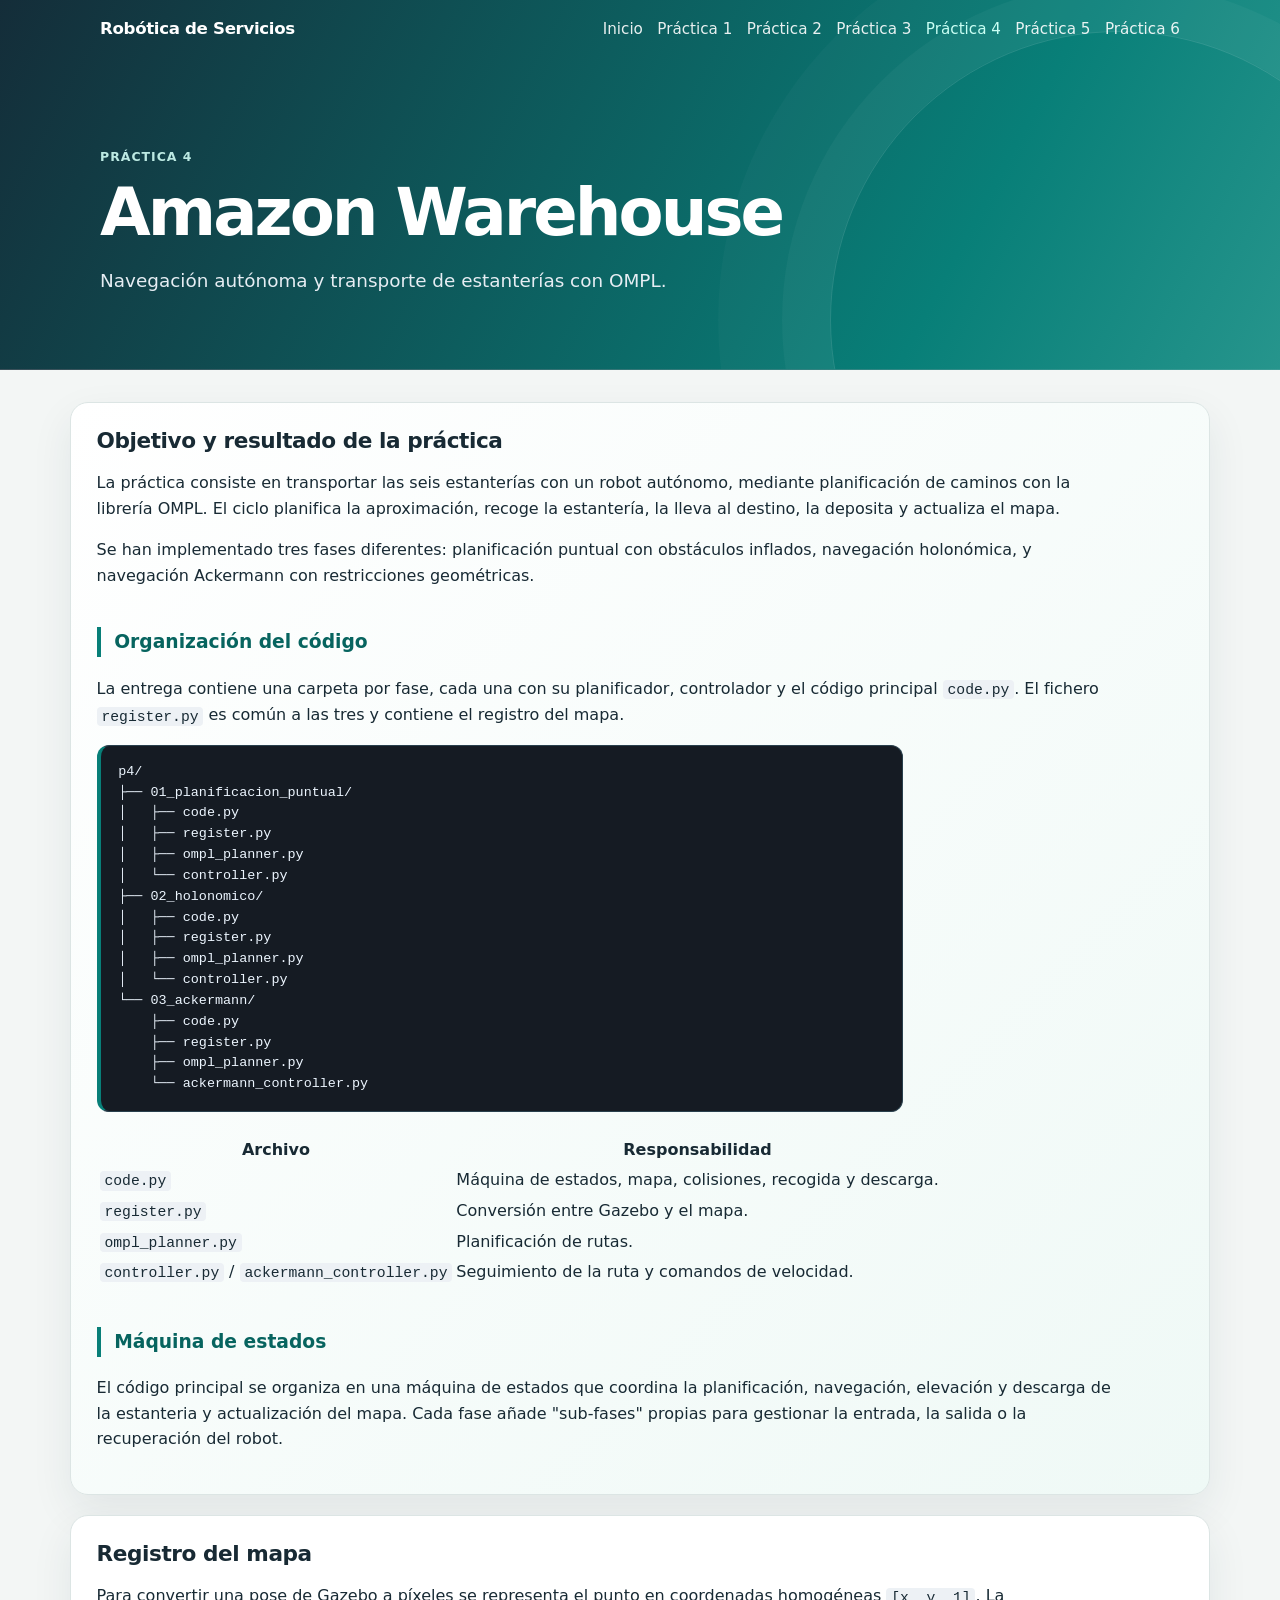
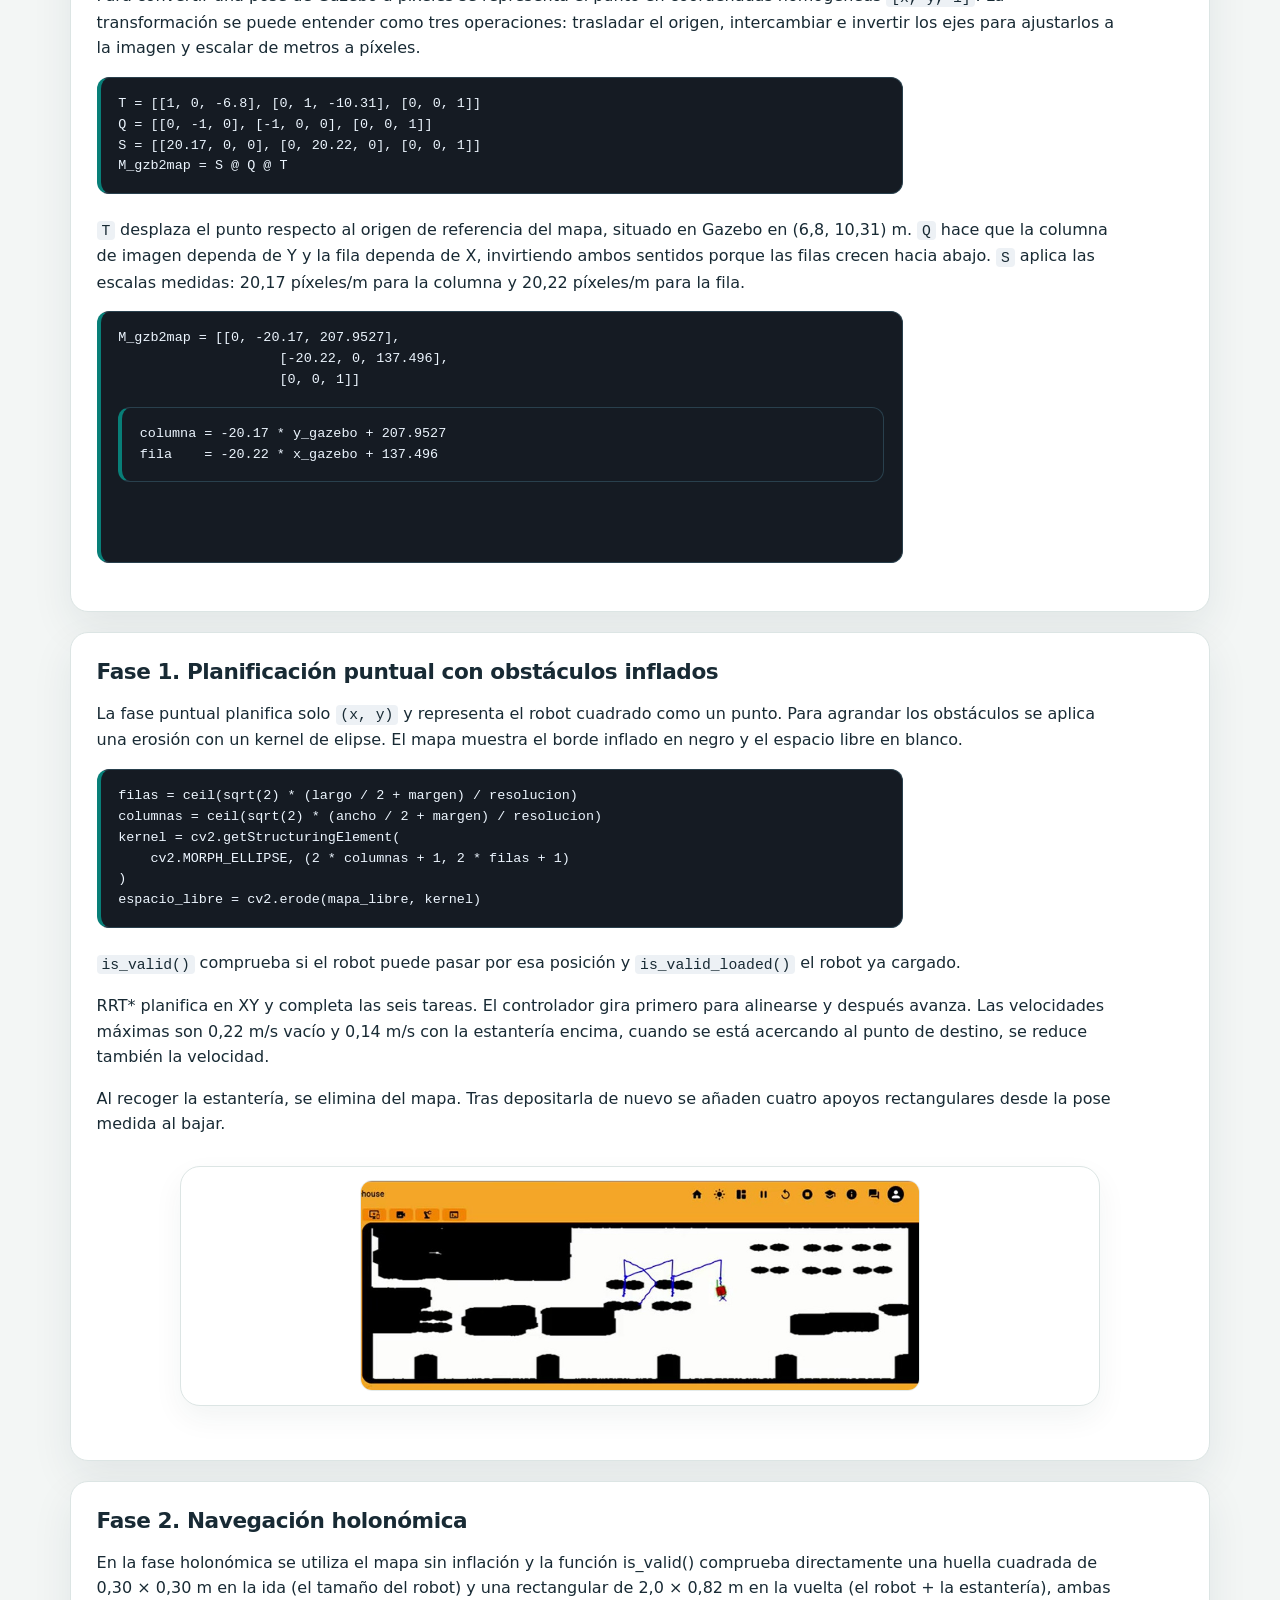
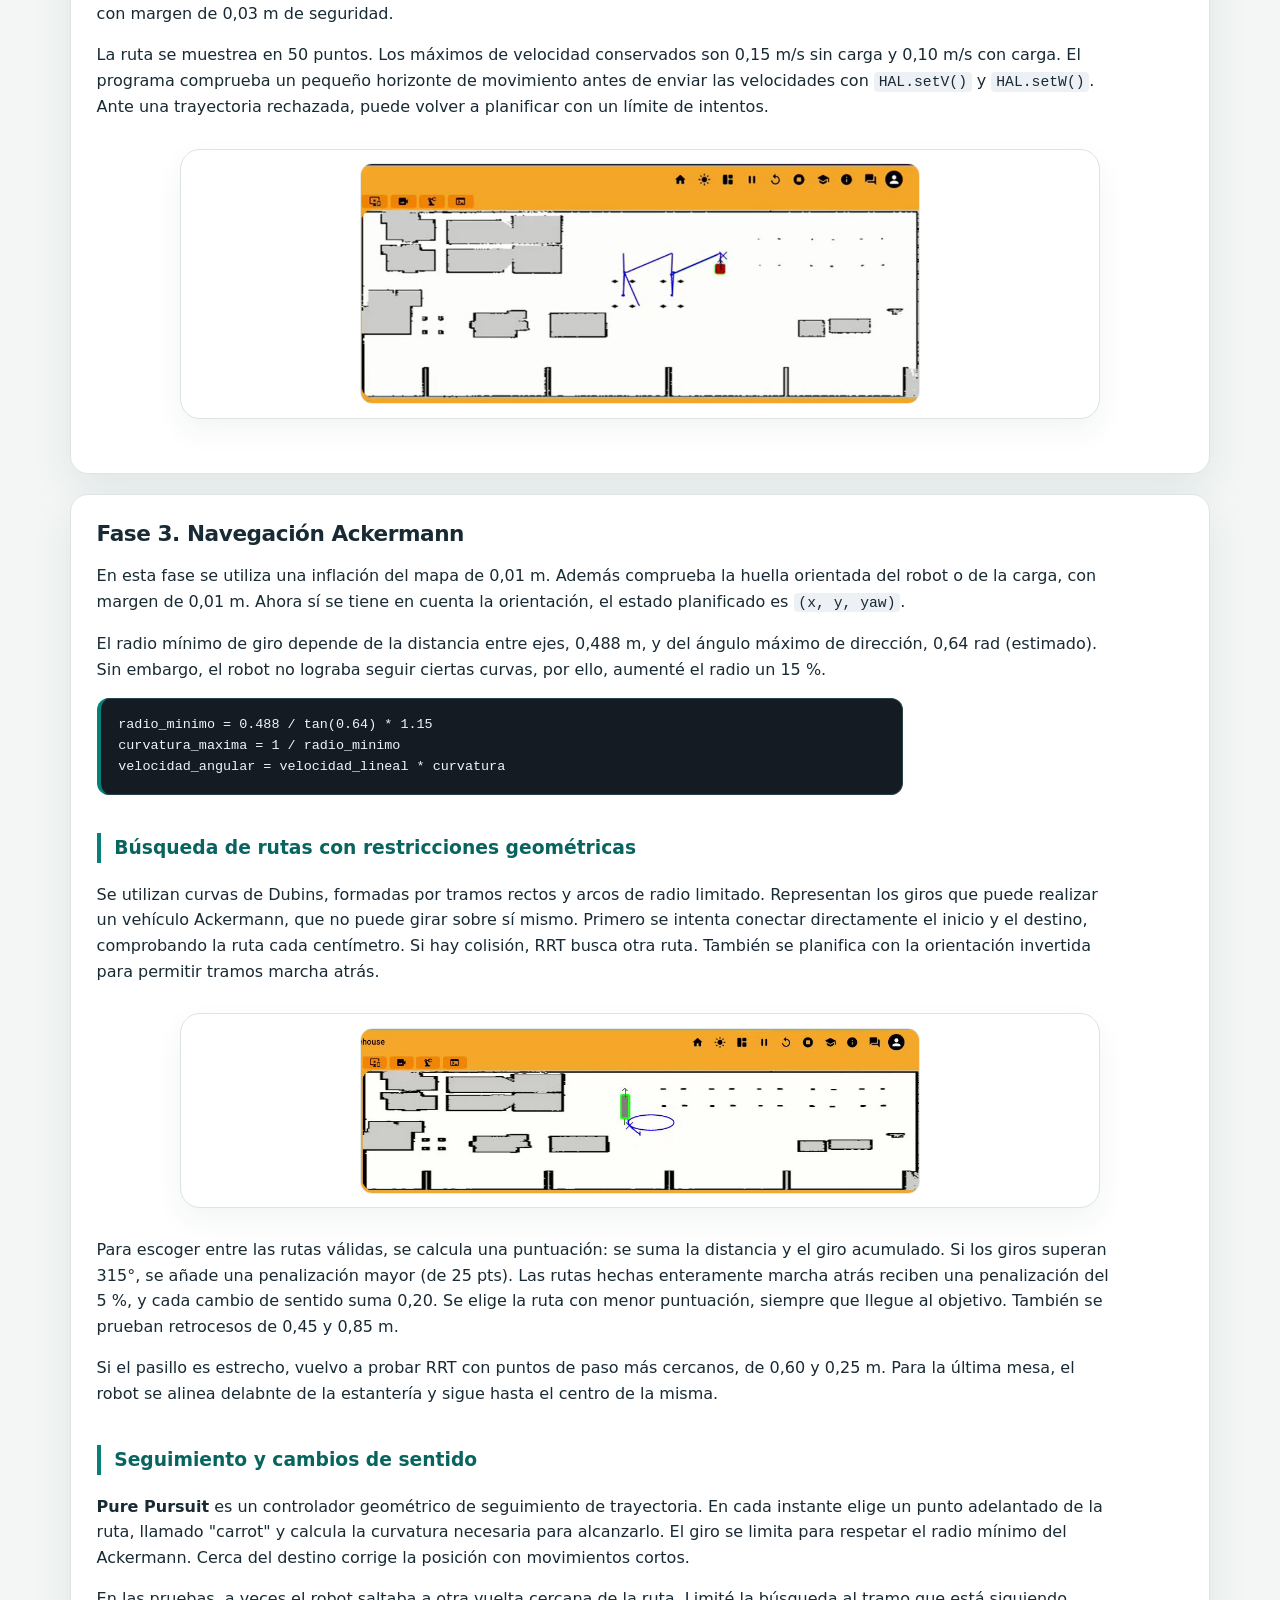
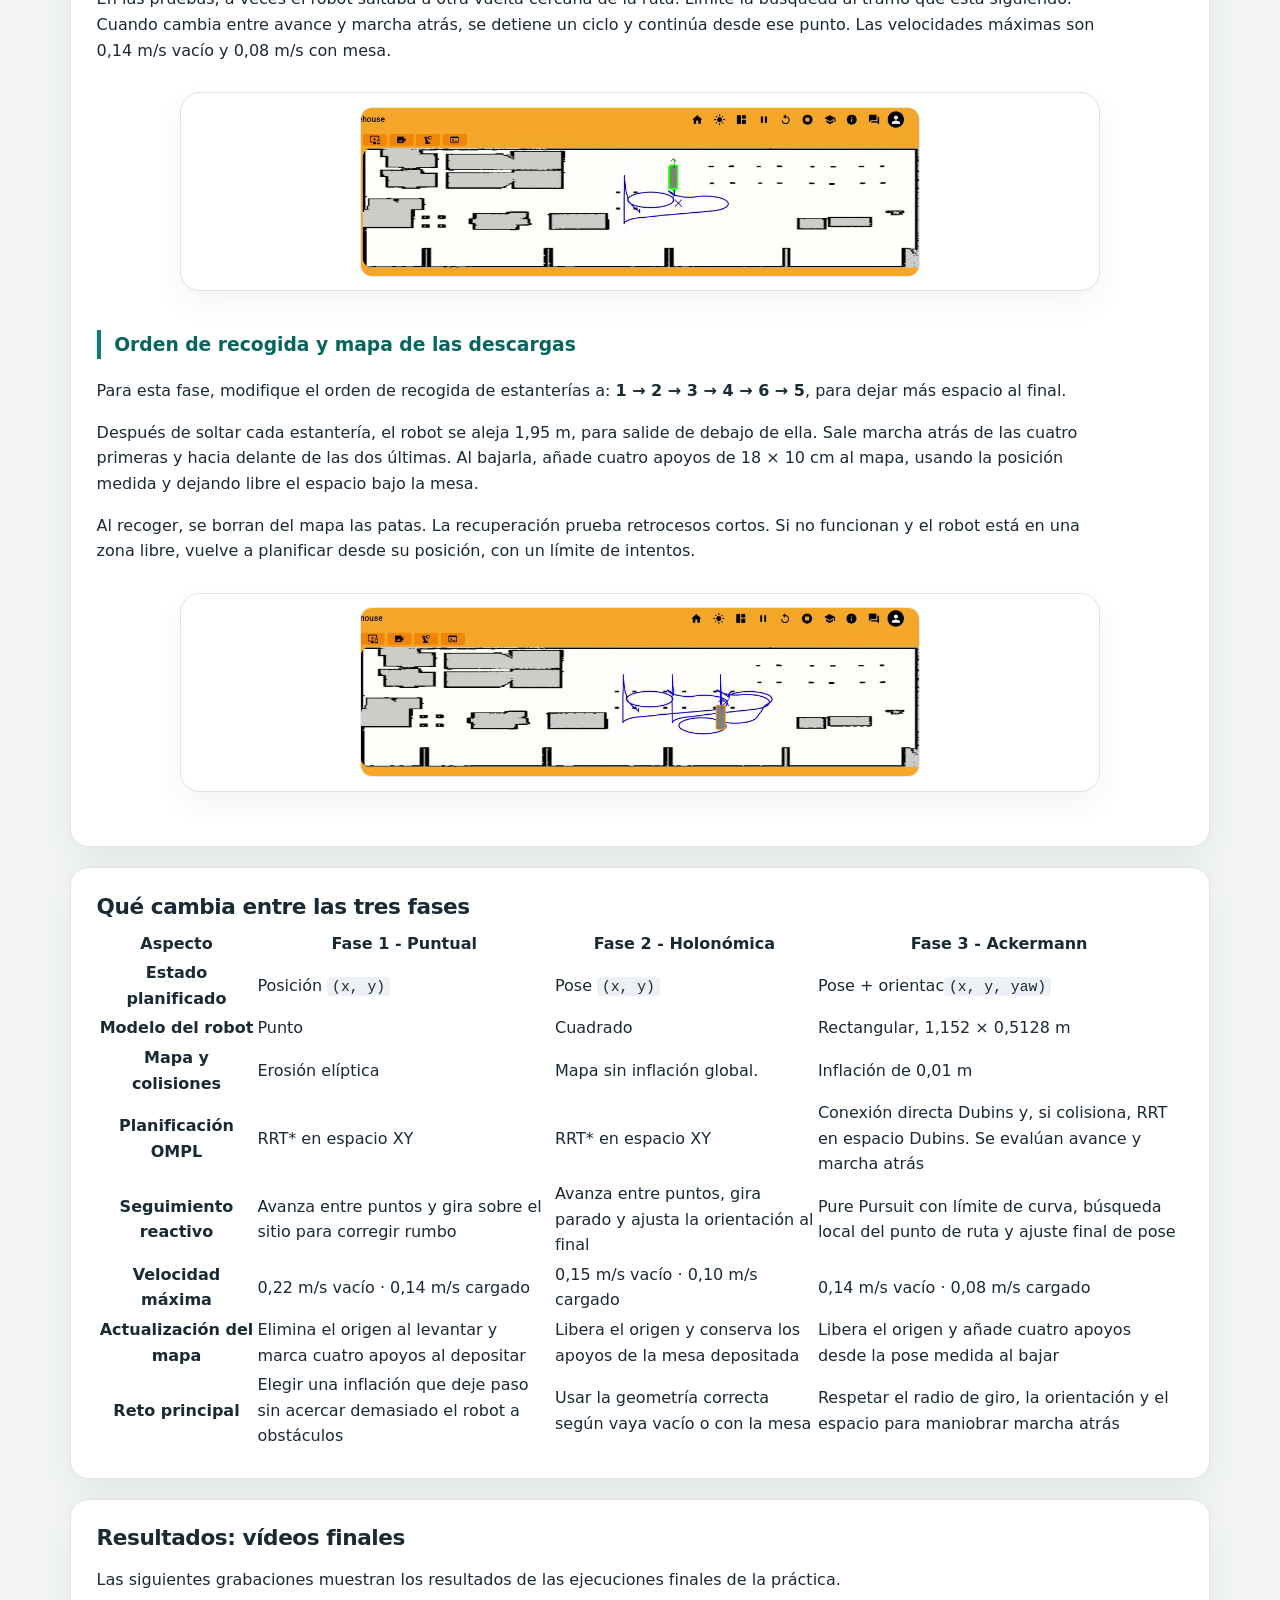
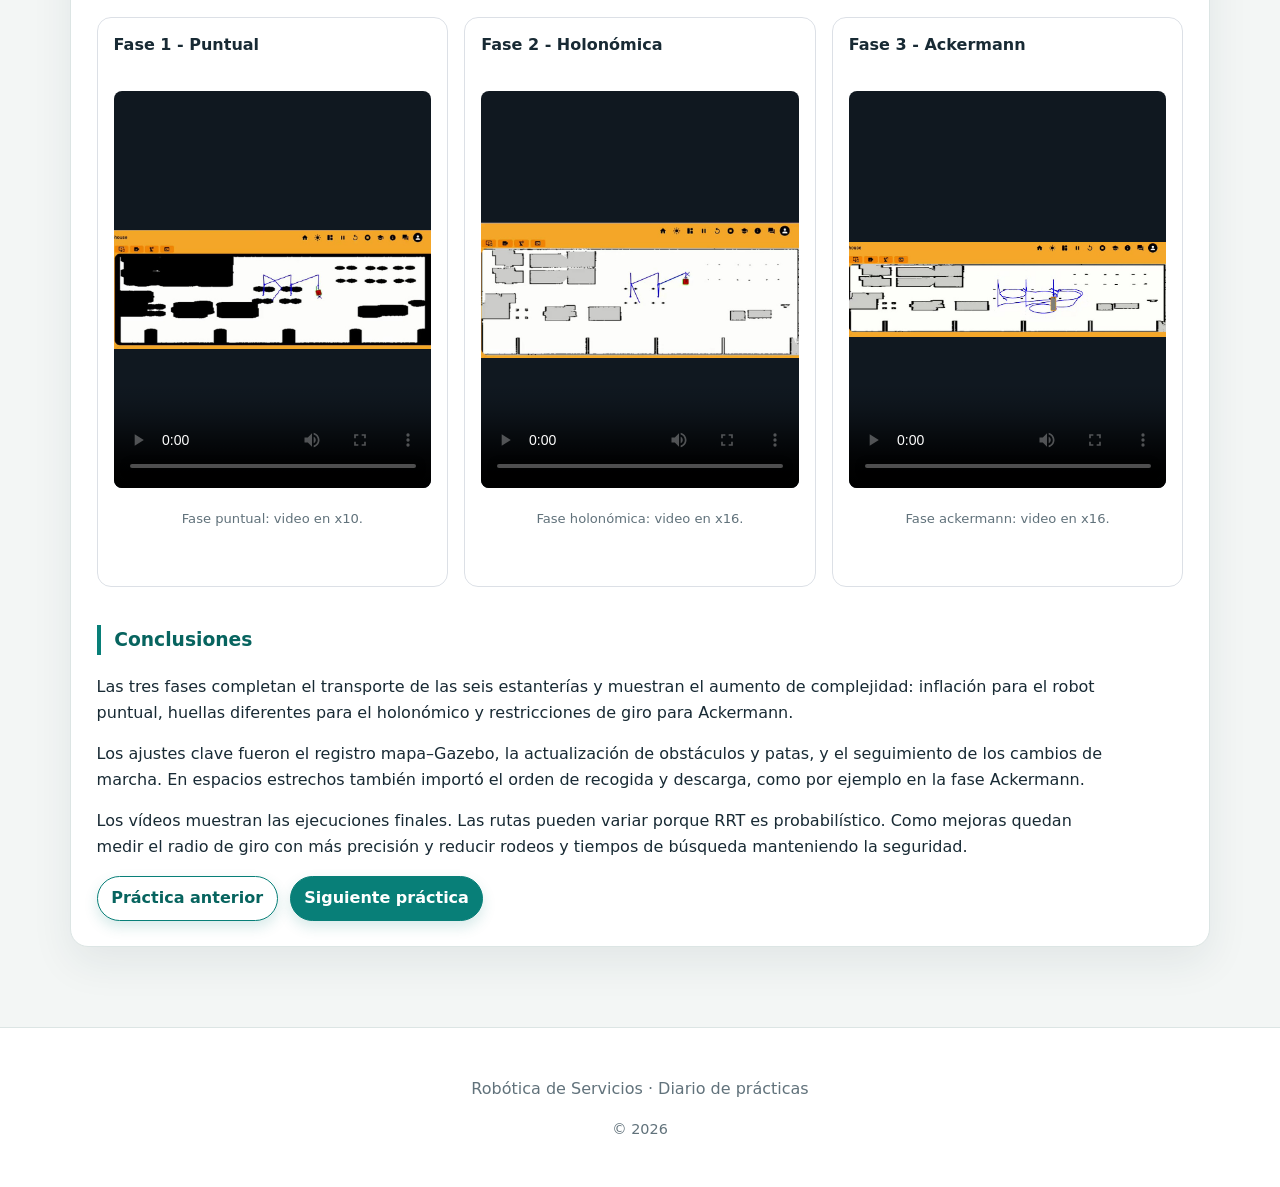
<file: practica-4.html>
<!doctype html>
<html lang="es">
<head>
  <meta charset="utf-8">
  <meta name="viewport" content="width=device-width, initial-scale=1">
  <meta name="description" content="Transporte autónomo de seis estanterías en Warehouse-1 con OMPL, pilotaje reactivo basado en posición y tres modelos de navegación.">
  <title>Práctica 4 · Warehouse-1 | Robótica de Servicios</title>
  <link rel="stylesheet" href="styles.css">
  <link rel="stylesheet" href="docs/p4/practica-4.css">
  <script src="script.js" defer></script>
</head>
<body>
  <header class="practice-header">
    <div class="nav">
      <a class="brand" href="index.html">Robótica de Servicios</a>
      <button class="menu-button" type="button" aria-expanded="false" aria-controls="site-nav">
        <span>Menú</span>
      </button>
      <nav id="site-nav" aria-label="Navegación principal">
        <a href="index.html">Inicio</a>
        <a href="practica-1.html">Práctica 1</a>
        <a href="practica-2.html">Práctica 2</a>
        <a href="practica-3.html">Práctica 3</a>
        <a href="practica-4.html" aria-current="page">Práctica 4</a>
        <a href="practica-5.html">Práctica 5</a>
        <a href="practica-6.html">Práctica 6</a>
      </nav>
    </div>

    <section class="practice-hero">
      <p>Práctica 4</p>
      <h1>Amazon Warehouse</h1>
      <p class="subtitle">
        Navegación autónoma y transporte de estanterías con OMPL.
      </p>
    </section>
  </header>

  <main class="practice-main">
    <section class="practice-content">
      <article class="content-panel" id="objetivo">
        <h2>Objetivo y resultado de la práctica</h2>
<p>La práctica consiste en transportar las seis estanterías con un robot autónomo, mediante planificación de caminos con la librería OMPL.
  El ciclo planifica la aproximación, recoge la estantería, la lleva al destino, la deposita y actualiza el mapa.</p>
<p>Se han implementado tres fases diferentes: planificación puntual con obstáculos inflados, navegación holonómica, y navegación Ackermann con restricciones geométricas. 
<h3>Organización del código</h3>
<p>La entrega contiene una carpeta por fase, cada una con su planificador, controlador y el código principal <code>code.py</code>. El fichero <code>register.py</code> es común a las tres y contiene el registro del mapa.</p>
<pre class="code-block"><code>p4/
├── 01_planificacion_puntual/
│   ├── code.py
│   ├── register.py
│   ├── ompl_planner.py
│   └── controller.py
├── 02_holonomico/
│   ├── code.py
│   ├── register.py
│   ├── ompl_planner.py
│   └── controller.py
└── 03_ackermann/
    ├── code.py
    ├── register.py
    ├── ompl_planner.py
    └── ackermann_controller.py</code></pre>
<div class="table-wrapper"><table><thead><tr><th>Archivo</th><th>Responsabilidad</th></tr>
</thead><tbody><tr><td><code>code.py</code></td><td>Máquina de estados, mapa, colisiones, recogida y descarga.</td></tr>
<tr><td><code>register.py</code></td><td>Conversión entre Gazebo y el mapa.</td></tr><tr><td><code>ompl_planner.py</code></td><td>Planificación de rutas.</td></tr>
<tr><td><code>controller.py</code> / <code>ackermann_controller.py</code></td><td>Seguimiento de la ruta y comandos de velocidad.</td></tr></tbody></table></div>
<h3>Máquina de estados</h3>
<p>El código principal se organiza en una máquina de estados que coordina la planificación, navegación, elevación y descarga de la estanteria y actualización del mapa.
  Cada fase añade "sub-fases" propias para gestionar la entrada, la salida o la recuperación del robot.</p>
</article>

<article class="content-panel" id="registro-mapa">
  <h2>Registro del mapa</h2>
<p>Para convertir una pose de Gazebo a píxeles se representa el punto en coordenadas homogéneas <code>[x, y, 1]</code>. La transformación se puede entender como tres operaciones: trasladar el origen, intercambiar e invertir los ejes para ajustarlos a la imagen y escalar de metros a píxeles.</p>
<pre class="code-block"><code>T = [[1, 0, -6.8], [0, 1, -10.31], [0, 0, 1]]
Q = [[0, -1, 0], [-1, 0, 0], [0, 0, 1]]
S = [[20.17, 0, 0], [0, 20.22, 0], [0, 0, 1]]
M_gzb2map = S @ Q @ T</code></pre>
<p><code>T</code> desplaza el punto respecto al origen de referencia del mapa, situado en Gazebo en (6,8, 10,31) m. <code>Q</code> hace que la columna de imagen dependa de Y y la fila dependa de X, invirtiendo ambos sentidos porque las filas crecen hacia abajo. <code>S</code> aplica las escalas medidas: 20,17 píxeles/m para la columna y 20,22 píxeles/m para la fila.</p>
<pre class="code-block"><code>M_gzb2map = [[0, -20.17, 207.9527],
                    [-20.22, 0, 137.496],
                    [0, 0, 1]]</code><M_gzb2map/pre>
<pre class="code-block"><code>columna = -20.17 * y_gazebo + 207.9527
fila    = -20.22 * x_gazebo + 137.496</code></pre>

</article>


<article class="content-panel" id="puntual">
<h2>Fase 1. Planificación puntual con obstáculos inflados</h2>
<p>La fase puntual planifica solo <code>(x, y)</code> y representa el robot cuadrado como un punto. 
Para agrandar los obstáculos se aplica una erosión con un kernel de elipse. El mapa muestra el borde inflado en negro y el espacio libre en blanco.</p>
<pre class="code-block"><code>filas = ceil(sqrt(2) * (largo / 2 + margen) / resolucion)
columnas = ceil(sqrt(2) * (ancho / 2 + margen) / resolucion)
kernel = cv2.getStructuringElement(
    cv2.MORPH_ELLIPSE, (2 * columnas + 1, 2 * filas + 1)
)
espacio_libre = cv2.erode(mapa_libre, kernel)</code></pre>
<p><code>is_valid()</code> comprueba si el robot puede pasar por esa posición y <code>is_valid_loaded()</code> el robot ya cargado.</p>
<p>RRT* planifica en XY y completa las seis tareas. El controlador gira primero para alinearse
  y después avanza. Las velocidades máximas son 0,22 m/s vacío y 0,14 m/s con la estantería encima, cuando se 
  está acercando al punto de destino, se reduce también la velocidad.</p>
<p>Al recoger la estantería, se elimina del mapa. Tras depositarla de nuevo se añaden cuatro
  apoyos rectangulares desde la pose medida al bajar.</p>

      <figure class="practice-figure p4-explanation"><a href="docs/p4/captura-puntual.jpg"><img src="docs/p4/captura-puntual.jpg" alt="Captura de la fase puntual: se aprecia la ampliación de obstáculos y el transporte de mesas." loading="lazy" style="width:100%height:auto"></a></figure>
</article>

      <article class="content-panel" id="holonomico">
        <h2>Fase 2. Navegación holonómica</h2>
<p>En la fase holonómica se utiliza el mapa sin inflación y la función is_valid() comprueba 
  directamente una huella cuadrada de 0,30 × 0,30 m en la ida (el tamaño del robot) y una 
  rectangular de 2,0 × 0,82 m en la vuelta (el robot + la estantería), ambas con margen de
  0,03 m de seguridad.</p>
<p>La ruta se muestrea en 50 puntos. Los máximos de velocidad conservados son 0,15 m/s sin carga y 0,10 m/s con carga. El programa comprueba un pequeño horizonte de movimiento antes de enviar las velocidades con <code>HAL.setV()</code> y <code>HAL.setW()</code>. Ante una trayectoria rechazada, puede volver a planificar con un límite de intentos.</p>

<figure class="practice-figure p4-explanation"><a href="docs/p4/captura-holonomico.jpg"><img src="docs/p4/captura-holonomico.jpg" alt="Captura de la fase holonómica durante la recogida y actualización del mapa." loading="lazy" style="width:100%height:auto"></a></figure>

</article>

<article class="content-panel" id="ackermann">
<h2>Fase 3. Navegación Ackermann</h2>
<p>En esta fase se utiliza una inflación del mapa de 0,01 m. Además comprueba la huella orientada del robot o de la carga, con margen de 0,01 m. Ahora sí se tiene en cuenta la orientación, el estado planificado es <code>(x, y, yaw)</code>.</p>
<p>El radio mínimo de giro depende de la distancia entre ejes, 0,488 m, y del ángulo máximo de dirección, 0,64 rad (estimado). Sin embargo, el robot no lograba seguir ciertas curvas, por ello, aumenté el radio un 15 %.</p>
<pre class="code-block"><code>radio_minimo = 0.488 / tan(0.64) * 1.15
curvatura_maxima = 1 / radio_minimo
velocidad_angular = velocidad_lineal * curvatura</code></pre>
<h3>Búsqueda de rutas con restricciones geométricas</h3>
<p>Se utilizan curvas de Dubins, formadas por tramos rectos y arcos de radio limitado. Representan los giros que puede realizar un vehículo Ackermann, que no puede girar sobre sí mismo. Primero se intenta conectar directamente el inicio y el destino, comprobando la ruta cada centímetro. Si hay colisión, RRT busca otra ruta. También se planifica con la orientación invertida para permitir tramos marcha atrás.</p>
<figure class="practice-figure p4-explanation"><a href="docs/p4/captura-dubins.jpg"><img src="docs/p4/captura-dubins.jpg" alt="Captura del vídeo Ackermann durante la planificación y ejecución de una ruta con curvas limitadas." loading="lazy" style="width:100%height:auto"></a></figure>
<p>Para escoger entre las rutas válidas, se calcula una puntuación: se suma la distancia y el giro acumulado. Si los giros superan 315°, se añade una penalización mayor (de 25 pts). Las rutas hechas enteramente marcha atrás reciben una penalización del 5 %, y cada cambio de sentido suma 0,20. Se elige la ruta con menor puntuación, siempre que llegue al objetivo. También se prueban retrocesos de 0,45 y 0,85 m.</p>
<p>Si el pasillo es estrecho, vuelvo a probar RRT con puntos de paso más cercanos, de 0,60 y 0,25 m. Para la última mesa, el robot se alinea delabnte de la estantería y sigue hasta el centro de la misma.</p>
<h3>Seguimiento y cambios de sentido</h3>
<p><strong>Pure Pursuit</strong> es un controlador geométrico de seguimiento de trayectoria. En cada instante elige un punto adelantado de la ruta, llamado "carrot" y calcula la curvatura necesaria para alcanzarlo. El giro se limita para respetar el radio mínimo del Ackermann. Cerca del destino corrige la posición con movimientos cortos.</p>
<p>En las pruebas, a veces el robot saltaba a otra vuelta cercana de la ruta. Limité la búsqueda al tramo que está siguiendo. Cuando cambia entre avance y marcha atrás, se detiene un ciclo y continúa desde ese punto. Las velocidades máximas son 0,14 m/s vacío y 0,08 m/s con mesa.</p>
<figure class="practice-figure p4-explanation"><a href="docs/p4/captura-pure-pursuit.jpg"><img src="docs/p4/captura-pure-pursuit.jpg" alt="Captura del seguimiento Ackermann con el robot siguiendo una trayectoria y las trazas de error y curvatura." loading="lazy" style="width:100%height:auto"></a></figure>
<h3>Orden de recogida y mapa de las descargas</h3>
<p>Para esta fase, modifique el orden de recogida de estanterías a: <strong>1 → 2 → 3 → 4 → 6 → 5</strong>, para dejar más espacio al final.</p>
<p>Después de soltar cada estantería, el robot se aleja 1,95 m, para salide de debajo de ella. Sale marcha atrás de las cuatro primeras y hacia delante de las dos últimas. Al bajarla, añade cuatro apoyos de 18 × 10 cm al mapa, usando la posición medida y dejando libre el espacio bajo la mesa.</p>
<p>Al recoger, se borran del mapa las patas. La recuperación prueba retrocesos cortos. Si no funcionan y el robot está en una zona libre, vuelve a planificar desde su posición, con un límite de intentos.</p>

<figure class="practice-figure p4-explanation"><a href="docs/p4/captura-ackermann.jpg"><img src="docs/p4/captura-ackermann.jpg" alt="Captura de Ackermann durante una descarga, con las trayectorias y mesas ya transportadas." loading="lazy" style="width:100%height:auto"></a></figure>
</article>

      <article class="content-panel" id="comparacion">
        <h2>Qué cambia entre las tres fases</h2>
<div class="table-wrapper">
<table>
  <thead>
    <tr><th>Aspecto</th><th>Fase 1 - Puntual</th><th>Fase 2 - Holonómica</th><th>Fase 3 - Ackermann</th></tr>
  </thead>
  <tbody>
    <tr><th scope="row">Estado planificado</th><td>Posición <code>(x, y)</code></td><td>Pose <code>(x, y)</code></td><td>Pose + orientac<code>(x, y, yaw)</code></td></tr>
    <tr><th scope="row">Modelo del robot</th><td>Punto</td><td>Cuadrado</td><td>Rectangular, 1,152 × 0,5128 m</td></tr>
    <tr><th scope="row">Mapa y colisiones</th><td>Erosión elíptica</td><td>Mapa sin inflación global.</td><td>Inflación de 0,01 m</td></tr>
    <tr><th scope="row">Planificación OMPL</th><td>RRT* en espacio XY</td><td>RRT* en espacio XY</td><td>Conexión directa Dubins y, si colisiona, RRT en espacio Dubins. Se evalúan avance y marcha atrás</td></tr>
    <tr><th scope="row">Seguimiento reactivo</th><td>Avanza entre puntos y gira sobre el sitio para corregir rumbo</td><td>Avanza entre puntos, gira parado y ajusta la orientación al final</td><td>Pure Pursuit con límite de curva, búsqueda local del punto de ruta y ajuste final de pose</td></tr>
    <tr><th scope="row">Velocidad máxima</th><td>0,22 m/s vacío · 0,14 m/s cargado</td><td>0,15 m/s vacío · 0,10 m/s cargado</td><td>0,14 m/s vacío · 0,08 m/s cargado</td></tr>
    <tr><th scope="row">Actualización del mapa</th><td>Elimina el origen al levantar y marca cuatro apoyos al depositar</td><td>Libera el origen y conserva los apoyos de la mesa depositada</td><td>Libera el origen y añade cuatro apoyos desde la pose medida al bajar</td></tr>
    <tr><th scope="row">Reto principal</th><td>Elegir una inflación que deje paso sin acercar demasiado el robot a obstáculos</td><td>Usar la geometría correcta según vaya vacío o con la mesa</td><td>Respetar el radio de giro, la orientación y el espacio para maniobrar marcha atrás</td></tr>
  </tbody>
</table>
</div>
</article>

<article class="content-panel" id="conclusiones">
<h2>Resultados: vídeos finales</h2>

<p>Las siguientes grabaciones muestran los resultados de las ejecuciones finales de la práctica.</p>
<div class="p4-video-grid">
<div class="p4-video-card"><h4>Fase 1 - Puntual</h4><figure class="practice-figure"><video poster="docs/p4/captura-puntual.jpg" controls preload="metadata" style="width:100%height:auto" aria-label="Ejecución de la fase puntual: mapa inflado y transporte de las seis mesas."><source src="docs/p4/p4_puntual.mp4" type="video/mp4">Tu navegador no permite reproducir este vídeo. <a href="docs/p4/p4_puntual.mp4">Abrir vídeo</a>.</video><figcaption>Fase puntual: video en x10.</figcaption></figure></div>
<div class="p4-video-card"><h4>Fase 2 - Holonómica</h4><figure class="practice-figure"><video poster="docs/p4/captura-holonomico.jpg" controls preload="metadata" style="width:100%height:auto" aria-label="Ejecución final de la fase holonómica."><source src="docs/p4/p4_holomic_finished.mp4" type="video/mp4">Tu navegador no permite reproducir este vídeo. <a href="docs/p4/p4_holomic_finished.mp4">Abrir vídeo</a>.</video><figcaption>Fase holonómica: video en x16.</figcaption></figure></div>
<div class="p4-video-card"><h4>Fase 3 - Ackermann</h4><figure class="practice-figure"><video poster="docs/p4/captura-ackermann.jpg" controls preload="metadata" style="width:100%height:auto" aria-label="Ejecución de la fase Ackermann con restricciones geométricas."><source src="docs/p4/p4_ackermann.mp4" type="video/mp4">Tu navegador no permite reproducir este vídeo. <a href="docs/p4/p4_ackermann.mp4">Abrir vídeo</a>.</video><figcaption>Fase ackermann: video en x16.</figcaption></figure></div>
</div>
<h3>Conclusiones</h3>

<p>Las tres fases completan el transporte de las seis estanterías y muestran el aumento de complejidad: inflación para el robot puntual, huellas diferentes para el holonómico y restricciones de giro para Ackermann.</p>
<p>Los ajustes clave fueron el registro mapa–Gazebo, la actualización de obstáculos y patas, y el seguimiento de los cambios de marcha. En espacios estrechos también importó el orden de recogida y descarga, como por ejemplo en la fase Ackermann.</p>
<p>Los vídeos muestran las ejecuciones finales. Las rutas pueden variar porque RRT es probabilístico. Como mejoras quedan medir el radio de giro con más precisión y reducir rodeos y tiempos de búsqueda manteniendo la seguridad.</p>
<div class="practice-nav"><a class="button secondary" href="practica-3.html">Práctica anterior</a><a class="button" href="practica-5.html">Siguiente práctica</a></div>
      </article>
    </section>
  </main>

  <footer>
    <p>Robótica de Servicios · Diario de prácticas</p>
    <p class="footer-small">© <span data-year></span></p>
  </footer>
</body>
</html>
</file>
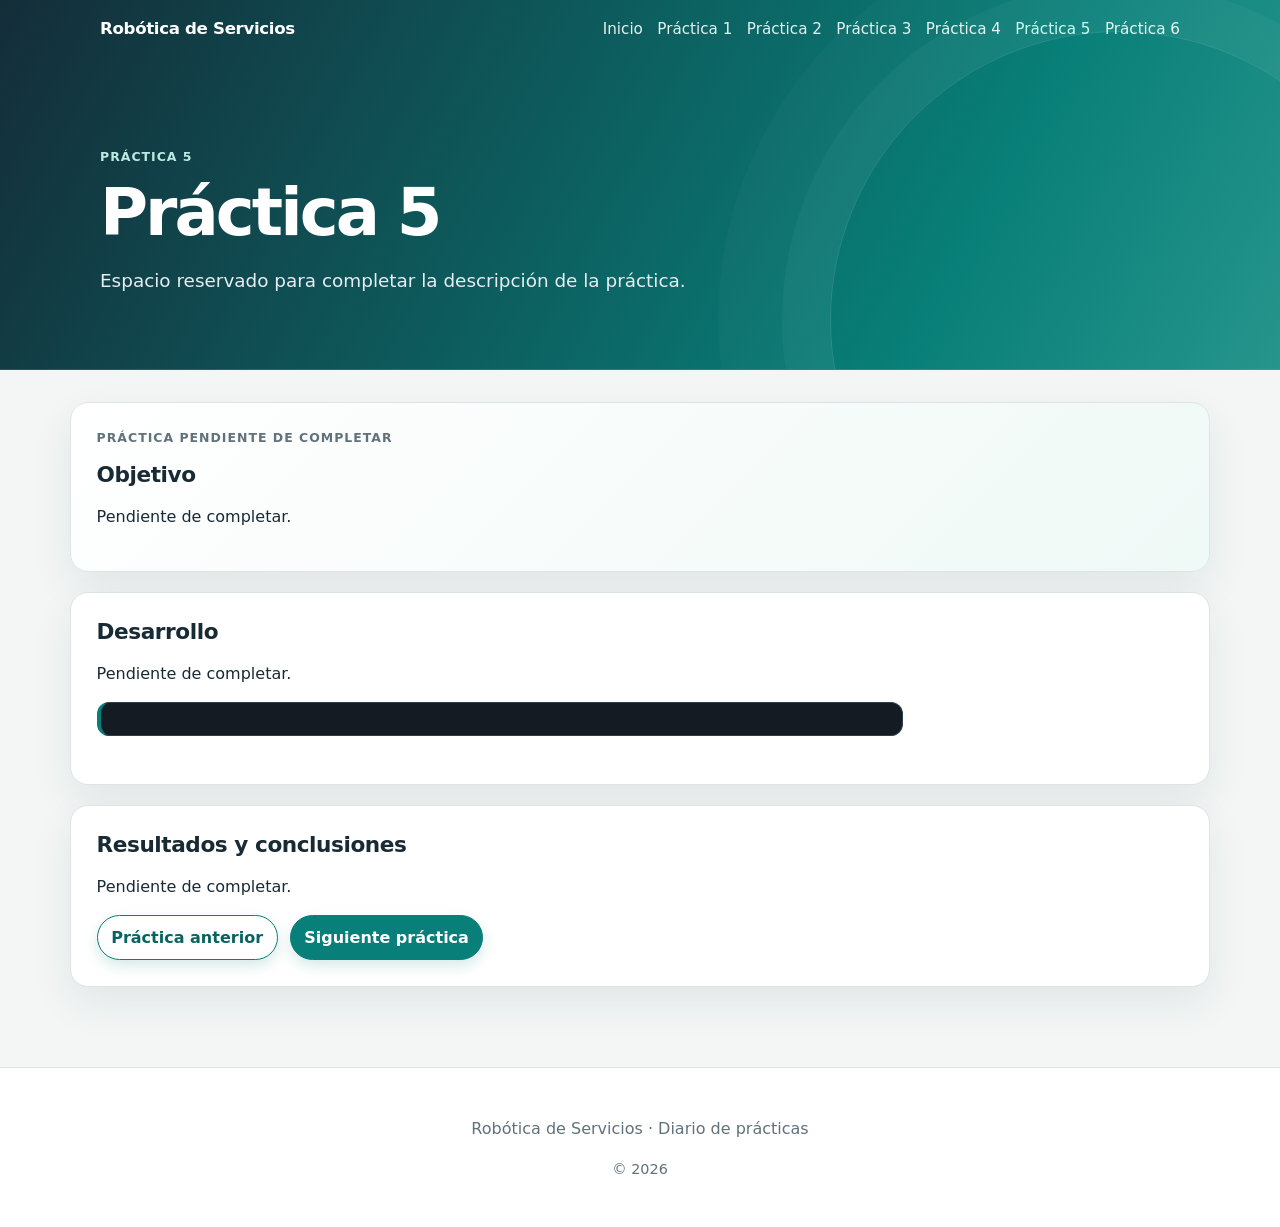
<file: practica-5.html>
<!doctype html>
<html lang="es">
<head>
  <meta charset="utf-8">
  <meta name="viewport" content="width=device-width, initial-scale=1">
  <meta name="description" content="Práctica 5 de Robótica de Servicios.">
  <title>Práctica 5 | Robótica de Servicios</title>
  <link rel="stylesheet" href="styles.css">
  <script src="script.js" defer></script>
</head>
<body>
  <header class="practice-header">
    <div class="nav">
      <a class="brand" href="index.html">Robótica de Servicios</a>
      <button class="menu-button" type="button" aria-expanded="false" aria-controls="site-nav">
        <span>Menú</span>
      </button>
      <nav id="site-nav" aria-label="Navegación principal">
        <a href="index.html">Inicio</a>
        <a href="practica-1.html">Práctica 1</a>
        <a href="practica-2.html">Práctica 2</a>
        <a href="practica-3.html">Práctica 3</a>
        <a href="practica-4.html">Práctica 4</a>
        <a href="practica-5.html">Práctica 5</a>
        <a href="practica-6.html">Práctica 6</a>
      </nav>
    </div>

    <section class="practice-hero">
      <p>Práctica 5</p>
      <h1>Práctica 5</h1>
      <p class="subtitle">
        Espacio reservado para completar la descripción de la práctica.
      </p>
    </section>
  </header>

  <main class="practice-main">
    <section class="practice-content">
      <article class="content-panel">
        <div class="meta">
          <span>Práctica pendiente de completar</span>
        </div>
        <h2>Objetivo</h2>
        <p>
          Pendiente de completar.
        </p>
      </article>

      <article class="content-panel">
        <h2>Desarrollo</h2>
        <p>
          Pendiente de completar.
        </p>
        <pre class="code-block"><code></code></pre>
      </article>

      <article class="content-panel">
        <h2>Resultados y conclusiones</h2>
        <p>
          Pendiente de completar.
        </p>
        <div class="practice-nav">
          <a class="button secondary" href="practica-4.html">Práctica anterior</a>
          <a class="button" href="practica-6.html">Siguiente práctica</a>
        </div>
      </article>
    </section>
  </main>

  <footer>
    <p>Robótica de Servicios · Diario de prácticas</p>
    <p class="footer-small">© <span data-year></span></p>
  </footer>
</body>
</html>
</file>
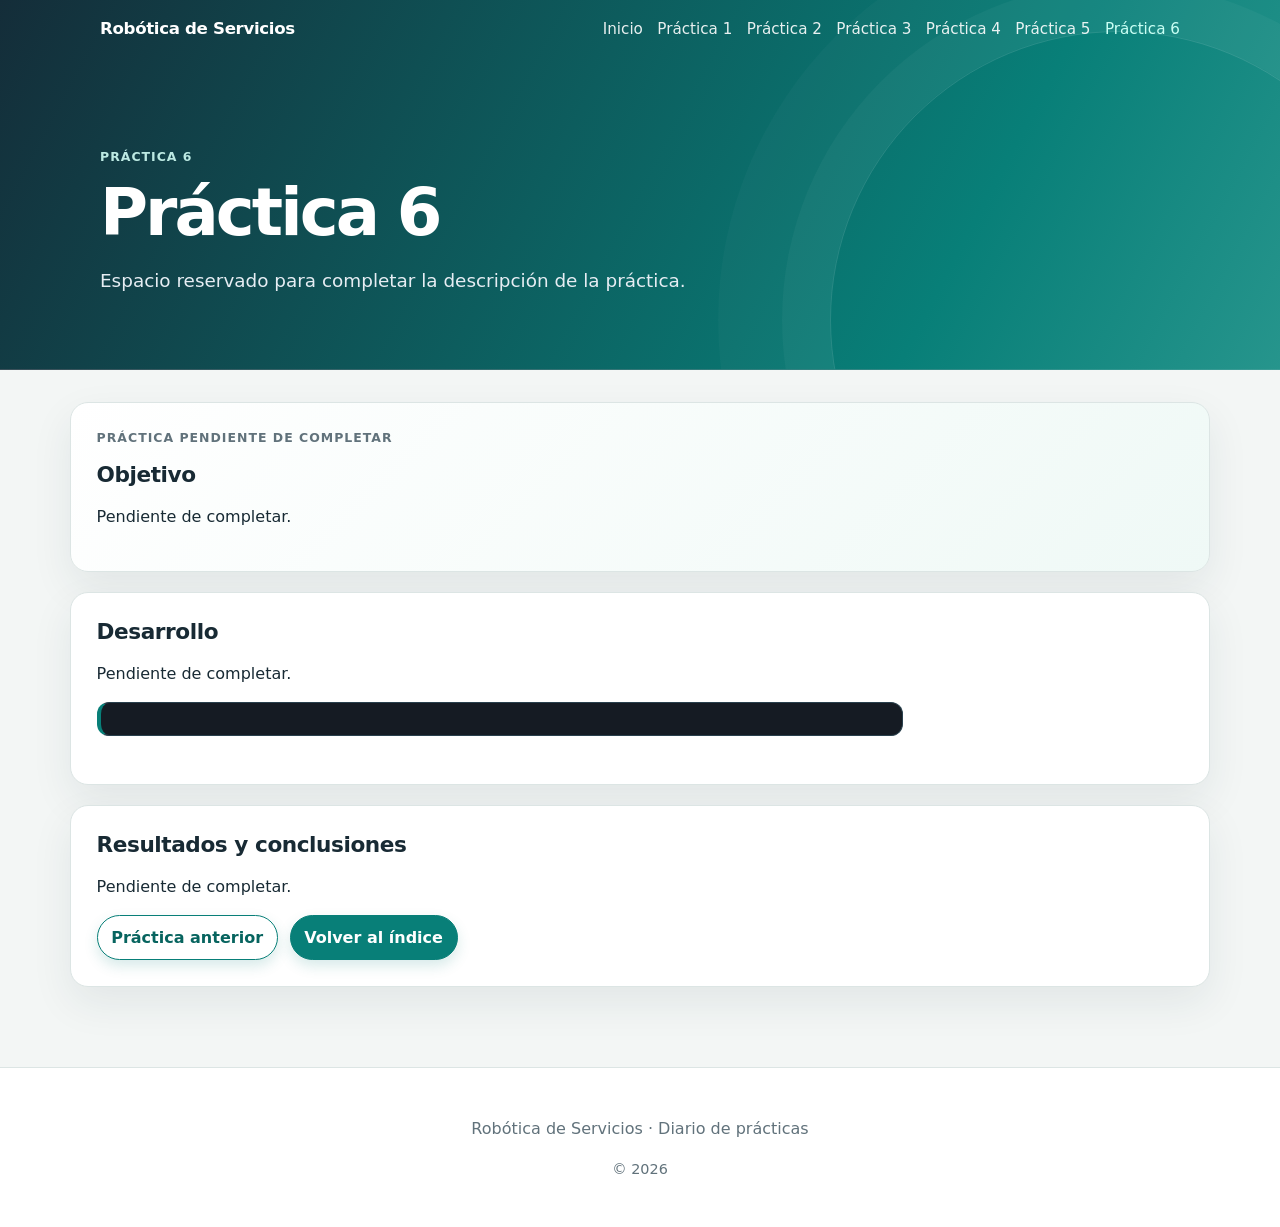
<file: practica-6.html>
<!doctype html>
<html lang="es">
<head>
  <meta charset="utf-8">
  <meta name="viewport" content="width=device-width, initial-scale=1">
  <meta name="description" content="Práctica 6 de Robótica de Servicios.">
  <title>Práctica 6 | Robótica de Servicios</title>
  <link rel="stylesheet" href="styles.css">
  <script src="script.js" defer></script>
</head>
<body>
  <header class="practice-header">
    <div class="nav">
      <a class="brand" href="index.html">Robótica de Servicios</a>
      <button class="menu-button" type="button" aria-expanded="false" aria-controls="site-nav">
        <span>Menú</span>
      </button>
      <nav id="site-nav" aria-label="Navegación principal">
        <a href="index.html">Inicio</a>
        <a href="practica-1.html">Práctica 1</a>
        <a href="practica-2.html">Práctica 2</a>
        <a href="practica-3.html">Práctica 3</a>
        <a href="practica-4.html">Práctica 4</a>
        <a href="practica-5.html">Práctica 5</a>
        <a href="practica-6.html">Práctica 6</a>
      </nav>
    </div>

    <section class="practice-hero">
      <p>Práctica 6</p>
      <h1>Práctica 6</h1>
      <p class="subtitle">
        Espacio reservado para completar la descripción de la práctica.
      </p>
    </section>
  </header>

  <main class="practice-main">
    <section class="practice-content">
      <article class="content-panel">
        <div class="meta">
          <span>Práctica pendiente de completar</span>
        </div>
        <h2>Objetivo</h2>
        <p>
          Pendiente de completar.
        </p>
      </article>

      <article class="content-panel">
        <h2>Desarrollo</h2>
        <p>
          Pendiente de completar.
        </p>
        <pre class="code-block"><code></code></pre>
      </article>

      <article class="content-panel">
        <h2>Resultados y conclusiones</h2>
        <p>
          Pendiente de completar.
        </p>
        <div class="practice-nav">
          <a class="button secondary" href="practica-5.html">Práctica anterior</a>
          <a class="button" href="index.html#practicas">Volver al índice</a>
        </div>
      </article>
    </section>
  </main>

  <footer>
    <p>Robótica de Servicios · Diario de prácticas</p>
    <p class="footer-small">© <span data-year></span></p>
  </footer>
</body>
</html>
</file>
<file: styles.css>
:root {
  color-scheme: light;
  --bg: #f3f6f5;
  --ink: #182a34;
  --muted: #61727b;
  --line: #dce5e4;
  --panel: #ffffff;
  --accent: #087f78;
  --accent-dark: #07645f;
  --mint: #bce9e2;
  --coral: #e87962;
  --shadow: 0 16px 42px rgba(23, 54, 61, 0.08);
  --radius: 18px;
  font-family: Inter, ui-sans-serif, system-ui, -apple-system, BlinkMacSystemFont, "Segoe UI", sans-serif;
}

* {
  box-sizing: border-box;
}

html {
  scroll-behavior: smooth;
}

body {
  margin: 0;
  background: var(--bg);
  color: var(--ink);
  line-height: 1.6;
  font-size: 16px;
}

a {
  color: var(--accent-dark);
  text-decoration-thickness: 2px;
  text-underline-offset: 3px;
}

a:focus-visible,
button:focus-visible {
  outline: 3px solid #e87962;
  outline-offset: 3px;
}

.site-header,
.practice-header {
  position: relative;
  overflow: hidden;
  border-bottom: 1px solid rgba(255, 255, 255, 0.16);
  background: linear-gradient(118deg, #142d39 0%, #087f78 74%, #43aaa0 125%);
  color: #fff;
}

.practice-header {
  background: linear-gradient(118deg, #142d39 0%, #087f78 74%, #43aaa0 125%);
}

.site-header::after,
.practice-header::after {
  position: absolute;
  right: -8rem;
  bottom: -15rem;
  width: 36rem;
  height: 36rem;
  border: 1px solid rgba(255, 255, 255, 0.13);
  border-radius: 50%;
  box-shadow: 0 0 0 3rem rgba(255, 255, 255, 0.035), 0 0 0 7rem rgba(255, 255, 255, 0.025);
  content: "";
  pointer-events: none;
}

.nav {
  position: relative;
  z-index: 1;
  display: flex;
  align-items: center;
  justify-content: space-between;
  gap: 1rem;
  max-width: 1120px;
  margin: 0 auto;
  padding: 1rem 1.25rem;
}

.brand {
  color: #fff;
  font-weight: 800;
  letter-spacing: -0.02em;
  text-decoration: none;
  font-size: 1.04rem;
}

nav {
  display: flex;
  flex-wrap: wrap;
  gap: 0.9rem;
  font-size: 0.95rem;
}

nav a {
  color: #fff;
  text-decoration: none;
  opacity: 0.9;
  transition: color 160ms ease, opacity 160ms ease;
}

nav a:hover,
nav a.is-active {
  opacity: 1;
  text-decoration: none;
  color: #c9fff4;
}

.menu-button {
  display: none;
  min-height: 2.35rem;
  padding: 0.45rem 0.75rem;
  border: 1px solid rgba(255, 255, 255, 0.5);
  border-radius: 6px;
  background: rgba(255, 255, 255, 0.12);
  color: #fff;
  font: inherit;
  font-weight: 800;
}


.hero,
.practice-hero {
  position: relative;
  z-index: 1;
  max-width: 1120px;
  margin: 0 auto;
  padding: 5.5rem 1.25rem 6.5rem;
}

.practice-hero {
  padding-bottom: 4.5rem;
}

.hero p:first-child,
.practice-hero p:first-child {
  margin: 0 0 0.75rem;
  color: #bce9e2;
  font-size: 0.78rem;
  font-weight: 700;
  letter-spacing: 0.08em;
  text-transform: uppercase;
}

h1 {
  max-width: 850px;
  margin: 0;
  font-size: clamp(2.25rem, 7vw, 5.2rem);
  line-height: 1.02;
  letter-spacing: -0.045em;
  text-wrap: balance;
}

.practice-hero h1 {
  font-size: clamp(2rem, 6vw, 4.1rem);
}

.subtitle {
  max-width: 700px;
  margin: 1.25rem 0 0;
  color: #e6edf3;
  font-size: 1.15rem;
  line-height: 1.7;
}

.hero-actions {
  display: flex;
  align-items: center;
  flex-wrap: wrap;
  gap: 1.2rem;
  margin-top: 1.8rem;
}

.hero-button {
  border-color: #bce9e2;
  background: #bce9e2;
  color: #123c43;
  box-shadow: none;
}

.hero-button:hover {
  border-color: #d8fff6;
  background: #d8fff6;
  color: #123c43;
  box-shadow: none;
}

.hero-link {
  color: #e6f7f4;
  font-weight: 700;
  text-decoration: none;
}

.hero-link:hover {
  color: #fff;
  text-decoration: underline;
  text-underline-offset: 4px;
}

main {
  max-width: 1180px;
  margin: 2rem auto 0;
  padding: 0 1.25rem 5rem;
}

.practice-main {
  margin-top: 2rem;
}

.layout {
  display: grid;
  grid-template-columns: minmax(0, 2fr) minmax(260px, 0.8fr);
  gap: 1.75rem;
  align-items: start;
}

.post-list,
aside,
.practice-content {
  display: grid;
  gap: 1.25rem;
}

article,
.side-panel,
.content-panel {
  background: var(--panel);
  border: 1px solid var(--line);
  border-radius: var(--radius);
  box-shadow: var(--shadow);
}

article,
.content-panel,
.side-panel {
  transition: border-color 180ms ease, box-shadow 180ms ease, transform 180ms ease;
}

article:hover,
.side-panel:hover,
.content-panel:hover {
  border-color: #bfd7d3;
  box-shadow: 0 20px 48px rgba(23, 54, 61, 0.11);
}

article,
.content-panel {
  padding: clamp(1.25rem, 2vw, 2rem);
}

article h2,
.side-panel h2,
.content-panel h2 {
  margin: 0 0 0.5rem;
  line-height: 1.2;
}

article h2,
.content-panel h2 {
  font-size: 1.35rem;
}

.meta {
  display: flex;
  flex-wrap: wrap;
  gap: 0.5rem;
  margin-bottom: 0.85rem;
  color: var(--muted);
  font-size: 0.78rem;
  font-weight: 750;
  letter-spacing: 0.08em;
  text-transform: uppercase;
}

.tag {
  display: inline-flex;
  align-items: center;
  min-height: 1.7rem;
  padding: 0.15rem 0.55rem;
  border: 1px solid #b7deda;
  border-radius: 999px;
  color: var(--accent-dark);
  background: #eaf8f5;
  font-size: 0.82rem;
  font-weight: 700;
}

.post-actions,
.practice-nav {
  display: flex;
  flex-wrap: wrap;
  gap: 0.75rem;
  margin-top: 1rem;
}

.button {
  display: inline-flex;
  align-items: center;
  justify-content: center;
  min-height: 2.5rem;
  padding: 0.55rem 0.85rem;
  border: 1px solid var(--accent);
  border-radius: 999px;
  box-shadow: 0 6px 14px rgba(8, 127, 120, 0.16);
  transition: transform 160ms ease, box-shadow 160ms ease, background 160ms ease;
  background: var(--accent);
  color: #fff;
  font-weight: 800;
  text-decoration: none;
}

.button:hover {
  background: var(--accent-dark);
  transform: translateY(-1px);
  box-shadow: 0 9px 18px rgba(8, 127, 120, 0.2);
}

.button.secondary {
  background: var(--panel);
  color: var(--accent-dark);
}

.button.secondary:hover {
  background: #ecfffd;
}

.practice-grid {
  display: grid;
  grid-template-columns: repeat(3, minmax(0, 1fr));
  gap: 0.8rem;
  margin-top: 1rem;
}

.practice-facts {
  display: grid;
  grid-template-columns: repeat(4, minmax(0, 1fr));
  gap: 0.65rem;
  margin: 1.5rem 0 1rem;
}

.practice-facts div {
  display: grid;
  gap: 0.15rem;
  padding: 0.8rem;
  border: 1px solid #d7e7e3;
  border-radius: 13px;
  background: rgba(255, 255, 255, 0.78);
}

.practice-facts strong {
  color: var(--accent-dark);
  font-size: 1.18rem;
  letter-spacing: -0.02em;
}

.practice-facts span {
  color: var(--muted);
  font-size: 0.78rem;
  line-height: 1.35;
}

.section-index {
  display: flex;
  flex-wrap: wrap;
  gap: 0.55rem;
  margin-top: 1.2rem;
}

.section-index a {
  padding: 0.42rem 0.75rem;
  border: 1px solid var(--line);
  border-radius: 999px;
  background: #fff;
  color: var(--accent-dark);
  font-size: 0.82rem;
  font-weight: 700;
  text-decoration: none;
}

.section-index a:hover {
  border-color: #9dcfc7;
  background: #eff9f6;
}

.practice-card {
  display: grid;
  gap: 0.35rem;
  min-height: 8rem;
  padding: 0.9rem;
  border: 1px solid var(--line);
  border-radius: 14px;
  background: linear-gradient(145deg, #fff, #f5faf8);
  color: var(--ink);
  text-decoration: none;
}

.practice-card:hover {
  border-color: var(--accent);
  transform: translateY(-2px);
  box-shadow: 0 12px 25px rgba(23, 54, 61, 0.09);
}

.practice-card span {
  color: var(--muted);
  font-size: 0.93rem;
}

.side-panel {
  padding: 1rem;
}

.side-panel h2 {
  font-size: 1rem;
}

.side-panel ul,
.content-panel ul,
.content-panel ol {
  margin: 0.65rem 0 0;
  padding-left: 1.2rem;
}

.status {
  display: grid;
  gap: 0.65rem;
  margin-top: 0.65rem;
}

.status div {
  display: flex;
  justify-content: space-between;
  gap: 1rem;
  padding-bottom: 0.5rem;
  border-bottom: 1px solid var(--line);
}

.status div:last-child {
  border-bottom: 0;
  padding-bottom: 0;
}

.note {
  border-left: 4px solid var(--warn);
  padding: 0.75rem 0.85rem;
  background: #fff5ef;
  color: #533313;
}

.technical-note {
  margin: 1.25rem 0;
  padding: 1rem 1.1rem;
  border: 1px solid #c4e4de;
  border-radius: 14px;
  background: #eff9f6;
  color: #285354;
}

.technical-note strong {
  color: var(--accent-dark);
}

.state-convention > p {
  margin: 0.35rem 0 0.5rem;
}

.state-convention > ul {
  margin-top: 0.35rem;
}

.state-convention > .practice-figure {
  margin: 1rem 0 0;
  padding: 0;
  border: 0;
  border-radius: 0;
  background: transparent;
  box-shadow: none;
}

.source-note {
  margin-top: 1.5rem;
  padding-top: 0.85rem;
  border-top: 1px solid var(--line);
  color: var(--muted);
  font-size: 0.88rem;
}

.result-highlight {
  display: flex;
  align-items: center;
  gap: 1rem;
  margin: 1.5rem 0;
  padding: 1rem 1.15rem;
  border: 1px solid #f1c9bf;
  border-radius: 16px;
  background: #fff6f2;
}

.result-highlight .metric {
  color: #d96752;
  font-size: 2.35rem;
  font-weight: 850;
  line-height: 1;
}

.result-highlight div {
  display: grid;
  gap: 0.15rem;
}

.result-highlight span:last-child {
  color: var(--muted);
  font-size: 0.92rem;
}

.code-block {
  overflow-x: auto;
  max-width: 100ch;
  margin: 1rem 0 1.4rem;
  padding: 1rem 1.1rem;
  border: 1px solid #29404d;
  border-left: 4px solid var(--accent);
  border-radius: 12px;
  background: #151b23;
  color: #edf6ff;
  font-size: 0.84rem;
  line-height: 1.55;
}

.code-block code {
  font: inherit;
  white-space: pre;
}

.practice-figure {
  margin: 2.5rem auto;
  padding: 0.85rem;
  border: 1px solid var(--line);
  border-radius: 20px;
  background: #fff;
  text-align: center;
  box-shadow: 0 12px 30px rgba(23, 54, 61, 0.055);
}

.practice-figure img {
  width: 100%;
  max-width: 560px;
  height: auto;
  display: block;
  margin: 0 auto;
  border: 1px solid #e5ebea;
  border-radius: 14px;
  background: #fff;
  object-fit: contain;
}

.practice-figure img[src$="map_points.png"] {
  width: 100%;
  max-width: 600px;
  height: auto;
  aspect-ratio: auto;
  object-fit: contain;
}

.practice-figure figcaption {
  margin-top: 0.6rem;
  max-width: 78ch;
  margin-right: auto;
  margin-left: auto;
  font-size: 0.88rem;
  line-height: 1.45;
  color: var(--muted);
}

.content-panel h3 {
  margin-top: 2.4rem;
  padding-left: 0.85rem;
  border-left: 4px solid var(--accent);
  color: var(--accent-dark);
}

.content-panel p,
.content-panel li {
  max-width: 100ch;
}

.practice-content > .content-panel:first-child {
  background: linear-gradient(135deg, #fff, #eff9f6);
}

.content-panel > h2 {
  letter-spacing: -0.02em;
}

.content-panel li + li {
  margin-top: 0.45rem;
}

.content-panel > figure img {
  aspect-ratio: auto;
}

.results-table {
  display: flex;
  justify-content: center;
}

.results-table th,
.results-table td {
  padding-inline: 1rem;
}

.video-container {
  width: 100%;
  max-width: 820px;
  margin: 1.5rem auto 2rem;
  overflow: hidden;
  border-radius: 12px;
  background: #000;
}

.video-container video {
  width: 100%;
  height: auto;
  display: block;
}

footer {
  border-top: 1px solid var(--line);
  padding: 2rem 1.25rem;
  color: var(--muted);
  text-align: center;
  background: #fff;
}

.footer-small {
  margin-top: 0.35rem;
  font-size: 0.9rem;
}

code {
  padding: 0.1rem 0.3rem;
  border-radius: 4px;
  background: #edf1f5;
  font-family: "SFMono-Regular", Consolas, "Liberation Mono", monospace;
  font-size: 0.92em;
}

pre code {
  padding: 0;
  background: transparent;
  color: inherit;
}

@media (max-width: 860px) {
  .practice-grid {
    grid-template-columns: 1fr;
  }

  .practice-facts {
    grid-template-columns: repeat(2, minmax(0, 1fr));
  }
}

@media (max-width: 780px) {
  .nav {
    align-items: stretch;
    flex-direction: column;
  }

  .menu-button {
    display: inline-flex;
    align-items: center;
    justify-content: center;
    align-self: flex-start;
  }
  nav {
    display: none;
    flex-direction: column;
    gap: 0.6rem;
    padding-top: 0.35rem;
  }

  nav.is-open {
    display: flex;
  }

  .hero,
  .practice-hero {
    padding-top: 3.5rem;
    padding-bottom: 5rem;
  }

  .hero-actions {
    align-items: flex-start;
    flex-direction: column;
    gap: 1rem;
  }

  .layout {
    grid-template-columns: 1fr;
  }

  main {
    margin-top: 1.5rem;
  }
}

@media (prefers-reduced-motion: reduce) {
  *,
  *::before,
  *::after {
    scroll-behavior: auto !important;
    transition-duration: 0.01ms !important;
  }
}

/* Práctica 3: fotografías y diario de las pruebas de aparcamiento. */
.autoparking-page {
  background: #f2f5f3;
}
.autoparking-page .practice-hero {
  padding-top: clamp(2.5rem, 5vw, 4.5rem);
  padding-bottom: 2.5rem;
}
.autoparking-page .practice-hero h1 {
  font-size: clamp(3rem, 8vw, 6rem);
}
.autoparking-page .practice-hero .subtitle {
  max-width: 38ch;
  font-size: clamp(1.1rem, 2.5vw, 1.5rem);
  line-height: 1.5;
}
.autoparking-page .p3-hero-actions {
  display: flex;
  flex-wrap: wrap;
  align-items: center;
  gap: 1.5rem;
  margin-top: 1.5rem;
}
.autoparking-page .p3-hero-actions > a:not(.button) {
  color: #e6f8f3;
}
.autoparking-page .p3-hero-actions .button {
  background: #bce9e2;
  color: #123d3b;
  border-color: #bce9e2;
}
.autoparking-page .p3-cover {
  margin: 2.5rem 0 0;
}
.autoparking-page .p3-cover img {
  display: block;
  width: 100%;
  height: auto;
  max-height: 365px;
  object-fit: cover;
  border: 1px solid #ffffff40;
  border-radius: 18px;
  box-shadow: 0 20px 45px #102a3930;
}
.autoparking-page .p3-cover figcaption {
  margin-top: .65rem;
  color: #d1e9e5;
  font-size: .85rem;
}
.autoparking-page .practice-content {
  gap: 1.6rem;
}
.autoparking-page .content-panel {
  padding: clamp(1.25rem, 4vw, 3rem);
  overflow: hidden;
}
.autoparking-page .content-panel h2 {
  font-size: clamp(1.4rem, 3vw, 1.9rem);
  line-height: 1.25;
  max-width: 35ch;
  margin-bottom: 1.1rem;
}
.autoparking-page .content-panel p,
.autoparking-page .content-panel li {
  line-height: 1.8;
}
.autoparking-page .content-panel[id],
.autoparking-page section[id] {
  scroll-margin-top: 1.5rem;
}
.autoparking-page .p3-eyebrow {
  display: block;
  color: var(--accent-dark);
  font-size: .74rem;
  font-weight: 800;
  letter-spacing: .1em;
  text-transform: uppercase;
  margin: 0 0 .7rem;
}
.autoparking-page .p3-facts {
  display: grid;
  grid-template-columns: repeat(3, minmax(0, 1fr));
  gap: 1px;
  margin: 2rem 0;
  background: #d6e6df;
  border: 1px solid #d6e6df;
  border-radius: 14px;
  overflow: hidden;
}
.autoparking-page .p3-facts > div {
  display: grid;
  gap: .35rem;
  padding: 1.25rem;
  background: #f4faf7;
}
.autoparking-page .p3-facts strong {
  font-size: 2.2rem;
  line-height: 1;
  color: var(--accent-dark);
  letter-spacing: -.05em;
}
.autoparking-page .p3-facts small {
  font-size: 1.1rem;
}
.autoparking-page .p3-facts span {
  font-size: .85rem;
  color: var(--muted);
}
.autoparking-page .p3-toc {
  display: block;
  margin-top: 1rem;
}
.autoparking-page .p3-toc ul {
  display: grid;
  grid-template-columns: repeat(2, minmax(0, 1fr));
  gap: .45rem 1.4rem;
  padding: 0;
  margin: 0;
  list-style: none;
}
.autoparking-page .p3-toc li + li {
  margin: 0;
}
.autoparking-page .p3-toc a {
  display: block;
  color: var(--accent-dark);
  opacity: 1;
  padding: .55rem 0;
  border-bottom: 1px solid var(--line);
}
.autoparking-page .p3-toc a:hover {
  color: #182a34;
  text-decoration: underline;
}
.autoparking-page .table-wrapper {
  max-width: 100%;
  overflow-x: auto;
  margin: 1.4rem 0;
  border: 1px solid var(--line);
  border-radius: 12px;
}
.autoparking-page table {
  width: 100%;
  border-collapse: collapse;
  font-size: .91rem;
}
.autoparking-page th,
.autoparking-page td {
  padding: .85rem 1rem;
  text-align: left;
  border-bottom: 1px solid var(--line);
  vertical-align: top;
}
.autoparking-page th {
  background: #eef6f2;
  color: #07645f;
}
.autoparking-page tr:last-child td {
  border-bottom: 0;
}
.autoparking-page caption {
  padding: .8rem 1rem;
  text-align: left;
  font-size: .82rem;
  color: var(--muted);
}
.autoparking-page .p3-photo {
  margin: 1.8rem 0;
}
.autoparking-page .p3-photo img {
  display: block;
  width: 100%;
  height: auto;
  border-radius: 12px;
  border: 1px solid var(--line);
}
.autoparking-page figcaption {
  margin-top: .75rem;
  color: var(--muted);
  font-size: .85rem;
  line-height: 1.65;
}
.autoparking-page .p3-split {
  display: grid;
  grid-template-columns: minmax(0, .85fr) minmax(0, 1fr);
  align-items: center;
  gap: clamp(1.2rem, 4vw, 3rem);
  background: #f2f7f4;
  padding: 1.2rem;
  margin: 2rem 0;
  border-radius: 16px;
}
.autoparking-page .p3-split img {
  display: block;
  width: 100%;
  height: auto;
  border-radius: 10px;
}
.autoparking-page .p3-split figcaption {
  font-size: 1rem;
  color: #435b62;
}
.autoparking-page .p3-split strong {
  display: block;
  margin-bottom: .75rem;
  font-size: 1.5rem;
  color: var(--ink);
  line-height: 1.3;
}
.autoparking-page .p3-phase-gallery {
  display: grid;
  grid-template-columns: repeat(3, minmax(0, 1fr));
  gap: 1rem;
  margin: 2rem 0;
}
.autoparking-page .p3-phase-gallery figure {
  margin: 0;
  overflow: hidden;
  background: #f4f8f6;
  border: 1px solid var(--line);
  border-radius: 12px;
}
.autoparking-page .p3-phase-gallery img {
  width: 100%;
  height: auto;
  display: block;
}
.autoparking-page .p3-phase-gallery figcaption {
  padding: .2rem 1rem 1rem;
}
.autoparking-page .p3-phase-gallery figcaption > span {
  color: var(--accent);
  font-weight: 800;
  font-size: .75rem;
}
.autoparking-page .p3-phase-gallery strong {
  display: block;
  font-size: 1rem;
  color: var(--ink);
  margin: .2rem 0 .35rem;
}
.autoparking-page #videos {
  background: #f9fcfa;
}
.autoparking-page .p3-video-grid,
.autoparking-page .p3-results-grid {
  display: grid;
  grid-template-columns: repeat(2, minmax(0, 1fr));
  gap: 1.5rem;
}
.autoparking-page .p3-final-gallery {
  display: flex;
  flex-direction: column;
  gap: 1.25rem;
  min-width: 0;
  margin-top: 1.5rem;
  padding: 1.2rem;
  background: #fff;
  border: 1px solid var(--line);
  border-radius: 16px;
}
.autoparking-page .p3-final-gallery h3 {
  margin: 1rem 0 .2rem;
  border: 0;
  padding: 0;
  font-size: 1.3rem;
  line-height: 1.3;
}
.autoparking-page .p3-final-gallery .p3-photo {
  margin: 0;
}
.autoparking-page .p3-results-grid {
  gap: 1.25rem;
}
.autoparking-page .p3-video-card {
  display: flex;
  flex-direction: column;
  min-width: 0;
  padding: 1.2rem;
  background: #fff;
  border: 1px solid var(--line);
  border-radius: 16px;
}
.autoparking-page .p3-video-heading {
  display: flex;
  flex-wrap: wrap;
  gap: .5rem;
  align-items: center;
  justify-content: space-between;
}
.autoparking-page .p3-tag {
  font-size: .72rem;
  color: var(--muted);
  text-transform: uppercase;
  font-weight: 800;
  letter-spacing: .08em;
}
.autoparking-page .p3-status {
  font-size: .72rem;
  padding: .2rem .6rem;
  border-radius: 100px;
  color: #166349;
  background: #e4f4ea;
  font-weight: 700;
}
.autoparking-page .p3-status-review {
  color: #895125;
  background: #fff0dd;
}
.autoparking-page .p3-video-card h3 {
  padding: 0;
  border: 0;
  font-size: 1.3rem;
  margin: 1rem 0 .2rem;
  line-height: 1.3;
}
.autoparking-page .p3-video-card > p {
  font-size: .9rem;
}
.autoparking-page .p3-video-card figure {
  margin: auto 0 0;
}
.autoparking-page .p3-video-card video {
  display: block;
  width: 100%;
  height: auto;
  aspect-ratio: 720 / 808;
  object-fit: contain;
  background: #12191e;
  border-radius: 10px;
}
.autoparking-page .p3-video-card .p3-video-note {
  border-top: 1px solid var(--line);
  padding-top: 1rem;
  margin-bottom: 0;
}
.autoparking-page .p3-takeaway {
  padding: 1.4rem;
  border-left: 3px solid var(--accent);
  background: #eaf4ef;
  border-radius: 0 10px 10px 0;
}
@media (max-width: 650px) {
  .autoparking-page .p3-facts > div {
    padding: 1rem .7rem;
  }
  .autoparking-page .p3-facts strong {
    font-size: 1.8rem;
  }
  .autoparking-page .p3-toc ul,
  .autoparking-page .p3-split,
  .autoparking-page .p3-phase-gallery,
  .autoparking-page .p3-video-grid,
  .autoparking-page .p3-results-grid {
    grid-template-columns: minmax(0, 1fr);
  }
  .autoparking-page .p3-phase-gallery {
    gap: 1.2rem;
  }
  .autoparking-page .p3-cover img {
    min-height: 180px;
    object-fit: cover;
  }
}
</file>
<file: docs/p4/practica-4.css>
.p4-video-grid{display:grid;grid-template-columns:repeat(3,minmax(0,1fr));gap:1rem;align-items:stretch;margin:1.5rem 0 2rem}.p4-video-card{display:flex;flex-direction:column;min-width:0;padding:1rem;border:1px solid rgba(128,145,164,.28);border-radius:14px;box-sizing:border-box}.p4-video-card h4{margin:0 0 .8rem;font-size:1rem;line-height:1.4;min-height:2.8em}.p4-video-card .practice-figure{display:flex;flex:1;flex-direction:column;margin:0;padding:0;border:0;box-shadow:none}.p4-video-card video{display:block;width:100%!important;height:auto!important;aspect-ratio:4/5;object-fit:contain;background:#101820;border-radius:8px;box-sizing:border-box}.p4-video-card figcaption{flex:1;min-height:5.5em;font-size:.82rem;line-height:1.5;padding-top:.7rem}.p4-explanation{max-width:920px;margin:1.8rem auto}.p4-explanation img{display:block;border-radius:12px}.p4-explanation a{display:block}@media(max-width:760px){.p4-video-grid{grid-template-columns:1fr}.p4-video-card h4{min-height:0}.p4-video-card figcaption{min-height:0}.p4-video-card video{aspect-ratio:4/5;max-height:480px}}

.p4-state-machine{width:100%;max-width:none;min-width:0;box-sizing:border-box;margin:1.8rem 0 2rem}
.p4-state-machine img{width:100%;height:auto}
.p4-state-machine a{max-width:100%}
</file>
